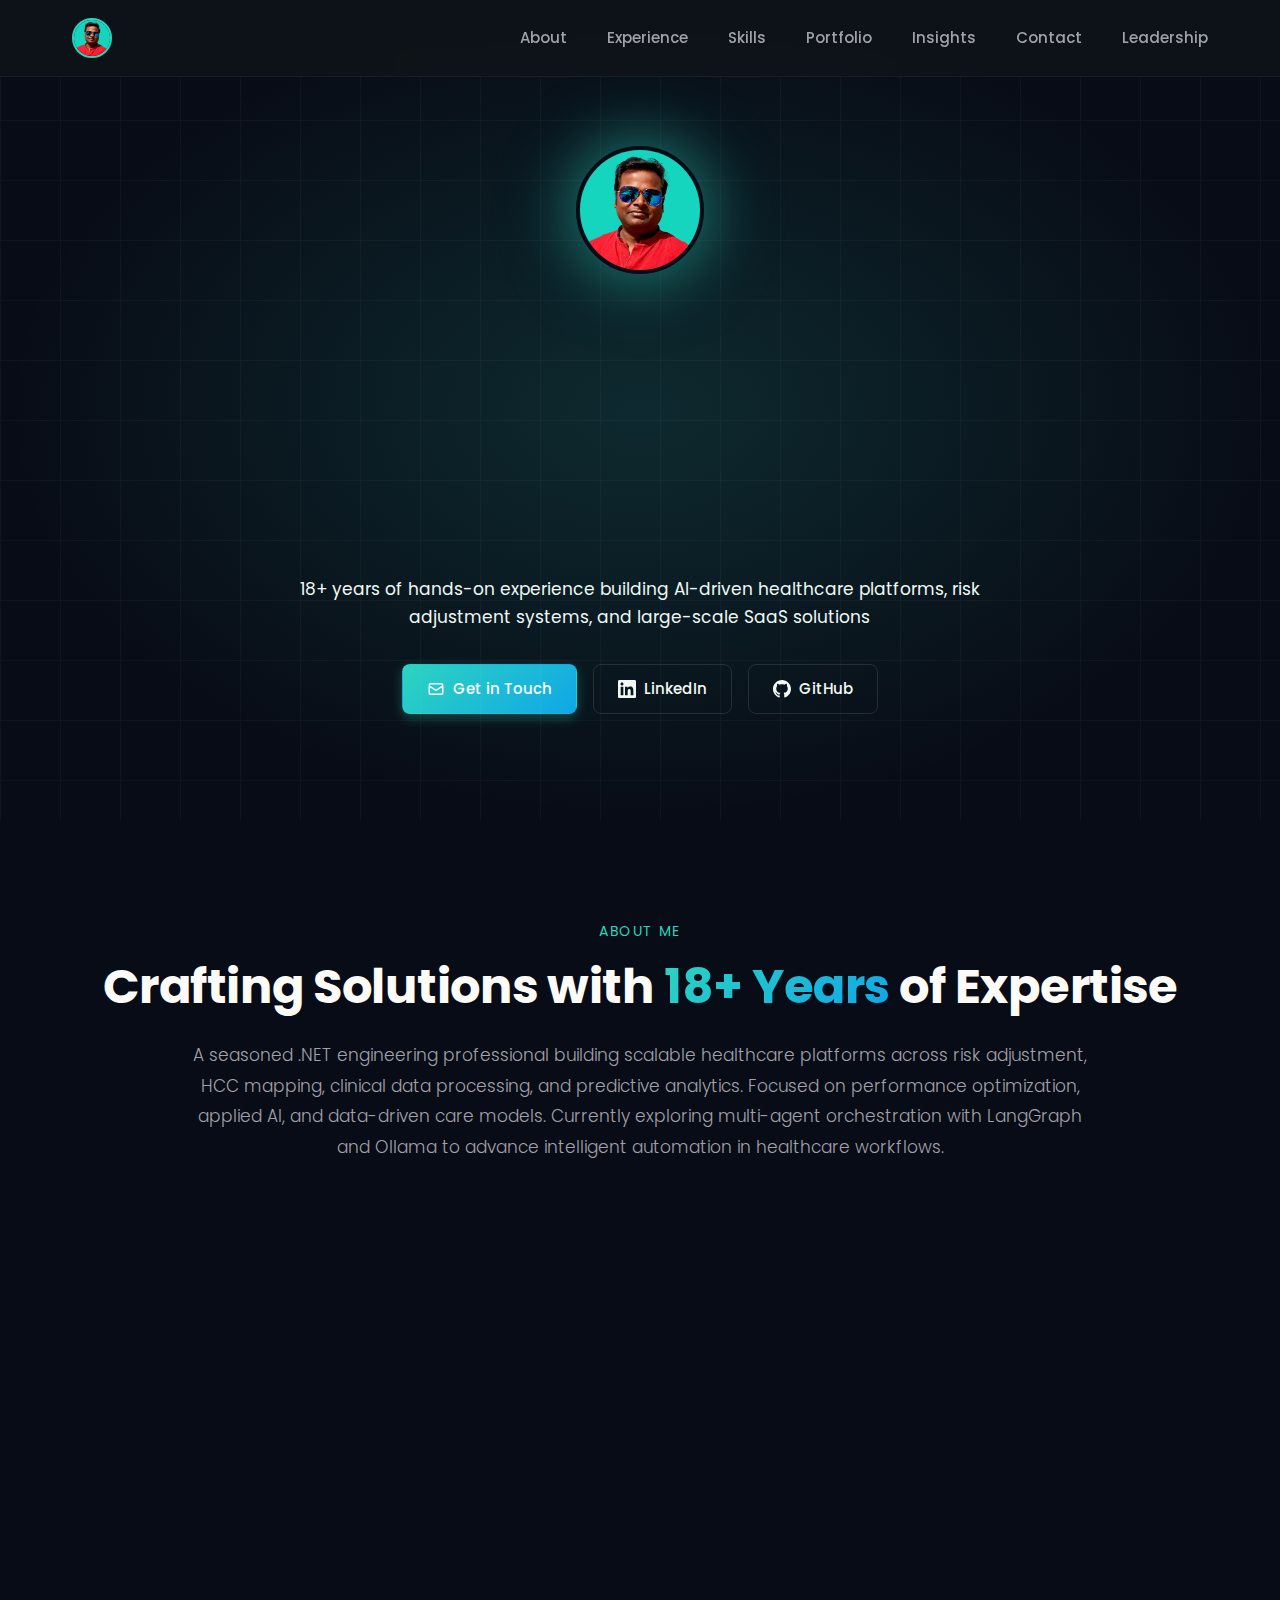
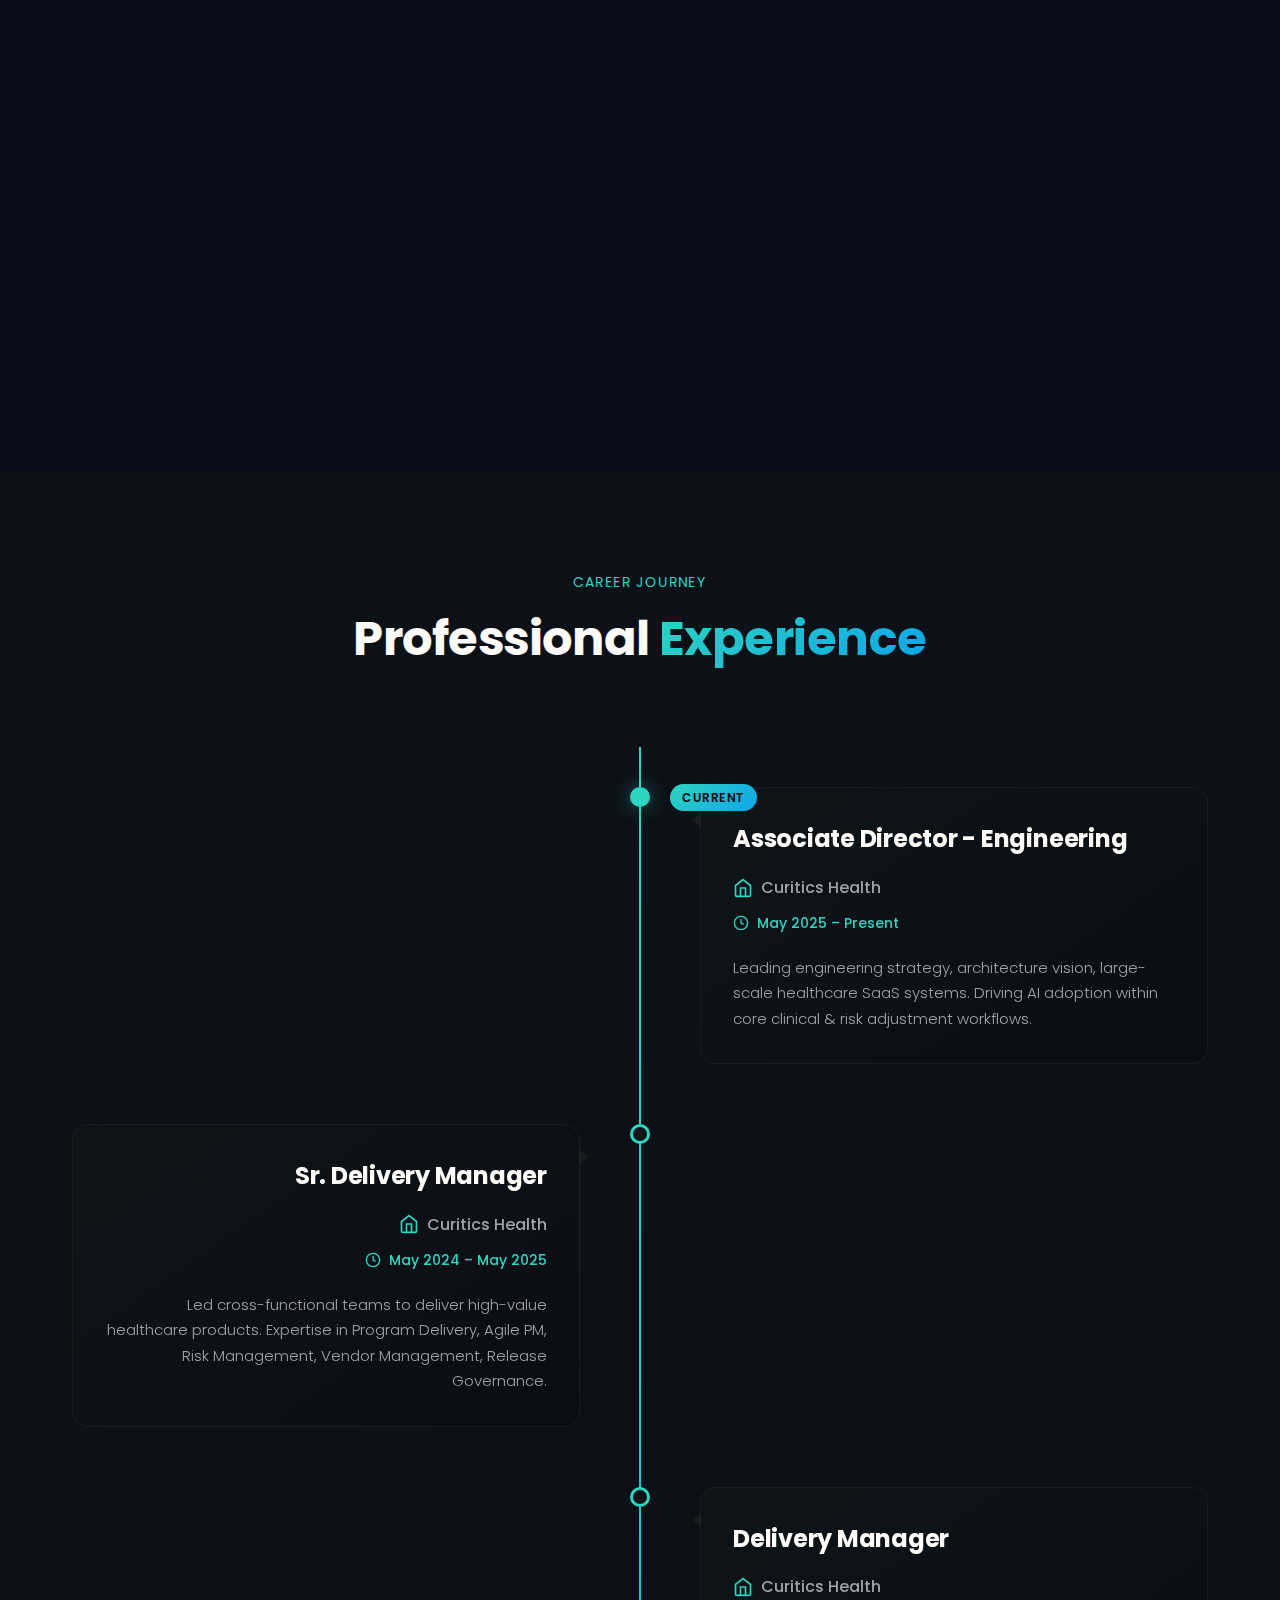
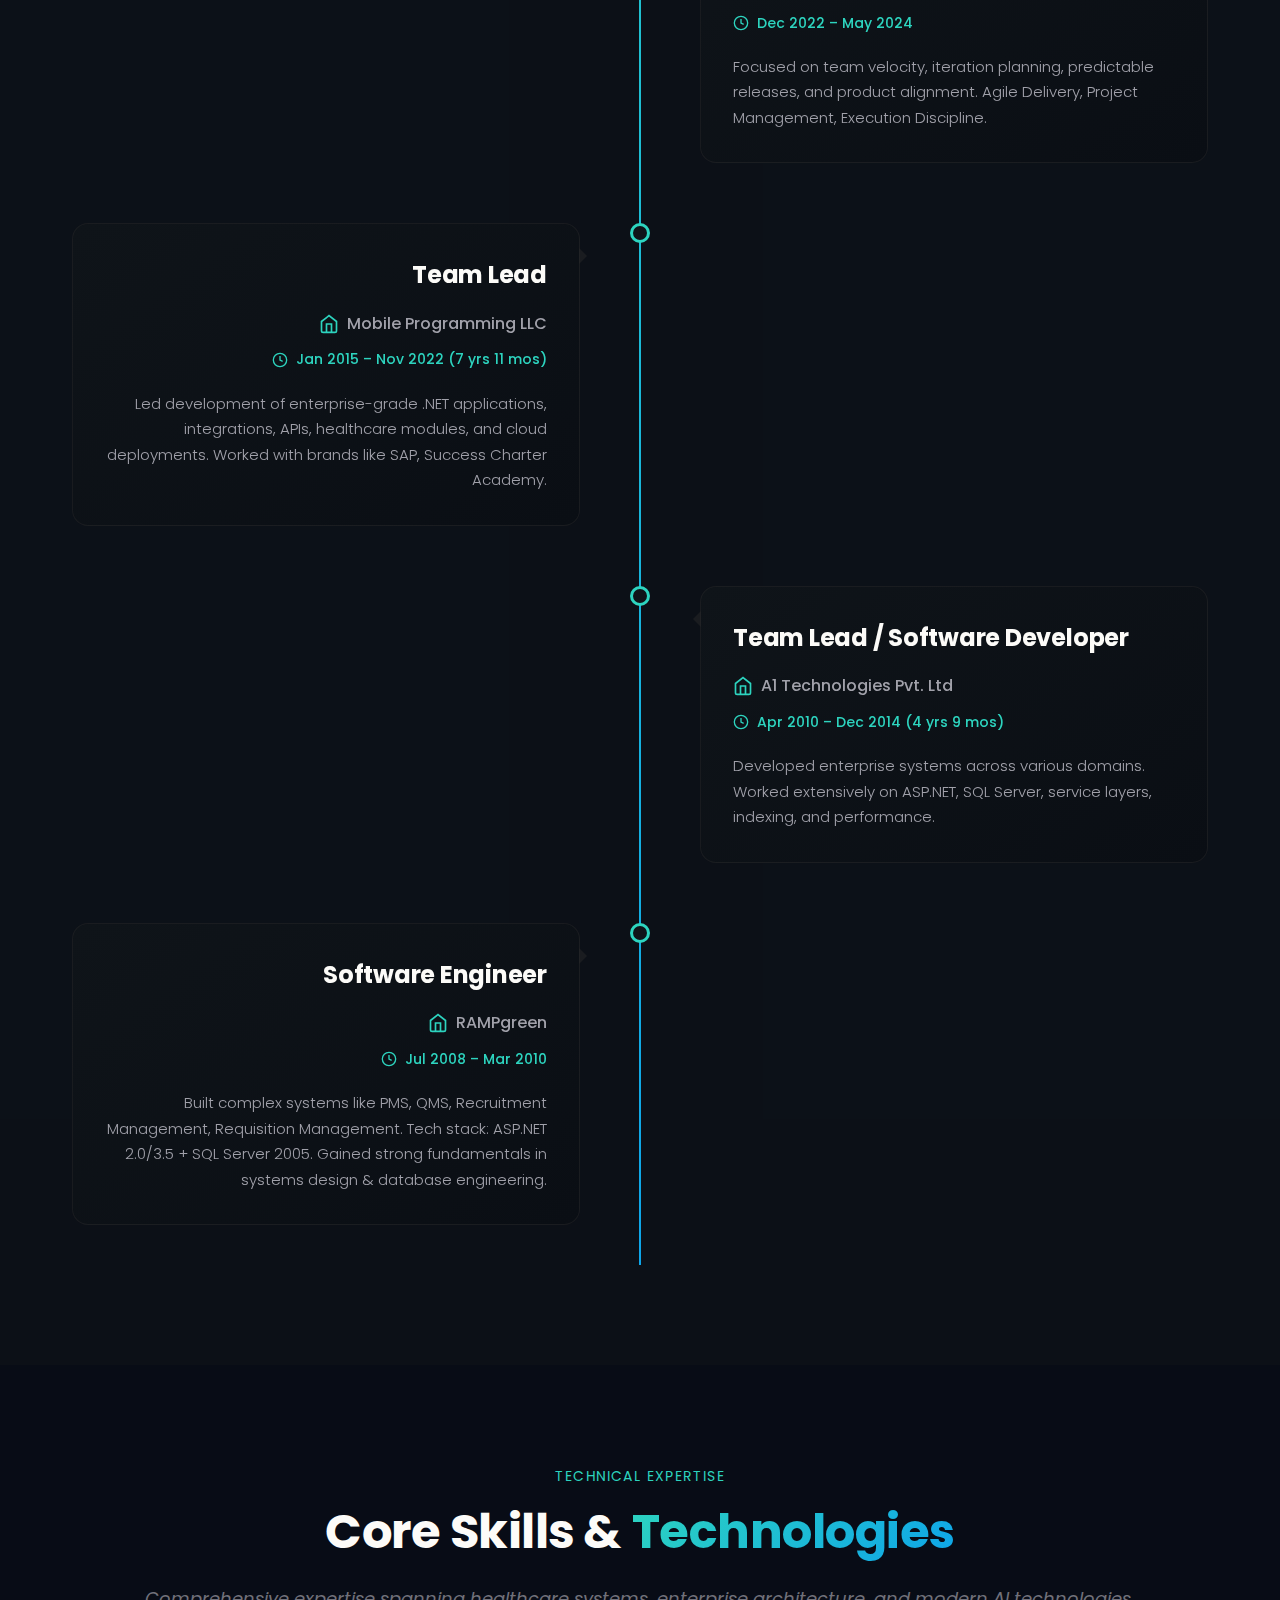
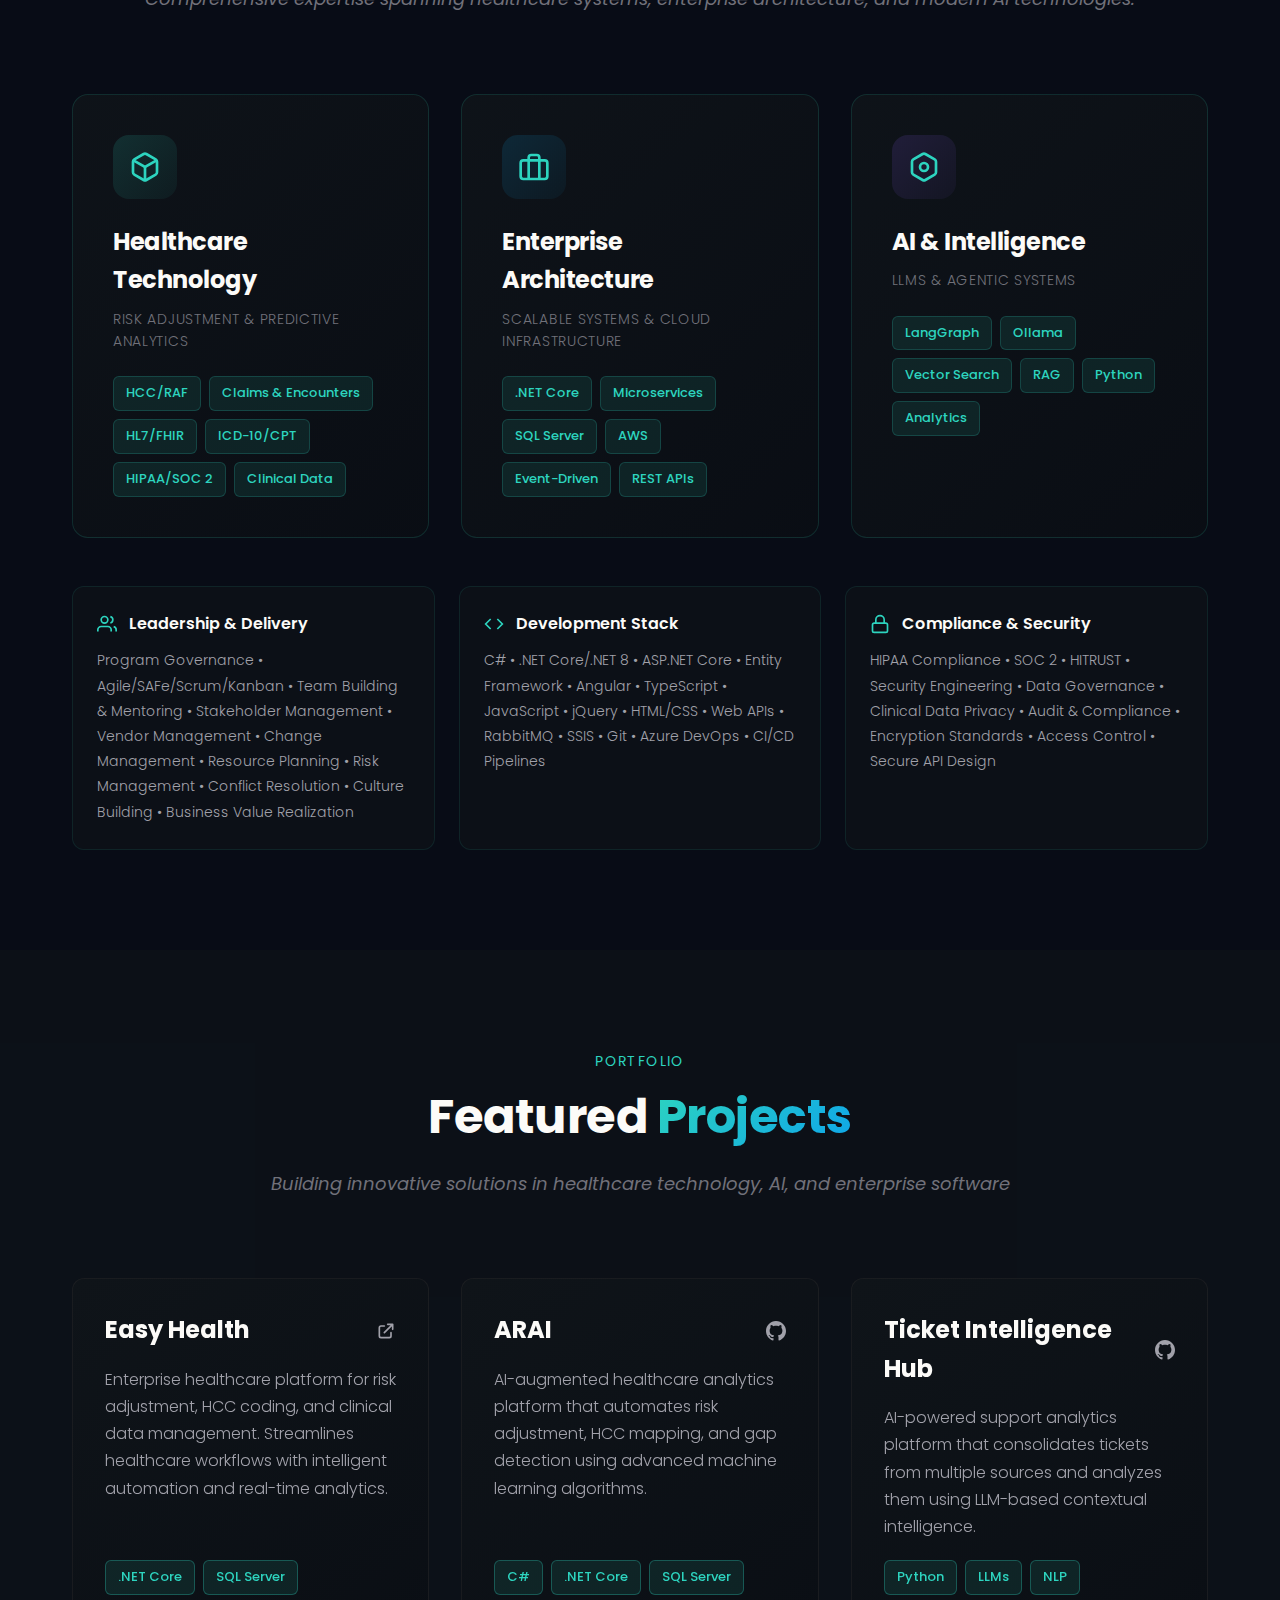
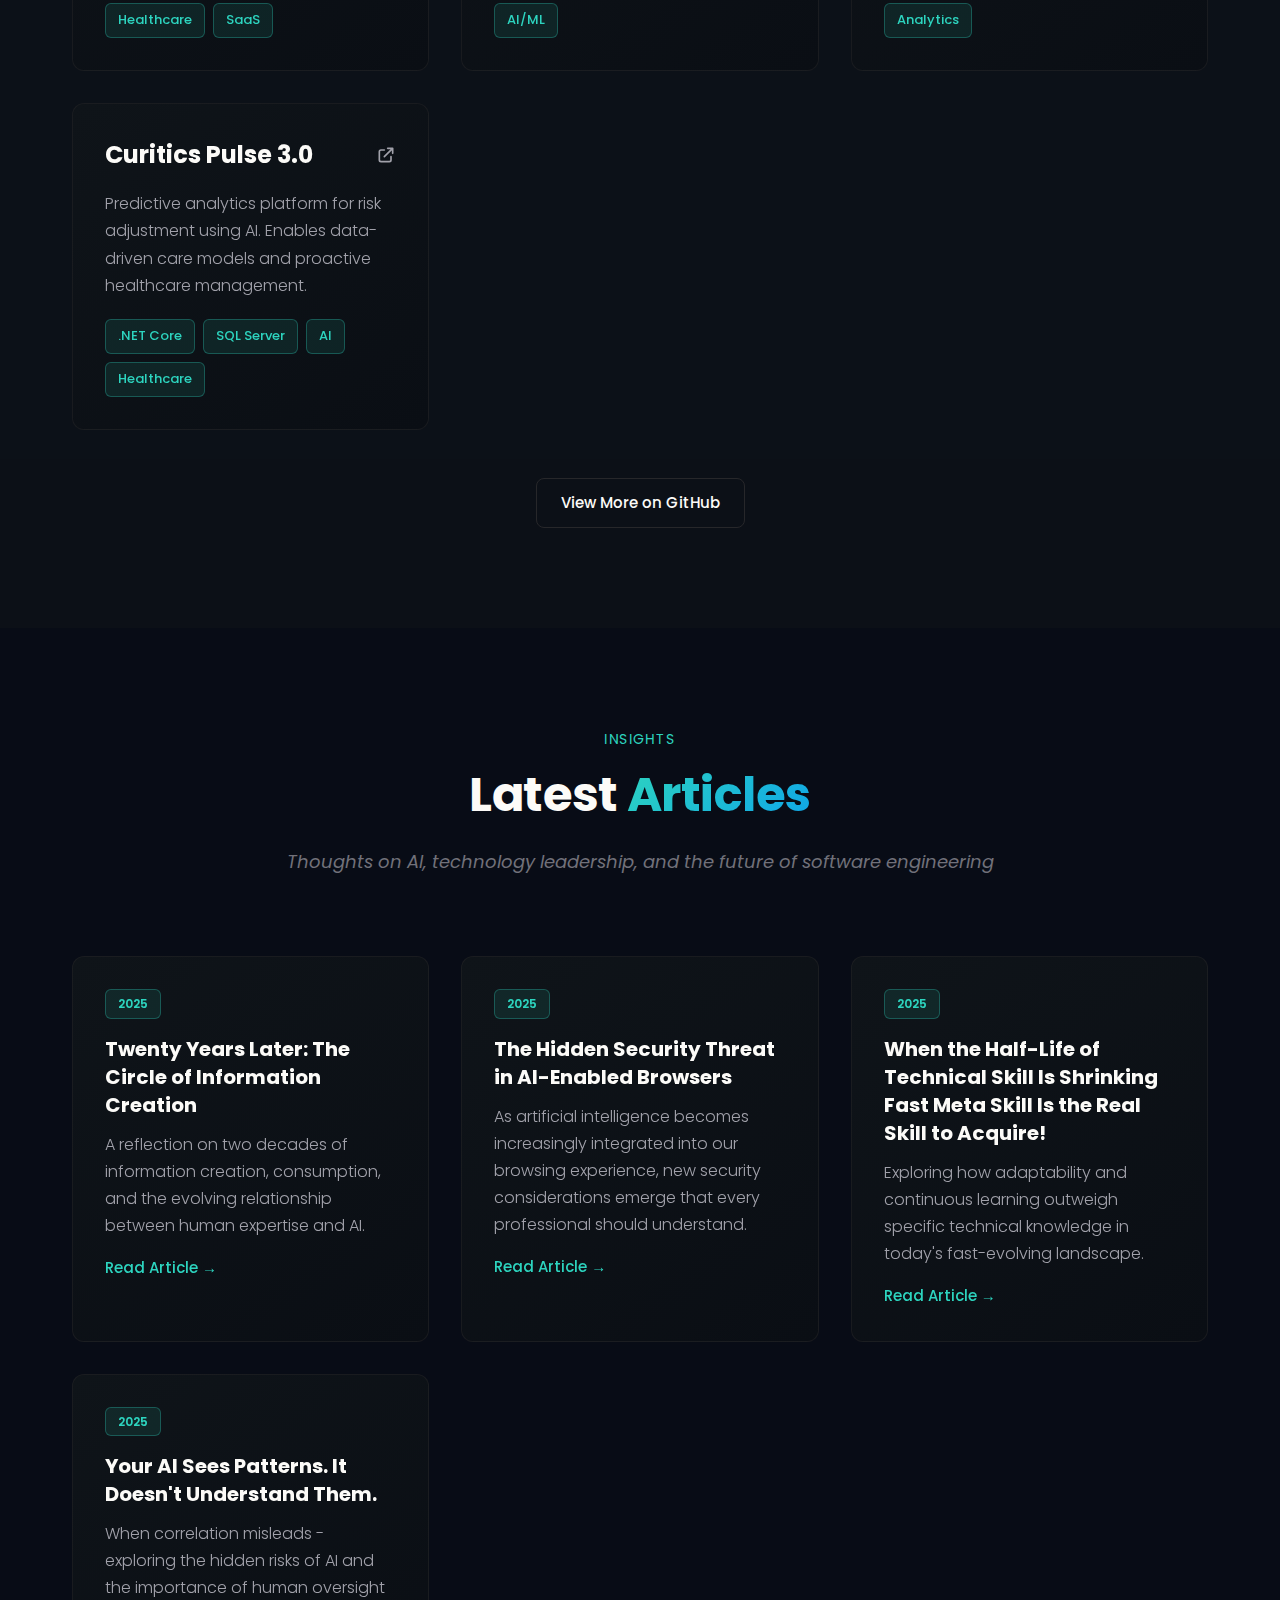
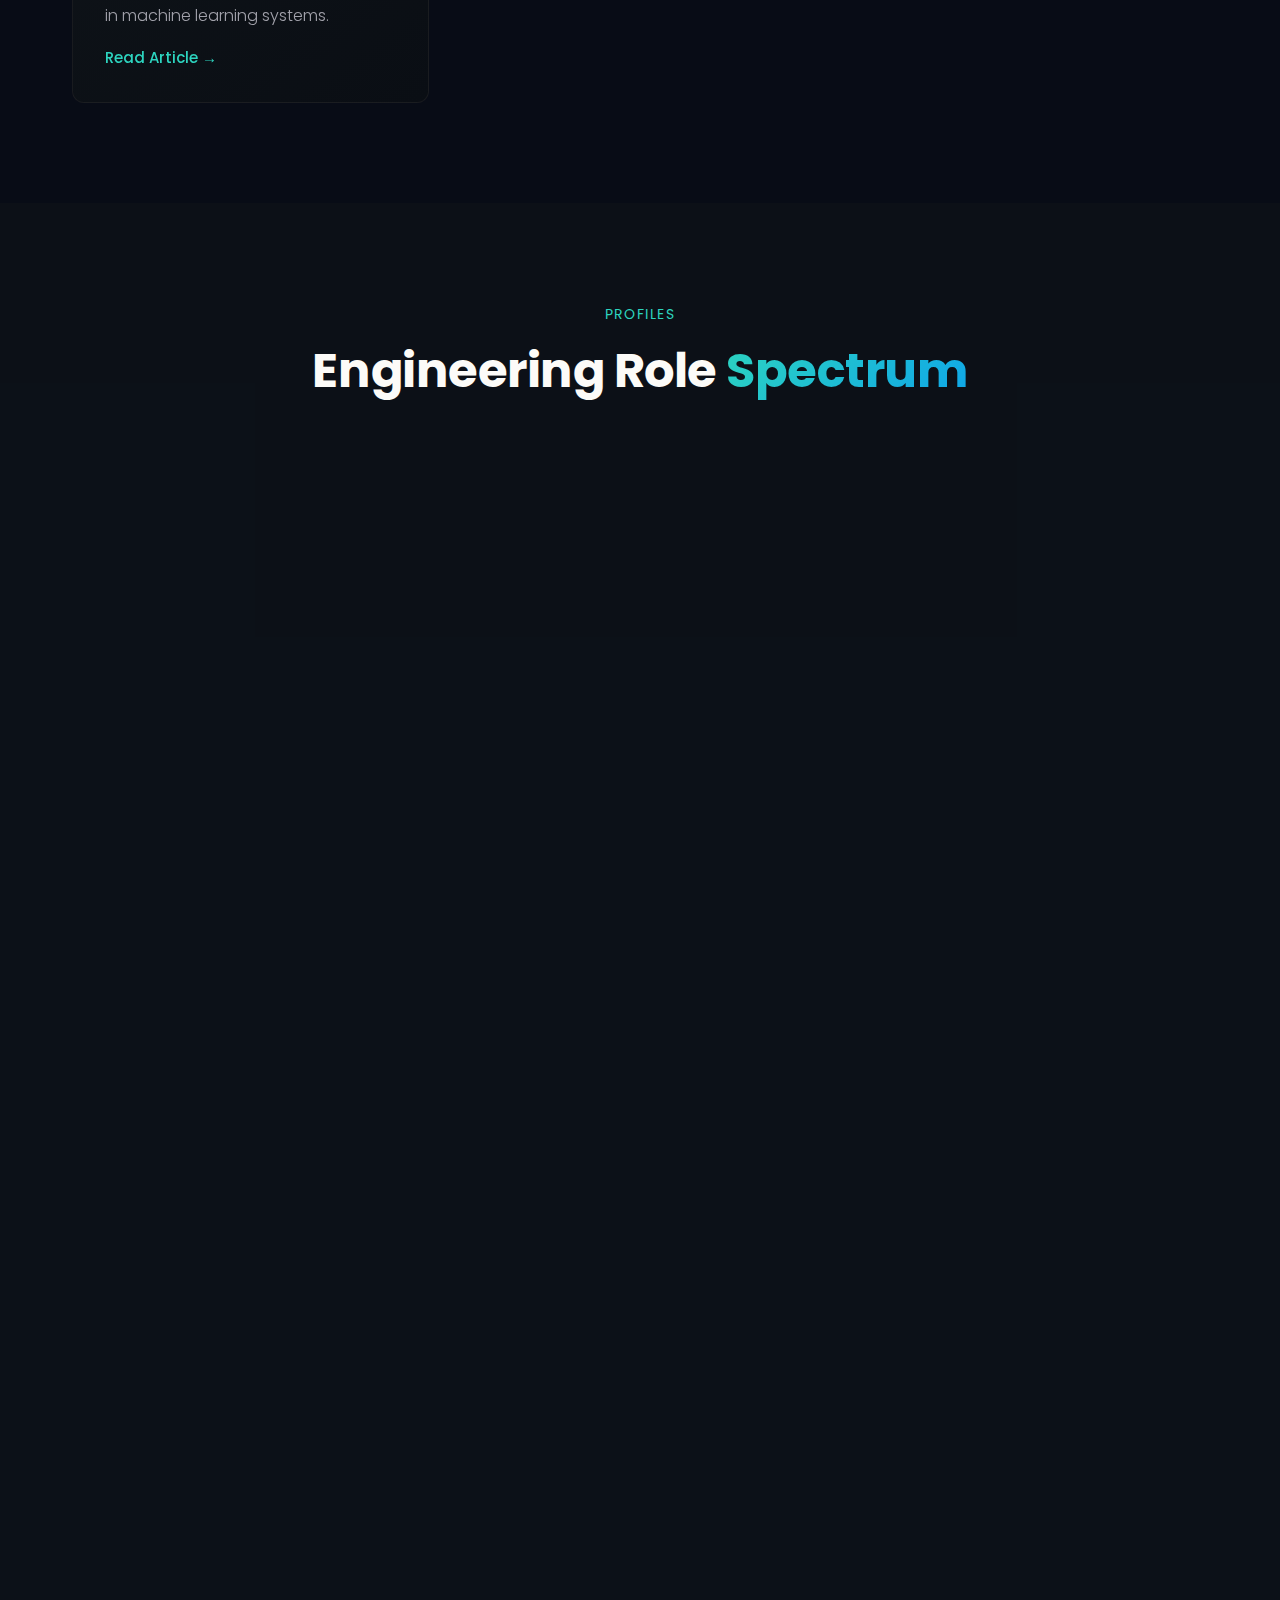
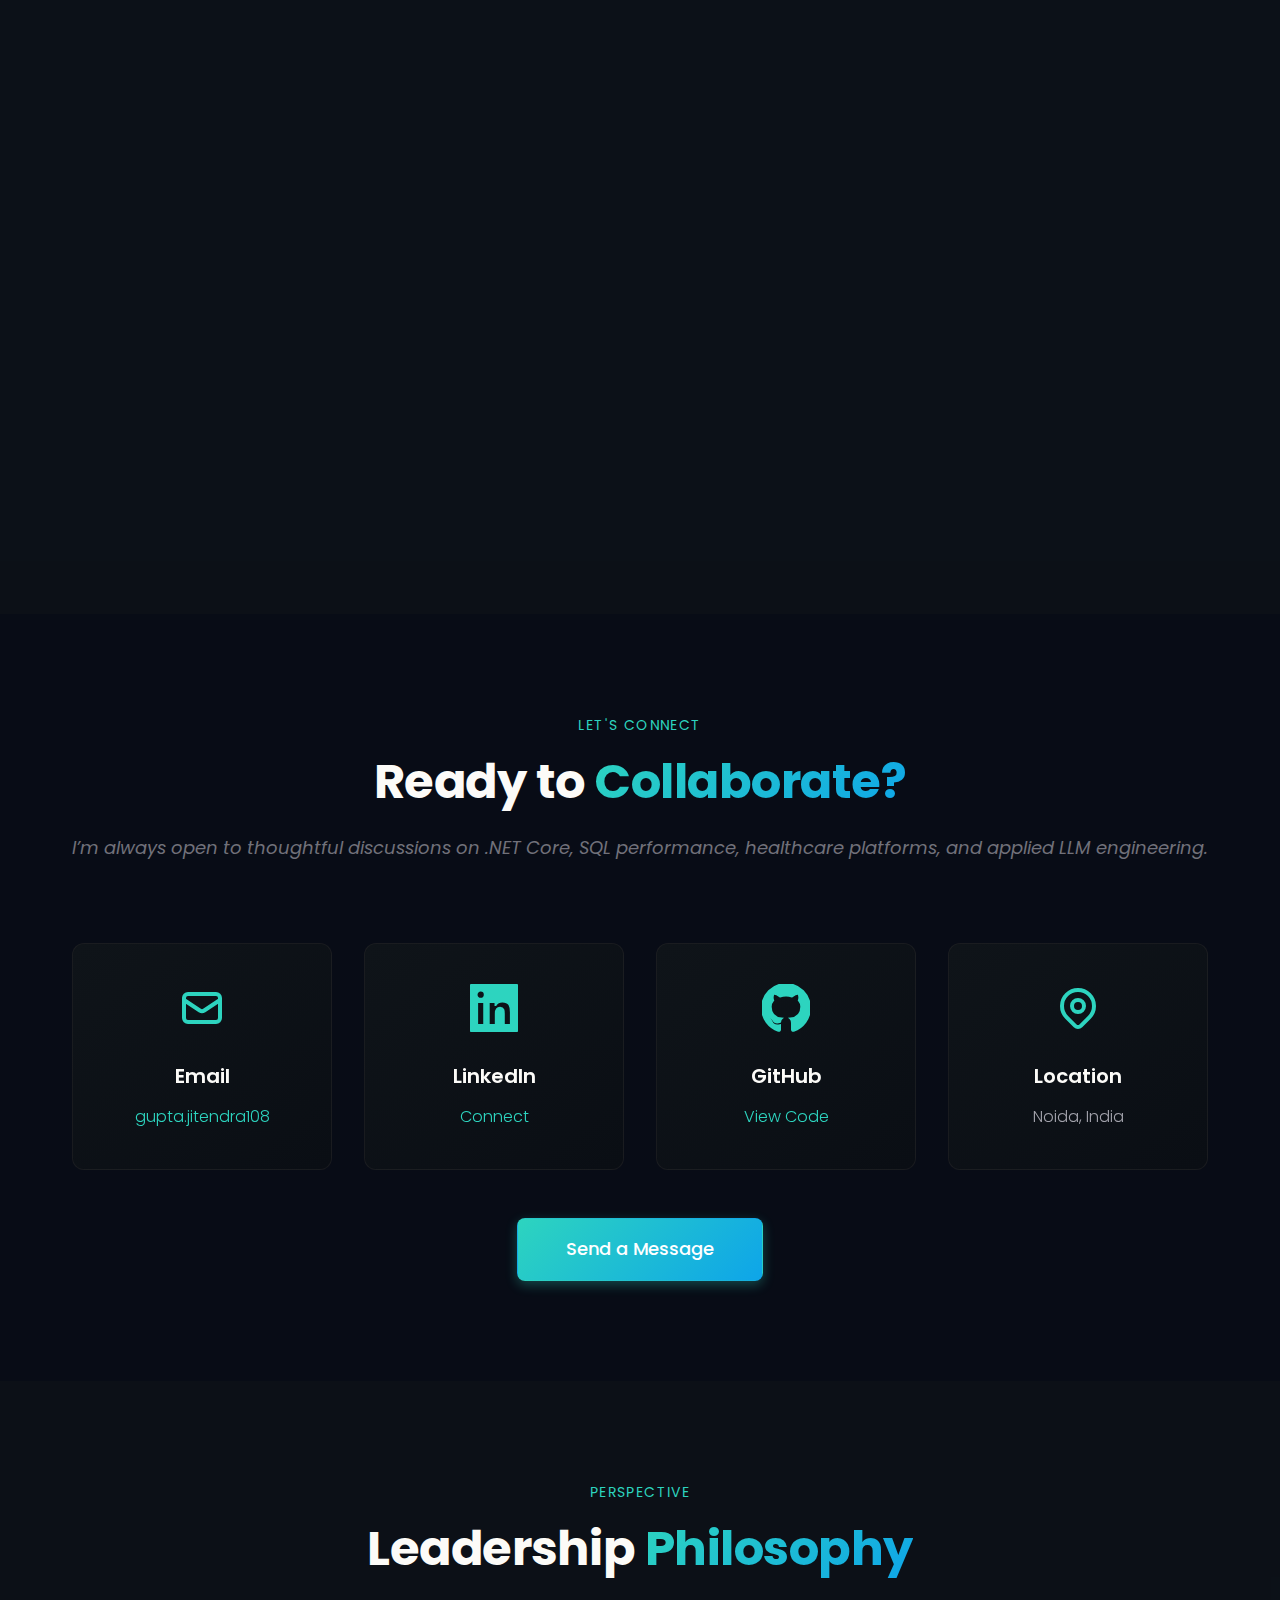
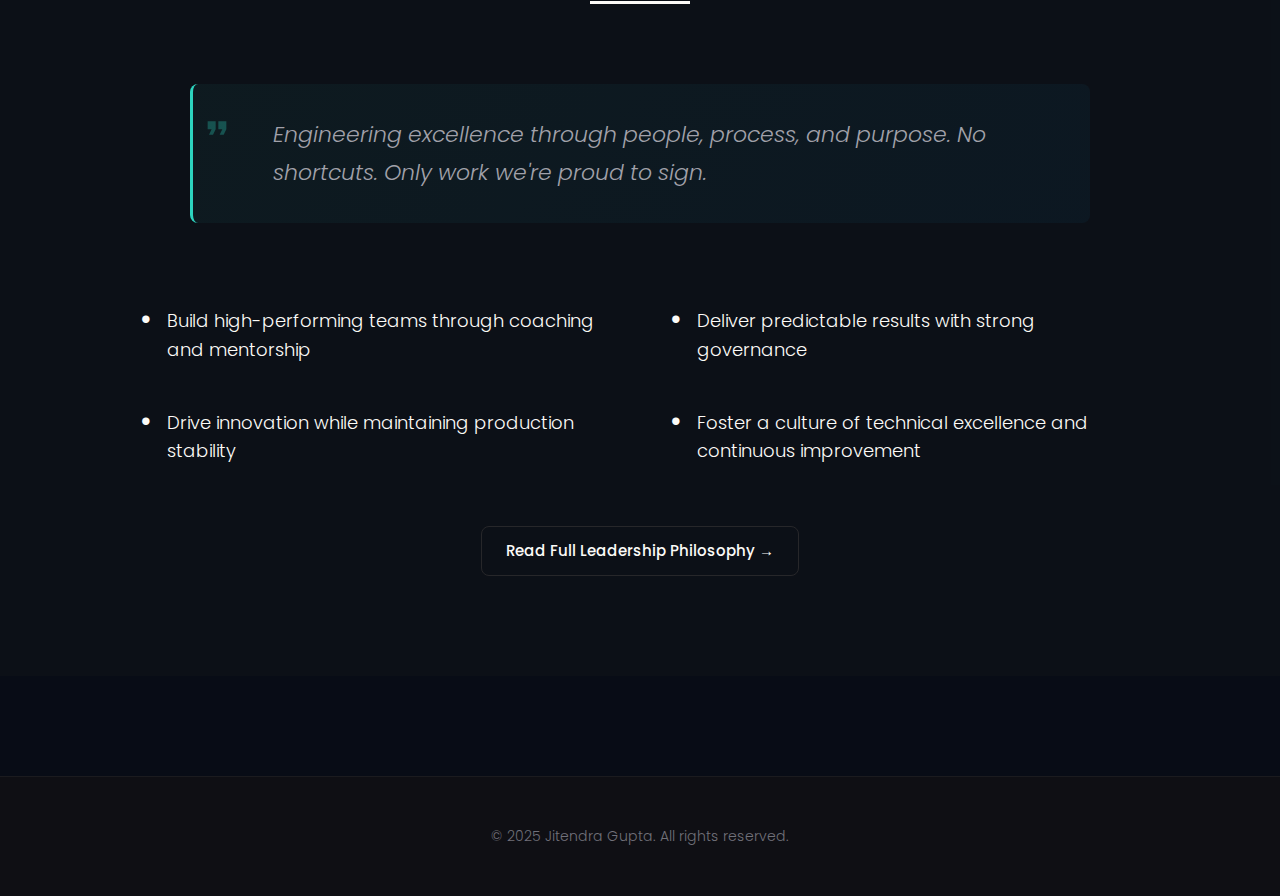
<file: index.html>
<!doctype html>
<html lang="en">

<head>
    <meta charset="UTF-8" />
    <meta name="viewport" content="width=device-width, initial-scale=1.0" />
    <title>Jitendra Gupta | Associate Director - Engineering</title>
    <meta name="description"
        content="Jitendra Gupta - Associate Director of Engineering at Curitics Health. 18+ years of experience in .NET, Solution Architecture, Healthcare AI, and Team Building." />
    <meta name="author" content="Jitendra Gupta" />
    <meta name="keywords"
        content="Jitendra Gupta, Software Engineer, Solution Architect, .NET Developer, Healthcare AI, Curitics Health, Engineering Leader" />

    <meta property="og:title" content="Jitendra Gupta | Associate Director - Engineering" />
    <meta property="og:description"
        content="Associate Director of Engineering at Curitics Health. 18+ years of experience in .NET, Solution Architecture, Healthcare AI, and Team Building." />
    <meta property="og:type" content="website" />
    <meta property="og:image" content="https://lovable.dev/opengraph-image-p98pqg.png" />

    <meta name="twitter:card" content="summary_large_image" />
    <meta name="twitter:title" content="Jitendra Gupta | Associate Director - Engineering" />
    <meta name="twitter:description"
        content="Associate Director of Engineering at Curitics Health. 18+ years of experience in .NET, Solution Architecture, Healthcare AI, and Team Building." />

    <link rel="icon" type="image/png" href="/images/Jitendra%20Profile.png">
    <link rel="apple-touch-icon" href="/images/Jitendra%20Profile.png">
    <link rel="stylesheet" href="styles.css">
    <link rel="preconnect" href="https://fonts.googleapis.com">
    <link rel="preconnect" href="https://fonts.gstatic.com" crossorigin>
    <link href="https://fonts.googleapis.com/css2?family=Poppins:wght@400;500;600;700;800&display=swap"
        rel="stylesheet">
</head>

<body>
    <!-- Navigation -->
    <nav class="navbar">
        <div class="nav-container">
            <a href="#" class="nav-logo">
                <img src="images/Jitendra Profile.png" alt="Jitendra Gupta">
            </a>
            <ul class="nav-menu">
                <li><a href="#identity">About</a></li>
                <li><a href="#experience">Experience</a></li>
                <li><a href="#skills">Skills</a></li>
                <li><a href="#portfolio">Portfolio</a></li>
                <li><a href="#insights">Insights</a></li>
                <li><a href="#contact">Contact</a></li>
                <li><a href="leadership.html">Leadership</a></li>
                <!-- <li><a href="tech-deepdive.html">Tech Deep Dive</a></li>
                <li><a href="ai-lab.html">AI Lab</a></li>
                <li><a href="articles.html">Articles</a></li> -->
            </ul>
            <div class="hamburger">
                <span></span>
                <span></span>
                <span></span>
            </div>
        </div>
    </nav>

    <!-- Hero Section -->
    <section class="hero">
        <div class="hero-grid-bg"></div>
        <div class="container">
            <div class="hero-content">
                <div class="hero-image-wrapper">
                    <div class="hero-image-halo"></div>
                    <img alt="Jitendra Gupta" class="hero-image" src="images/Jitendra Profile.png">
                </div>
                <div class="hero-text">
                    <h1 class="hero-title">
                        Jitendra <span class="text-gradient">Gupta</span>
                    </h1>
                    <p class="hero-subtitle animate-fade-up" style="animation-delay: 0.3s;">Associate Director –
                        Engineering</p>
                    <p class="hero-company animate-fade-up" style="animation-delay: 0.4s;">Curitics Health | 18+ Years
                        Experience</p>
                    <p class="hero-tech animate-fade-up" style="animation-delay: 0.45s;">.NET | SQL Server | AI/ML | LLM
                        Engineering | Agentic AI</p>
                    <p class="hero-description">18+ years of hands-on experience building AI-driven healthcare
                        platforms, risk adjustment systems, and large-scale SaaS solutions</p>
                    <div class="hero-buttons">
                        <a href="mailto:gupta.jitendra108@gmail.com" class="btn-primary">
                            <svg width="18" height="18" fill="none" stroke="currentColor" viewBox="0 0 24 24" xmlns="http://www.w3.org/2000/svg">
                                <path stroke-linecap="round" stroke-linejoin="round" stroke-width="2" d="M3 8l7.89 5.26a2 2 0 002.22 0L21 8M5 19h14a2 2 0 002-2V7a2 2 0 00-2-2H5a2 2 0 00-2 2v10a2 2 0 002 2z"></path>
                            </svg>
                            Get in Touch
                        </a>
                        <a href="https://www.linkedin.com/in/jitendra-gupta-34862120/" target="_blank"
                            class="btn-secondary">
                            <svg width="18" height="18" fill="currentColor" viewBox="0 0 24 24" xmlns="http://www.w3.org/2000/svg">
                                <path d="M20.447 20.452h-3.554v-5.569c0-1.328-.027-3.037-1.852-3.037-1.853 0-2.136 1.445-2.136 2.939v5.667H9.351V9h3.414v1.561h.046c.477-.9 1.637-1.85 3.37-1.85 3.601 0 4.267 2.37 4.267 5.455v6.286zM5.337 7.433c-1.144 0-2.063-.926-2.063-2.065 0-1.138.92-2.063 2.063-2.063 1.14 0 2.064.925 2.064 2.063 0 1.139-.925 2.065-2.064 2.065zm1.782 13.019H3.555V9h3.564v11.452zM22.225 0H1.771C.792 0 0 .774 0 1.729v20.542C0 23.227.792 24 1.771 24h20.451C23.2 24 24 23.227 24 22.271V1.729C24 .774 23.2 0 22.222 0h.003z"/>
                            </svg>
                            LinkedIn
                        </a>
                        <a href="https://github.com/Jitu108" target="_blank" class="btn-secondary">
                            <svg width="18" height="18" fill="currentColor" viewBox="0 0 24 24" xmlns="http://www.w3.org/2000/svg">
                                <path d="M12 0c-6.626 0-12 5.373-12 12 0 5.302 3.438 9.8 8.207 11.387.599.111.793-.261.793-.577v-2.234c-3.338.726-4.033-1.416-4.033-1.416-.546-1.387-1.333-1.756-1.333-1.756-1.089-.745.083-.729.083-.729 1.205.084 1.839 1.237 1.839 1.237 1.07 1.834 2.807 1.304 3.492.997.107-.775.418-1.305.762-1.604-2.665-.305-5.467-1.334-5.467-5.931 0-1.311.469-2.381 1.236-3.221-.124-.303-.535-1.524.117-3.176 0 0 1.008-.322 3.301 1.23.957-.266 1.983-.399 3.003-.404 1.02.005 2.047.138 3.006.404 2.291-1.552 3.297-1.23 3.297-1.23.653 1.653.242 2.874.118 3.176.77.84 1.235 1.911 1.235 3.221 0 4.609-2.807 5.624-5.479 5.921.43.372.823 1.102.823 2.222v3.293c0 .319.192.694.801.576 4.765-1.589 8.199-6.086 8.199-11.386 0-6.627-5.373-12-12-12z"/>
                            </svg>
                            GitHub
                        </a>
                    </div>
                </div>
            </div>
        </div>
    </section>

    <!-- Identity & Persona Section -->
    <section id="identity" class="section">
        <div class="container">
            <div class="section-header">
                <h3 class="section-top-title">About Me</h3>
                <h2 class="about-me-subtitle">Crafting Solutions with <span class="text-gradient">18+ Years</span> of
                    Expertise</h2>
                <p class="about-me-description">
                    A seasoned .NET engineering professional building scalable healthcare platforms across risk adjustment, HCC mapping, clinical data processing, and predictive analytics. Focused on performance optimization, applied AI, and data-driven care models. Currently exploring multi-agent orchestration with LangGraph and Ollama to advance intelligent automation in healthcare workflows.

                </p>
            </div>

            <!-- About Me Card -->
            <div class="content-card elegant-card">
                <div class="card-header-elegant">
                    <div class="card-icon-wrapper">
                        <svg class="card-icon" viewBox="0 0 24 24" fill="none" stroke="currentColor" stroke-width="2">
                            <path d="M20 21v-2a4 4 0 0 0-4-4H8a4 4 0 0 0-4 4v2"></path>
                            <circle cx="12" cy="7" r="4"></circle>
                        </svg>
                    </div>
                    <h3 class="card-title-elegant">Professional Profile</h3>
                </div>
                
                <div class="card-content-elegant">
                    <p class="intro-text">
                        <strong>Jitendra Gupta</strong> — Associate Director of Engineering at Curitics Health, bringing over 18 years of progressive experience in architecting and delivering enterprise-grade healthcare technology solutions.
                    </p>

                    <div class="expertise-grid">
                        <div class="expertise-column">
                            <h4 class="expertise-heading">Technical Excellence</h4>
                            <ul class="expertise-list">
                                <li>AI-Driven Healthcare Platforms</li>
                                <li>Risk Adjustment & HCC/RAF Systems</li>
                                <li>Clinical Data Engineering</li>
                                <li>Microservices Architecture</li>
                                <li>Advanced SQL Performance Optimization</li>
                            </ul>
                        </div>

                        <div class="expertise-column">
                            <h4 class="expertise-heading">Leadership Impact</h4>
                            <ul class="expertise-list">
                                <li>Engineering Team Development</li>
                                <li>Strategic Program Delivery</li>
                                <li>Compliance & Governance (HIPAA, SOC 2)</li>
                                <li>Multi-Team Orchestration</li>
                                <li>Enterprise SaaS Delivery at Scale</li>
                            </ul>
                        </div>
                    </div>

                    <div class="core-philosophy">
                        <svg class="quote-icon" viewBox="0 0 24 24" fill="currentColor">
                            <path d="M6 17h3l2-4V7H5v6h3zm8 0h3l2-4V7h-6v6h3z"/>
                        </svg>
                        <p class="philosophy-text">
                            Combining deep technical expertise with strategic leadership to build high-performing teams and deliver mission-critical healthcare solutions that drive measurable business outcomes.
                        </p>
                    </div>
                </div>
            </div>
        </div>
    </section>

    <!-- Professional Experience Section -->
    <section id="experience" class="section">
        <div class="container">
            <div class="section-header">
                <h3 class="section-top-title">Career Journey</h3>
                <h2 class="about-me-subtitle">Professional <span class="text-gradient">Experience</span></h2>
            </div>

            <div class="timeline">
                <!-- Timeline Item 1 - Current (Right) -->
                <div class="timeline-item timeline-right">
                    <div class="timeline-marker">
                        <div class="timeline-dot current"></div>
                        <div class="timeline-badge">Current</div>
                    </div>
                    <div class="timeline-content">
                        <h3 class="timeline-title">Associate Director - Engineering</h3>
                        <div class="timeline-company">
                            <svg class="company-icon" viewBox="0 0 24 24" fill="none" stroke="currentColor" stroke-width="2">
                                <path d="M3 9l9-7 9 7v11a2 2 0 0 1-2 2H5a2 2 0 0 1-2-2z"></path>
                                <polyline points="9 22 9 12 15 12 15 22"></polyline>
                            </svg>
                            <span>Curitics Health</span>
                        </div>
                        <div class="timeline-period">
                            <svg class="period-icon" viewBox="0 0 24 24" fill="none" stroke="currentColor" stroke-width="2">
                                <circle cx="12" cy="12" r="10"></circle>
                                <polyline points="12 6 12 12 16 14"></polyline>
                            </svg>
                            <span>May 2025 – Present</span>
                        </div>
                        <p class="timeline-description">Leading engineering strategy, architecture vision, large-scale healthcare SaaS systems. Driving AI adoption within core clinical & risk adjustment workflows.</p>
                    </div>
                </div>

                <!-- Timeline Item 2 - Sr. Delivery Manager (Left) -->
                <div class="timeline-item timeline-left">
                    <div class="timeline-marker">
                        <div class="timeline-dot"></div>
                    </div>
                    <div class="timeline-content">
                        <h3 class="timeline-title">Sr. Delivery Manager</h3>
                        <div class="timeline-company">
                            <svg class="company-icon" viewBox="0 0 24 24" fill="none" stroke="currentColor" stroke-width="2">
                                <path d="M3 9l9-7 9 7v11a2 2 0 0 1-2 2H5a2 2 0 0 1-2-2z"></path>
                                <polyline points="9 22 9 12 15 12 15 22"></polyline>
                            </svg>
                            <span>Curitics Health</span>
                        </div>
                        <div class="timeline-period">
                            <svg class="period-icon" viewBox="0 0 24 24" fill="none" stroke="currentColor" stroke-width="2">
                                <circle cx="12" cy="12" r="10"></circle>
                                <polyline points="12 6 12 12 16 14"></polyline>
                            </svg>
                            <span>May 2024 – May 2025</span>
                        </div>
                        <p class="timeline-description">Led cross-functional teams to deliver high-value healthcare products. Expertise in Program Delivery, Agile PM, Risk Management, Vendor Management, Release Governance.</p>
                    </div>
                </div>

                <!-- Timeline Item 3 - Delivery Manager (Right) -->
                <div class="timeline-item timeline-right">
                    <div class="timeline-marker">
                        <div class="timeline-dot"></div>
                    </div>
                    <div class="timeline-content">
                        <h3 class="timeline-title">Delivery Manager</h3>
                        <div class="timeline-company">
                            <svg class="company-icon" viewBox="0 0 24 24" fill="none" stroke="currentColor" stroke-width="2">
                                <path d="M3 9l9-7 9 7v11a2 2 0 0 1-2 2H5a2 2 0 0 1-2-2z"></path>
                                <polyline points="9 22 9 12 15 12 15 22"></polyline>
                            </svg>
                            <span>Curitics Health</span>
                        </div>
                        <div class="timeline-period">
                            <svg class="period-icon" viewBox="0 0 24 24" fill="none" stroke="currentColor" stroke-width="2">
                                <circle cx="12" cy="12" r="10"></circle>
                                <polyline points="12 6 12 12 16 14"></polyline>
                            </svg>
                            <span>Dec 2022 – May 2024</span>
                        </div>
                        <p class="timeline-description">Focused on team velocity, iteration planning, predictable releases, and product alignment. Agile Delivery, Project Management, Execution Discipline.</p>
                    </div>
                </div>

                <!-- Timeline Item 4 - Mobile Programming LLC (Left) -->
                <div class="timeline-item timeline-left">
                    <div class="timeline-marker">
                        <div class="timeline-dot"></div>
                    </div>
                    <div class="timeline-content">
                        <h3 class="timeline-title">Team Lead</h3>
                        <div class="timeline-company">
                            <svg class="company-icon" viewBox="0 0 24 24" fill="none" stroke="currentColor" stroke-width="2">
                                <path d="M3 9l9-7 9 7v11a2 2 0 0 1-2 2H5a2 2 0 0 1-2-2z"></path>
                                <polyline points="9 22 9 12 15 12 15 22"></polyline>
                            </svg>
                            <span>Mobile Programming LLC</span>
                        </div>
                        <div class="timeline-period">
                            <svg class="period-icon" viewBox="0 0 24 24" fill="none" stroke="currentColor" stroke-width="2">
                                <circle cx="12" cy="12" r="10"></circle>
                                <polyline points="12 6 12 12 16 14"></polyline>
                            </svg>
                            <span>Jan 2015 – Nov 2022 (7 yrs 11 mos)</span>
                        </div>
                        <p class="timeline-description">Led development of enterprise-grade .NET applications, integrations, APIs, healthcare modules, and cloud deployments. Worked with brands like SAP, Success Charter Academy.</p>
                    </div>
                </div>

                <!-- Timeline Item 5 - A1 Technologies (Right) -->
                <div class="timeline-item timeline-right">
                    <div class="timeline-marker">
                        <div class="timeline-dot"></div>
                    </div>
                    <div class="timeline-content">
                        <h3 class="timeline-title">Team Lead / Software Developer</h3>
                        <div class="timeline-company">
                            <svg class="company-icon" viewBox="0 0 24 24" fill="none" stroke="currentColor" stroke-width="2">
                                <path d="M3 9l9-7 9 7v11a2 2 0 0 1-2 2H5a2 2 0 0 1-2-2z"></path>
                                <polyline points="9 22 9 12 15 12 15 22"></polyline>
                            </svg>
                            <span>A1 Technologies Pvt. Ltd</span>
                        </div>
                        <div class="timeline-period">
                            <svg class="period-icon" viewBox="0 0 24 24" fill="none" stroke="currentColor" stroke-width="2">
                                <circle cx="12" cy="12" r="10"></circle>
                                <polyline points="12 6 12 12 16 14"></polyline>
                            </svg>
                            <span>Apr 2010 – Dec 2014 (4 yrs 9 mos)</span>
                        </div>
                        <p class="timeline-description">Developed enterprise systems across various domains. Worked extensively on ASP.NET, SQL Server, service layers, indexing, and performance.</p>
                    </div>
                </div>

                <!-- Timeline Item 6 - RAMPgreen (Left) -->
                <div class="timeline-item timeline-left">
                    <div class="timeline-marker">
                        <div class="timeline-dot"></div>
                    </div>
                    <div class="timeline-content">
                        <h3 class="timeline-title">Software Engineer</h3>
                        <div class="timeline-company">
                            <svg class="company-icon" viewBox="0 0 24 24" fill="none" stroke="currentColor" stroke-width="2">
                                <path d="M3 9l9-7 9 7v11a2 2 0 0 1-2 2H5a2 2 0 0 1-2-2z"></path>
                                <polyline points="9 22 9 12 15 12 15 22"></polyline>
                            </svg>
                            <span>RAMPgreen</span>
                        </div>
                        <div class="timeline-period">
                            <svg class="period-icon" viewBox="0 0 24 24" fill="none" stroke="currentColor" stroke-width="2">
                                <circle cx="12" cy="12" r="10"></circle>
                                <polyline points="12 6 12 12 16 14"></polyline>
                            </svg>
                            <span>Jul 2008 – Mar 2010</span>
                        </div>
                        <p class="timeline-description">Built complex systems like PMS, QMS, Recruitment Management, Requisition Management. Tech stack: ASP.NET 2.0/3.5 + SQL Server 2005. Gained strong fundamentals in systems design & database engineering.</p>
                    </div>
                </div>
            </div>
        </div>
    </section>

    <!-- Core Skills & Expertise Section -->
    <section id="skills" class="section">
        <div class="container">
            <div class="section-header">
                <h3 class="section-top-title">Technical Expertise</h3>
                <h2 class="about-me-subtitle">Core Skills & <span class="text-gradient">Technologies</span></h2>
                <p class="section-subtitle">Comprehensive expertise spanning healthcare systems, enterprise architecture, and modern AI technologies.</p>
            </div>

            <div class="skills-elegant-grid">
                <!-- Primary Skills - Featured -->
                <div class="skill-featured-card">
                    <div class="skill-icon-wrapper primary">
                        <svg class="skill-icon" viewBox="0 0 24 24" fill="none" stroke="currentColor" stroke-width="2">
                            <path d="M21 16V8a2 2 0 0 0-1-1.73l-7-4a2 2 0 0 0-2 0l-7 4A2 2 0 0 0 3 8v8a2 2 0 0 0 1 1.73l7 4a2 2 0 0 0 2 0l7-4A2 2 0 0 0 21 16z"></path>
                            <polyline points="3.27 6.96 12 12.01 20.73 6.96"></polyline>
                            <line x1="12" y1="22.08" x2="12" y2="12"></line>
                        </svg>
                    </div>
                    <h3 class="skill-featured-title">Healthcare Technology</h3>
                    <p class="skill-featured-desc">Risk Adjustment & Predictive Analytics</p>
                    <div class="skill-tags-modern">
                        <span class="skill-tag">HCC/RAF</span>
                        <span class="skill-tag">Claims & Encounters</span>
                        <span class="skill-tag">HL7/FHIR</span>
                        <span class="skill-tag">ICD-10/CPT</span>
                        <span class="skill-tag">HIPAA/SOC 2</span>
                        <span class="skill-tag">Clinical Data</span>
                    </div>
                </div>

                <div class="skill-featured-card">
                    <div class="skill-icon-wrapper secondary">
                        <svg class="skill-icon" viewBox="0 0 24 24" fill="none" stroke="currentColor" stroke-width="2">
                            <rect x="2" y="7" width="20" height="14" rx="2" ry="2"></rect>
                            <path d="M16 21V5a2 2 0 0 0-2-2h-4a2 2 0 0 0-2 2v16"></path>
                        </svg>
                    </div>
                    <h3 class="skill-featured-title">Enterprise Architecture</h3>
                    <p class="skill-featured-desc">Scalable Systems & Cloud Infrastructure</p>
                    <div class="skill-tags-modern">
                        <span class="skill-tag">.NET Core</span>
                        <span class="skill-tag">Microservices</span>
                        <span class="skill-tag">SQL Server</span>
                        <span class="skill-tag">AWS</span>
                        <span class="skill-tag">Event-Driven</span>
                        <span class="skill-tag">REST APIs</span>
                    </div>
                </div>

                <div class="skill-featured-card">
                    <div class="skill-icon-wrapper tertiary">
                        <svg class="skill-icon" viewBox="0 0 24 24" fill="none" stroke="currentColor" stroke-width="2">
                            <path d="M21 16V8a2 2 0 0 0-1-1.73l-7-4a2 2 0 0 0-2 0l-7 4A2 2 0 0 0 3 8v8a2 2 0 0 0 1 1.73l7 4a2 2 0 0 0 2 0l7-4A2 2 0 0 0 21 16z"></path>
                            <circle cx="12" cy="12" r="3"></circle>
                        </svg>
                    </div>
                    <h3 class="skill-featured-title">AI & Intelligence</h3>
                    <p class="skill-featured-desc">LLMs & Agentic Systems</p>
                    <div class="skill-tags-modern">
                        <span class="skill-tag">LangGraph</span>
                        <span class="skill-tag">Ollama</span>
                        <span class="skill-tag">Vector Search</span>
                        <span class="skill-tag">RAG</span>
                        <span class="skill-tag">Python</span>
                        <span class="skill-tag">Analytics</span>
                    </div>
                </div>
            </div>

            <!-- Secondary Skills Grid -->
            <div class="skills-secondary-grid">
                <div class="skill-compact-card">
                    <h4 class="skill-compact-title">
                        <svg class="skill-compact-icon" viewBox="0 0 24 24" fill="none" stroke="currentColor" stroke-width="2">
                            <path d="M17 21v-2a4 4 0 0 0-4-4H5a4 4 0 0 0-4 4v2"></path>
                            <circle cx="9" cy="7" r="4"></circle>
                            <path d="M23 21v-2a4 4 0 0 0-3-3.87"></path>
                            <path d="M16 3.13a4 4 0 0 1 0 7.75"></path>
                        </svg>
                        Leadership & Delivery
                    </h4>
                    <p class="skill-compact-list">Program Governance • Agile/SAFe/Scrum/Kanban • Team Building & Mentoring • Stakeholder Management • Vendor Management • Change Management • Resource Planning • Risk Management • Conflict Resolution • Culture Building • Business Value Realization</p>
                </div>

                <div class="skill-compact-card">
                    <h4 class="skill-compact-title">
                        <svg class="skill-compact-icon" viewBox="0 0 24 24" fill="none" stroke="currentColor" stroke-width="2">
                            <polyline points="16 18 22 12 16 6"></polyline>
                            <polyline points="8 6 2 12 8 18"></polyline>
                        </svg>
                        Development Stack
                    </h4>
                    <p class="skill-compact-list">C# • .NET Core/.NET 8 • ASP.NET Core • Entity Framework • Angular • TypeScript • JavaScript • jQuery • HTML/CSS • Web APIs • RabbitMQ • SSIS • Git • Azure DevOps • CI/CD Pipelines</p>
                </div>

                <div class="skill-compact-card">
                    <h4 class="skill-compact-title">
                        <svg class="skill-compact-icon" viewBox="0 0 24 24" fill="none" stroke="currentColor" stroke-width="2">
                            <rect x="3" y="11" width="18" height="11" rx="2" ry="2"></rect>
                            <path d="M7 11V7a5 5 0 0 1 10 0v4"></path>
                        </svg>
                        Compliance & Security
                    </h4>
                    <p class="skill-compact-list">HIPAA Compliance • SOC 2 • HITRUST • Security Engineering • Data Governance • Clinical Data Privacy • Audit & Compliance • Encryption Standards • Access Control • Secure API Design</p>
                </div>
            </div>
        </div>
    </section>

    <!-- Portfolio Section -->
    <section id="portfolio" class="section">
        <div class="container">
            <div class="section-header">
                <h3 class="section-top-title">Portfolio</h3>
                <h2 class="about-me-subtitle">Featured <span class="text-gradient">Projects</span></h2>
                <p class="section-subtitle">Building innovative solutions in healthcare technology, AI, and enterprise software</p>
            </div>

            <div class="portfolio-grid">
                <div class="portfolio-card">
                    <div class="portfolio-header">
                        <h3 class="portfolio-title">Easy Health</h3>
                        <a href="https://easyhealth.curiticshealth.com/" target="_blank" class="portfolio-link">
                            <svg fill="none" stroke="currentColor" viewBox="0 0 24 24" xmlns="http://www.w3.org/2000/svg" width="20" height="20">
                                <path stroke-linecap="round" stroke-linejoin="round" stroke-width="2" d="M10 6H6a2 2 0 00-2 2v10a2 2 0 002 2h10a2 2 0 002-2v-4M14 4h6m0 0v6m0-6L10 14"></path>
                            </svg>
                        </a>
                    </div>
                    <p class="portfolio-description">Enterprise healthcare platform for risk adjustment, HCC coding, and clinical data management. Streamlines healthcare workflows with intelligent automation and real-time analytics.</p>
                    <div class="portfolio-tags">
                        <span class="tag">.NET Core</span>
                        <span class="tag">SQL Server</span>
                        <span class="tag">Healthcare</span>
                        <span class="tag">SaaS</span>
                    </div>
                </div>

                <div class="portfolio-card">
                    <div class="portfolio-header">
                        <h3 class="portfolio-title">ARAI</h3>
                        <a href="https://github.com/Jitu108/arai" target="_blank" class="portfolio-link">
                            <svg fill="currentColor" viewBox="0 0 24 24" xmlns="http://www.w3.org/2000/svg" width="20" height="20">
                                <path d="M12 0c-6.626 0-12 5.373-12 12 0 5.302 3.438 9.8 8.207 11.387.599.111.793-.261.793-.577v-2.234c-3.338.726-4.033-1.416-4.033-1.416-.546-1.387-1.333-1.756-1.333-1.756-1.089-.745.083-.729.083-.729 1.205.084 1.839 1.237 1.839 1.237 1.07 1.834 2.807 1.304 3.492.997.107-.775.418-1.305.762-1.604-2.665-.305-5.467-1.334-5.467-5.931 0-1.311.469-2.381 1.236-3.221-.124-.303-.535-1.524.117-3.176 0 0 1.008-.322 3.301 1.23.957-.266 1.983-.399 3.003-.404 1.02.005 2.047.138 3.006.404 2.291-1.552 3.297-1.23 3.297-1.23.653 1.653.242 2.874.118 3.176.77.84 1.235 1.911 1.235 3.221 0 4.609-2.807 5.624-5.479 5.921.43.372.823 1.102.823 2.222v3.293c0 .319.192.694.801.576 4.765-1.589 8.199-6.086 8.199-11.386 0-6.627-5.373-12-12-12z"/>
                            </svg>
                        </a>
                    </div>
                    <p class="portfolio-description">AI-augmented healthcare analytics platform that automates risk adjustment, HCC mapping, and gap detection using advanced machine learning algorithms.</p>
                    <div class="portfolio-tags">
                        <span class="tag">C#</span>
                        <span class="tag">.NET Core</span>
                        <span class="tag">SQL Server</span>
                        <span class="tag">AI/ML</span>
                    </div>
                </div>

                <div class="portfolio-card">
                    <div class="portfolio-header">
                        <h3 class="portfolio-title">Ticket Intelligence Hub</h3>
                        <a href="https://github.com/Jitu108/ticket-intelligence-hub" target="_blank" class="portfolio-link">
                            <svg fill="currentColor" viewBox="0 0 24 24" xmlns="http://www.w3.org/2000/svg" width="20" height="20">
                                <path d="M12 0c-6.626 0-12 5.373-12 12 0 5.302 3.438 9.8 8.207 11.387.599.111.793-.261.793-.577v-2.234c-3.338.726-4.033-1.416-4.033-1.416-.546-1.387-1.333-1.756-1.333-1.756-1.089-.745.083-.729.083-.729 1.205.084 1.839 1.237 1.839 1.237 1.07 1.834 2.807 1.304 3.492.997.107-.775.418-1.305.762-1.604-2.665-.305-5.467-1.334-5.467-5.931 0-1.311.469-2.381 1.236-3.221-.124-.303-.535-1.524.117-3.176 0 0 1.008-.322 3.301 1.23.957-.266 1.983-.399 3.003-.404 1.02.005 2.047.138 3.006.404 2.291-1.552 3.297-1.23 3.297-1.23.653 1.653.242 2.874.118 3.176.77.84 1.235 1.911 1.235 3.221 0 4.609-2.807 5.624-5.479 5.921.43.372.823 1.102.823 2.222v3.293c0 .319.192.694.801.576 4.765-1.589 8.199-6.086 8.199-11.386 0-6.627-5.373-12-12-12z"/>
                            </svg>
                        </a>
                    </div>
                    <p class="portfolio-description">AI-powered support analytics platform that consolidates tickets from multiple sources and analyzes them using LLM-based contextual intelligence.</p>
                    <div class="portfolio-tags">
                        <span class="tag">Python</span>
                        <span class="tag">LLMs</span>
                        <span class="tag">NLP</span>
                        <span class="tag">Analytics</span>
                    </div>
                </div>

                <div class="portfolio-card">
                    <div class="portfolio-header">
                        <h3 class="portfolio-title">Curitics Pulse 3.0</h3>
                        <a href="https://curiticspulse.com/" target="_blank" class="portfolio-link">
                            <svg fill="none" stroke="currentColor" viewBox="0 0 24 24" xmlns="http://www.w3.org/2000/svg" width="20" height="20">
                                <path stroke-linecap="round" stroke-linejoin="round" stroke-width="2" d="M10 6H6a2 2 0 00-2 2v10a2 2 0 002 2h10a2 2 0 002-2v-4M14 4h6m0 0v6m0-6L10 14"></path>
                            </svg>
                        </a>
                    </div>
                    <p class="portfolio-description">Predictive analytics platform for risk adjustment using AI. Enables data-driven care models and proactive healthcare management.</p>
                    <div class="portfolio-tags">
                        <span class="tag">.NET Core</span>
                        <span class="tag">SQL Server</span>
                        <span class="tag">AI</span>
                        <span class="tag">Healthcare</span>
                    </div>
                </div>
            </div>

            <div class="portfolio-cta">
                <a href="https://github.com/Jitu108" target="_blank" class="btn-secondary">View More on GitHub</a>
            </div>
        </div>
    </section>

    <!-- Insights Section -->
    <section id="insights" class="section">
        <div class="container">
            <div class="section-header">
                <h3 class="section-top-title">Insights</h3>
                <h2 class="about-me-subtitle">Latest <span class="text-gradient">Articles</span></h2>
                <p class="section-subtitle">Thoughts on AI, technology leadership, and the future of software engineering</p>
            </div>

            <div class="insights-grid">
                <a href="https://www.linkedin.com/pulse/twenty-years-later-circle-information-creation-jitendra-gupta-sez9c/?trackingId=BPaZfhbVRguHGAcP%2B9LGRA%3D%3D" target="_blank" class="insight-card">
                    <span class="insight-year">2025</span>
                    <h3 class="insight-title">Twenty Years Later: The Circle of Information Creation</h3>
                    <p class="insight-description">A reflection on two decades of information creation, consumption, and the evolving relationship between human expertise and AI.</p>
                    <span class="insight-link">Read Article →</span>
                </a>

                <a href="https://www.linkedin.com/posts/jitendra-gupta-34862120_as-artificial-intelligence-becomes-increasingly-activity-7389810386260332544-xMuW" target="_blank" class="insight-card">
                    <span class="insight-year">2025</span>
                    <h3 class="insight-title">The Hidden Security Threat in AI-Enabled Browsers</h3>
                    <p class="insight-description">As artificial intelligence becomes increasingly integrated into our browsing experience, new security considerations emerge that every professional should understand.</p>
                    <span class="insight-link">Read Article →</span>
                </a>

                <a href="https://www.linkedin.com/posts/jitendra-gupta-34862120_metaskills-leadership-adaptability-activity-7386344538912645120-dln-" target="_blank" class="insight-card">
                    <span class="insight-year">2025</span>
                    <h3 class="insight-title">When the Half-Life of Technical Skill Is Shrinking Fast Meta Skill Is the Real Skill to Acquire!</h3>
                    <p class="insight-description">Exploring how adaptability and continuous learning outweigh specific technical knowledge in today's fast-evolving landscape.</p>
                    <span class="insight-link">Read Article →</span>
                </a>

                <a href="https://www.linkedin.com/pulse/when-correlation-misleads-hidden-risk-ai-jitendra-gupta-45avc/" target="_blank" class="insight-card">
                    <span class="insight-year">2025</span>
                    <h3 class="insight-title">Your AI Sees Patterns. It Doesn't Understand Them.</h3>
                    <p class="insight-description">When correlation misleads - exploring the hidden risks of AI and the importance of human oversight in machine learning systems.</p>
                    <span class="insight-link">Read Article →</span>
                </a>
            </div>

            <!-- View All Articles Button -->
            <!-- <div class="portfolio-cta">
                <a href="articles.html" class="btn-secondary">View All Articles →</a>
            </div> -->
        </div>
    </section>

    <!-- Mission Section -->
    <section id="mission" class="section">
        <div class="container">
            <div class="section-header">
                <h3 class="section-top-title">Profiles</h3>
                <h2 class="about-me-subtitle">Engineering Role <span class="text-gradient">Spectrum</span></h2>
            </div>

            <div class="mission-grid">
                <div class="mission-card">
                    <div class="mission-number">1</div>
                    <h3 class="mission-title">A Senior Engineering Architect</h3>
                    <ul class="mission-list">
                        <li>Design clean, scalable architectures and workflows.</li>
                        <li>Deliver complete technical solutions across C#, SQL, Python, Docker, and CI/CD.</li>
                        <li>Ensure systems are production-ready, modular, and built for scale.</li>
                        <li>Translate complex requirements into clear, actionable technical designs.</li>
                    </ul>
                    <p class="mission-note">My focus is on designing robust, scalable systems grounded in solid
                        architecture, clean interfaces, and operational reliability.
                    </p>
                </div>

                <div class="mission-card">
                    <div class="mission-number">2</div>
                    <h3 class="mission-title">A SQL Optimization Expert</h3>
                    <ul class="mission-list">
                        <li>Design and tune high-performance SQL queries.</li>
                        <li>Build effective, workload-aligned indexing strategies.</li>
                        <li>Analyze execution plans to pinpoint inefficiencies.</li>
                        <li>Resolve query, CPU, memory, and I/O bottlenecks.</li>
                        <li>Apply advanced techniques—window functions, APPLY, statistics, and filtered indexes.</li>
                    </ul>
                    <p class="mission-note">
                        I approach data performance with a systems-level mindset—designing SQL that scales predictably,
                        minimizes cost, and delivers consistent execution under heavy workloads.
                    </p>
                </div>

                <div class="mission-card">
                    <div class="mission-number">3</div>
                    <h3 class="mission-title">A Healthcare Technology Specialist</h3>
                    <ul class="mission-list">
                        <li>Interpret claims, encounters, HCC models, RAF scoring, and chronic condition logic.</li>
                        <li>Work with HL7, FHIR, and EDI standards for clinical and payer data exchange.</li>
                        <li>Design workflows that adhere to regulatory and compliance requirements.</li>
                        <li>Integrate clinical, claims, and risk data into unified, reliable processing pipelines.</li>
                    </ul>

                    <p class="mission-note">
                        I bring deep healthcare domain insight—ensuring data accuracy, regulatory alignment, and
                        technology decisions grounded in real-world clinical and risk adjustment needs.
                    </p>
                </div>

                <div class="mission-card">
                    <div class="mission-number">4</div>
                    <h3 class="mission-title">A Delivery & Leadership Advisor</h3>
                    <p class="mission-description">Synthesize:</p>
                    <ul class="mission-list">
                        <li>Roadmaps</li>
                        <li>Governance frameworks</li>
                        <li>Communication templates</li>
                        <li>LinkedIn-style posts</li>
                        <li>Feedback notes</li>
                        <li>Cultural principles</li>
                        <li>Sprint governance</li>
                        <li>Execution strategies</li>
                    </ul>
                    <p class="mission-note">I prioritize outcome-oriented planning, well-defined governance, and
                        communication that empowers teams to deliver predictably and effectively.</p>
                </div>
            </div>
        </div>
    </section>

    <!-- Contact Section -->
    <section id="contact" class="section">
        <div class="container">
            <div class="section-header">
                <h3 class="section-top-title">Let's Connect</h3>
                <h2 class="about-me-subtitle">Ready to <span class="text-gradient">Collaborate?</span></h2>
                <p class="section-subtitle">I’m always open to thoughtful discussions on .NET Core, SQL performance, healthcare platforms, and applied LLM engineering.</p>
            </div>

            <div class="contact-grid">
                <div class="contact-card">
                    <svg class="contact-icon" fill="none" stroke="currentColor" viewBox="0 0 24 24" xmlns="http://www.w3.org/2000/svg">
                        <path stroke-linecap="round" stroke-linejoin="round" stroke-width="2" d="M3 8l7.89 5.26a2 2 0 002.22 0L21 8M5 19h14a2 2 0 002-2V7a2 2 0 00-2-2H5a2 2 0 00-2 2v10a2 2 0 002 2z"></path>
                    </svg>
                    <h3 class="contact-title">Email</h3>
                    <a href="mailto:gupta.jitendra108@gmail.com" class="contact-link">gupta.jitendra108</a>
                </div>

                <div class="contact-card">
                    <svg class="contact-icon" fill="currentColor" viewBox="0 0 24 24" xmlns="http://www.w3.org/2000/svg">
                        <path d="M20.447 20.452h-3.554v-5.569c0-1.328-.027-3.037-1.852-3.037-1.853 0-2.136 1.445-2.136 2.939v5.667H9.351V9h3.414v1.561h.046c.477-.9 1.637-1.85 3.37-1.85 3.601 0 4.267 2.37 4.267 5.455v6.286zM5.337 7.433c-1.144 0-2.063-.926-2.063-2.065 0-1.138.92-2.063 2.063-2.063 1.14 0 2.064.925 2.064 2.063 0 1.139-.925 2.065-2.064 2.065zm1.782 13.019H3.555V9h3.564v11.452zM22.225 0H1.771C.792 0 0 .774 0 1.729v20.542C0 23.227.792 24 1.771 24h20.451C23.2 24 24 23.227 24 22.271V1.729C24 .774 23.2 0 22.222 0h.003z"/>
                    </svg>
                    <h3 class="contact-title">LinkedIn</h3>
                    <a href="https://www.linkedin.com/in/jitendra-gupta-34862120/" target="_blank" class="contact-link">Connect</a>
                </div>

                <div class="contact-card">
                    <svg class="contact-icon" fill="currentColor" viewBox="0 0 24 24" xmlns="http://www.w3.org/2000/svg">
                        <path d="M12 0c-6.626 0-12 5.373-12 12 0 5.302 3.438 9.8 8.207 11.387.599.111.793-.261.793-.577v-2.234c-3.338.726-4.033-1.416-4.033-1.416-.546-1.387-1.333-1.756-1.333-1.756-1.089-.745.083-.729.083-.729 1.205.084 1.839 1.237 1.839 1.237 1.07 1.834 2.807 1.304 3.492.997.107-.775.418-1.305.762-1.604-2.665-.305-5.467-1.334-5.467-5.931 0-1.311.469-2.381 1.236-3.221-.124-.303-.535-1.524.117-3.176 0 0 1.008-.322 3.301 1.23.957-.266 1.983-.399 3.003-.404 1.02.005 2.047.138 3.006.404 2.291-1.552 3.297-1.23 3.297-1.23.653 1.653.242 2.874.118 3.176.77.84 1.235 1.911 1.235 3.221 0 4.609-2.807 5.624-5.479 5.921.43.372.823 1.102.823 2.222v3.293c0 .319.192.694.801.576 4.765-1.589 8.199-6.086 8.199-11.386 0-6.627-5.373-12-12-12z"/>
                    </svg>
                    <h3 class="contact-title">GitHub</h3>
                    <a href="https://github.com/Jitu108" target="_blank" class="contact-link">View Code</a>
                </div>

                <div class="contact-card">
                    <svg class="contact-icon" fill="none" stroke="currentColor" viewBox="0 0 24 24" xmlns="http://www.w3.org/2000/svg">
                        <path stroke-linecap="round" stroke-linejoin="round" stroke-width="2" d="M17.657 16.657L13.414 20.9a1.998 1.998 0 01-2.827 0l-4.244-4.243a8 8 0 1111.314 0z"></path>
                        <path stroke-linecap="round" stroke-linejoin="round" stroke-width="2" d="M15 11a3 3 0 11-6 0 3 3 0 016 0z"></path>
                    </svg>
                    <h3 class="contact-title">Location</h3>
                    <p class="contact-text">Noida, India</p>
                </div>
            </div>

            <div class="contact-cta">
                <a href="mailto:gupta.jitendra108@gmail.com" class="btn-primary btn-large">Send a Message</a>
            </div>
        </div>
    </section>

    <!-- Leadership Philosophy Preview Section -->
    <section id="leadership" class="section">
        <div class="container">
            <div class="section-header">
                <h3 class="section-top-title">Perspective</h3>
                <h2 class="about-me-subtitle">Leadership <span class="text-gradient">Philosophy</span></h2>
                <div class="leadership-underline"></div>
            </div>

            <div class="leadership-quote">
                <div class="leadership-quote-box">
                    <svg class="quote-icon" viewBox="0 0 24 24" fill="currentColor">
                        <path d="M6 17h3l2-4V7H5v6h3zm8 0h3l2-4V7h-6v6h3z"/>
                    </svg>
                    <p class="leadership-quote-text">
                        Engineering excellence through people, process, and purpose. No shortcuts. Only work we're proud to sign.
                    </p>
                </div>
            </div>

            <div class="leadership-grid">
                <div class="leadership-item">
                    <span class="leadership-bullet">•</span>
                    <p>Build high-performing teams through coaching and mentorship</p>
                </div>
                <div class="leadership-item">
                    <span class="leadership-bullet">•</span>
                    <p>Deliver predictable results with strong governance</p>
                </div>
                <div class="leadership-item">
                    <span class="leadership-bullet">•</span>
                    <p>Drive innovation while maintaining production stability</p>
                </div>
                <div class="leadership-item">
                    <span class="leadership-bullet">•</span>
                    <p>Foster a culture of technical excellence and continuous improvement</p>
                </div>
            </div>

            <div class="leadership-cta">
                <a href="leadership.html" class="btn-secondary">Read Full Leadership Philosophy →</a>
            </div>
        </div>
    </section>

    <!-- Footer -->
    <footer class="footer">
        <div class="container">
            <p>&copy; 2025 Jitendra Gupta. All rights reserved.</p>
        </div>
    </footer>

    <script src="script.js"></script>
</body>

</html>
</file>
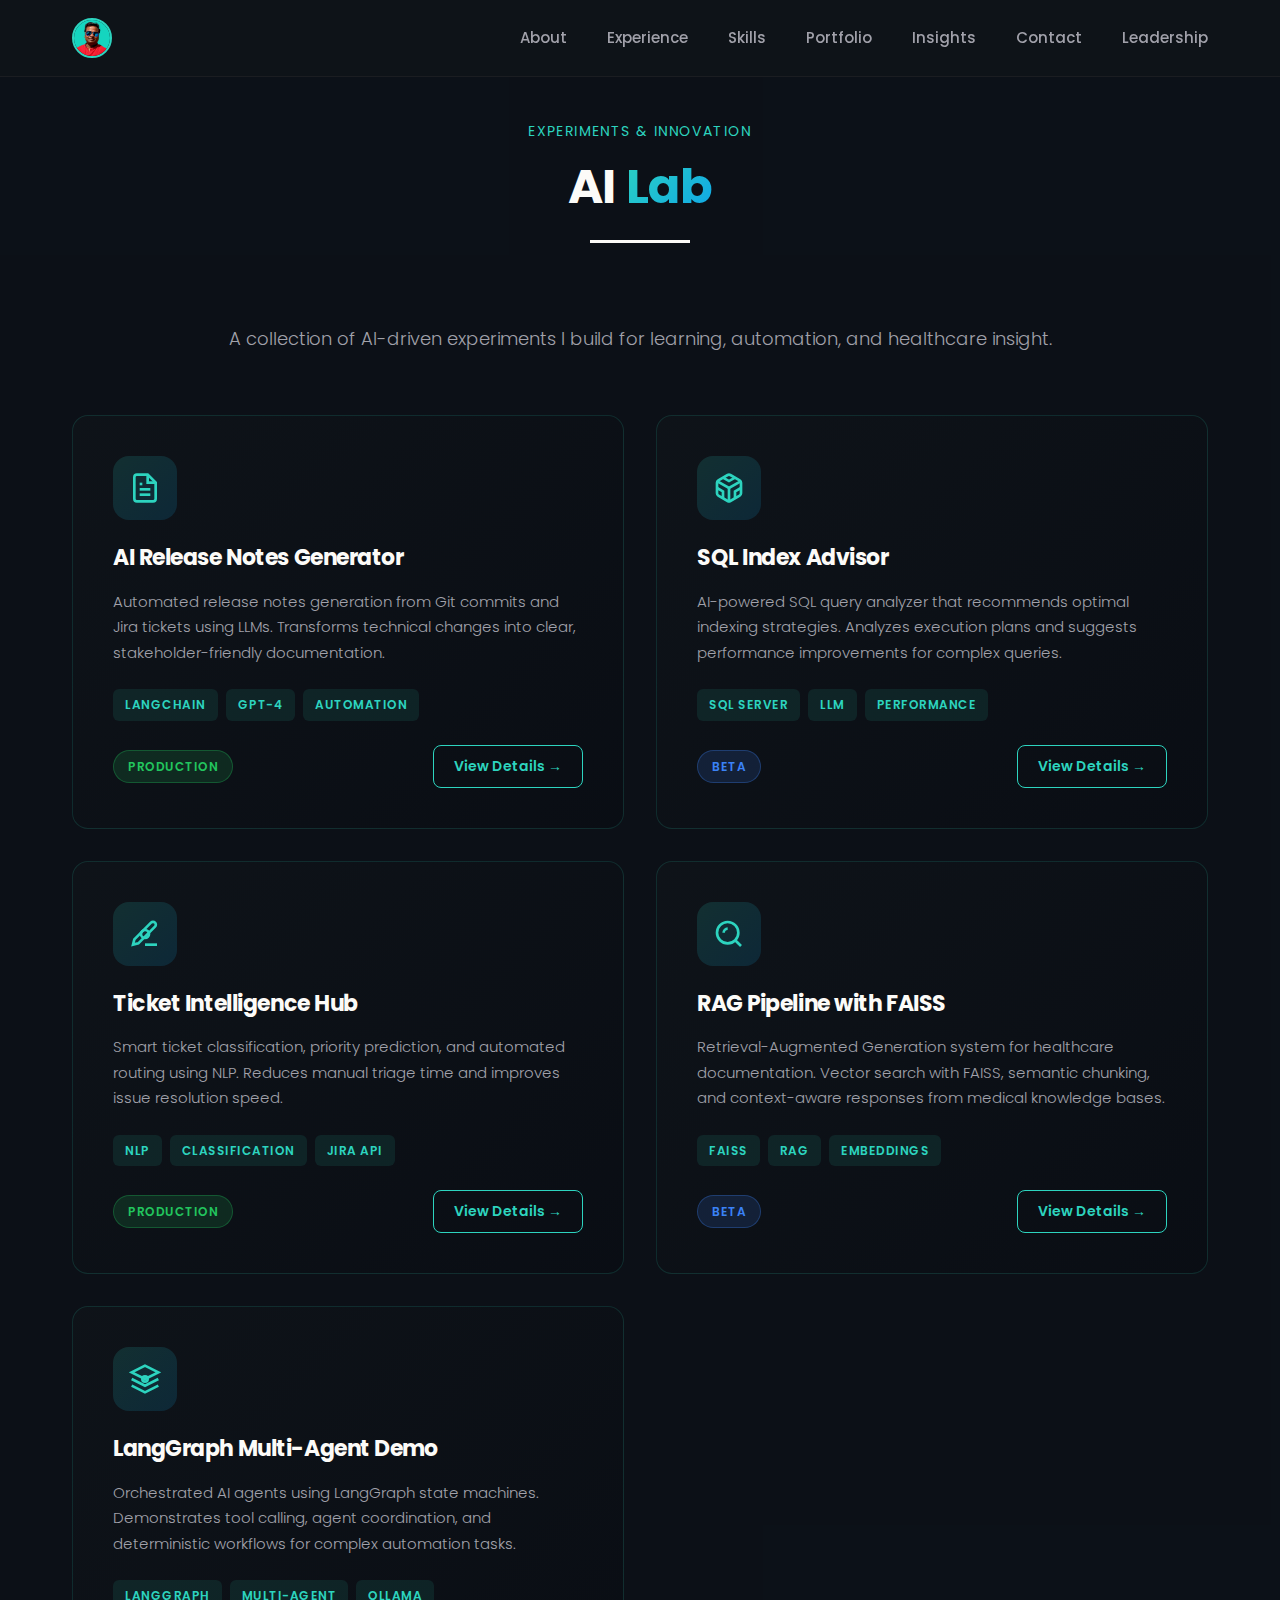
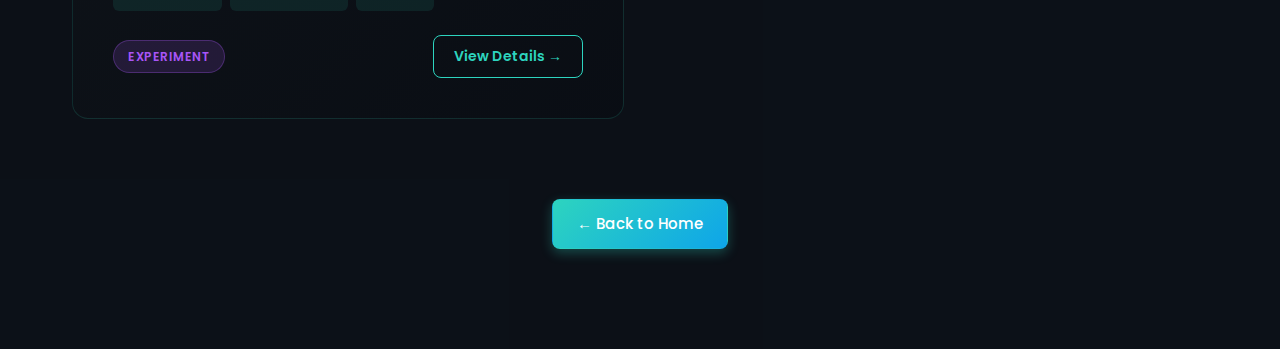
<file: ai-lab.html>
<!doctype html>
<html lang="en">

<head>
    <meta charset="UTF-8" />
    <meta name="viewport" content="width=device-width, initial-scale=1.0" />
    <title>AI Lab | Jitendra Gupta</title>
    <meta name="description" content="AI-driven experiments and projects by Jitendra Gupta - exploring automation, healthcare insights, and practical AI applications." />
    <meta name="author" content="Jitendra Gupta" />

    <link rel="icon" type="image/png" href="/images/Jitendra%20Profile.png">
    <link rel="apple-touch-icon" href="/images/Jitendra%20Profile.png">
    <link rel="stylesheet" href="styles.css">
    <link rel="preconnect" href="https://fonts.googleapis.com">
    <link rel="preconnect" href="https://fonts.gstatic.com" crossorigin>
    <link href="https://fonts.googleapis.com/css2?family=Poppins:wght@400;500;600;700;800&display=swap"
        rel="stylesheet">
</head>

<body>
    <!-- Navigation -->
    <nav class="navbar">
        <div class="container nav-container">
            <a href="index.html" class="logo">
                <img src="images/Jitendra Profile.png" alt="Jitendra Gupta" class="logo-image">
            </a>
            <div class="hamburger">
                <span></span>
                <span></span>
                <span></span>
            </div>
            <ul class="nav-menu">
                <li><a href="index.html#about">About</a></li>
                <li><a href="index.html#experience">Experience</a></li>
                <li><a href="index.html#skills">Skills</a></li>
                <li><a href="index.html#portfolio">Portfolio</a></li>
                <li><a href="index.html#insights">Insights</a></li>
                <li><a href="index.html#contact">Contact</a></li>
                <li><a href="leadership.html">Leadership</a></li>
                <!-- <li><a href="tech-deepdive.html">Tech Deep Dive</a></li>
                <li><a href="ai-lab.html" class="active">AI Lab</a></li>
                <li><a href="articles.html">Articles</a></li> -->
            </ul>
        </div>
    </nav>

    <!-- AI Lab Section -->
    <section class="section ai-lab-page">
        <div class="container">
            <div class="section-header">
                <h3 class="section-top-title">Experiments & Innovation</h3>
                <h2 class="about-me-subtitle">AI <span class="text-gradient">Lab</span></h2>
                <div class="leadership-underline"></div>
            </div>

            <div class="ai-lab-intro">
                <p class="intro-paragraph">
                    A collection of AI-driven experiments I build for learning, automation, and healthcare insight.
                </p>
            </div>

            <!-- AI Projects Grid -->
            <div class="ai-lab-grid">
                <article class="ai-lab-card" data-project="release-notes-generator">
                    <div class="ai-lab-icon-wrapper">
                        <svg class="ai-lab-icon" viewBox="0 0 24 24" fill="none" stroke="currentColor" stroke-width="2">
                            <path d="M14 2H6a2 2 0 0 0-2 2v16a2 2 0 0 0 2 2h12a2 2 0 0 0 2-2V8z"></path>
                            <polyline points="14 2 14 8 20 8"></polyline>
                            <line x1="16" y1="13" x2="8" y2="13"></line>
                            <line x1="16" y1="17" x2="8" y2="17"></line>
                            <polyline points="10 9 9 9 8 9"></polyline>
                        </svg>
                    </div>
                    <h3 class="ai-lab-title">AI Release Notes Generator</h3>
                    <p class="ai-lab-description">Automated release notes generation from Git commits and Jira tickets using LLMs. Transforms technical changes into clear, stakeholder-friendly documentation.</p>
                    <div class="ai-lab-meta">
                        <span class="ai-lab-tag">LangChain</span>
                        <span class="ai-lab-tag">GPT-4</span>
                        <span class="ai-lab-tag">Automation</span>
                    </div>
                    <div class="ai-lab-footer">
                        <span class="ai-lab-status status-production">Production</span>
                        <button class="ai-lab-cta">View Details →</button>
                    </div>
                </article>

                <article class="ai-lab-card" data-project="sql-index-advisor">
                    <div class="ai-lab-icon-wrapper">
                        <svg class="ai-lab-icon" viewBox="0 0 24 24" fill="none" stroke="currentColor" stroke-width="2">
                            <path d="M21 16V8a2 2 0 0 0-1-1.73l-7-4a2 2 0 0 0-2 0l-7 4A2 2 0 0 0 3 8v8a2 2 0 0 0 1 1.73l7 4a2 2 0 0 0 2 0l7-4A2 2 0 0 0 21 16z"></path>
                            <polyline points="7.5 4.21 12 6.81 16.5 4.21"></polyline>
                            <polyline points="7.5 19.79 7.5 14.6 3 12"></polyline>
                            <polyline points="21 12 16.5 14.6 16.5 19.79"></polyline>
                            <polyline points="3.27 6.96 12 12.01 20.73 6.96"></polyline>
                            <line x1="12" y1="22.08" x2="12" y2="12"></line>
                        </svg>
                    </div>
                    <h3 class="ai-lab-title">SQL Index Advisor</h3>
                    <p class="ai-lab-description">AI-powered SQL query analyzer that recommends optimal indexing strategies. Analyzes execution plans and suggests performance improvements for complex queries.</p>
                    <div class="ai-lab-meta">
                        <span class="ai-lab-tag">SQL Server</span>
                        <span class="ai-lab-tag">LLM</span>
                        <span class="ai-lab-tag">Performance</span>
                    </div>
                    <div class="ai-lab-footer">
                        <span class="ai-lab-status status-beta">Beta</span>
                        <button class="ai-lab-cta">View Details →</button>
                    </div>
                </article>

                <article class="ai-lab-card" data-project="ticket-intelligence">
                    <div class="ai-lab-icon-wrapper">
                        <svg class="ai-lab-icon" viewBox="0 0 24 24" fill="none" stroke="currentColor" stroke-width="2">
                            <path d="M12 20h9"></path>
                            <path d="M16.5 3.5a2.121 2.121 0 0 1 3 3L7 19l-4 1 1-4L16.5 3.5z"></path>
                            <circle cx="12" cy="12" r="3"></circle>
                        </svg>
                    </div>
                    <h3 class="ai-lab-title">Ticket Intelligence Hub</h3>
                    <p class="ai-lab-description">Smart ticket classification, priority prediction, and automated routing using NLP. Reduces manual triage time and improves issue resolution speed.</p>
                    <div class="ai-lab-meta">
                        <span class="ai-lab-tag">NLP</span>
                        <span class="ai-lab-tag">Classification</span>
                        <span class="ai-lab-tag">Jira API</span>
                    </div>
                    <div class="ai-lab-footer">
                        <span class="ai-lab-status status-production">Production</span>
                        <button class="ai-lab-cta">View Details →</button>
                    </div>
                </article>

                <article class="ai-lab-card" data-project="rag-pipeline">
                    <div class="ai-lab-icon-wrapper">
                        <svg class="ai-lab-icon" viewBox="0 0 24 24" fill="none" stroke="currentColor" stroke-width="2">
                            <circle cx="11" cy="11" r="8"></circle>
                            <path d="m21 21-4.35-4.35"></path>
                            <path d="M11 8a3 3 0 0 0-3 3"></path>
                        </svg>
                    </div>
                    <h3 class="ai-lab-title">RAG Pipeline with FAISS</h3>
                    <p class="ai-lab-description">Retrieval-Augmented Generation system for healthcare documentation. Vector search with FAISS, semantic chunking, and context-aware responses from medical knowledge bases.</p>
                    <div class="ai-lab-meta">
                        <span class="ai-lab-tag">FAISS</span>
                        <span class="ai-lab-tag">RAG</span>
                        <span class="ai-lab-tag">Embeddings</span>
                    </div>
                    <div class="ai-lab-footer">
                        <span class="ai-lab-status status-beta">Beta</span>
                        <button class="ai-lab-cta">View Details →</button>
                    </div>
                </article>

                <article class="ai-lab-card" data-project="langgraph-agents">
                    <div class="ai-lab-icon-wrapper">
                        <svg class="ai-lab-icon" viewBox="0 0 24 24" fill="none" stroke="currentColor" stroke-width="2">
                            <path d="M12 2L2 7l10 5 10-5-10-5z"></path>
                            <path d="M2 17l10 5 10-5"></path>
                            <path d="M2 12l10 5 10-5"></path>
                            <circle cx="12" cy="12" r="2"></circle>
                        </svg>
                    </div>
                    <h3 class="ai-lab-title">LangGraph Multi-Agent Demo</h3>
                    <p class="ai-lab-description">Orchestrated AI agents using LangGraph state machines. Demonstrates tool calling, agent coordination, and deterministic workflows for complex automation tasks.</p>
                    <div class="ai-lab-meta">
                        <span class="ai-lab-tag">LangGraph</span>
                        <span class="ai-lab-tag">Multi-Agent</span>
                        <span class="ai-lab-tag">Ollama</span>
                    </div>
                    <div class="ai-lab-footer">
                        <span class="ai-lab-status status-experiment">Experiment</span>
                        <button class="ai-lab-cta">View Details →</button>
                    </div>
                </article>
            </div>

            <!-- Back to Home -->
            <div class="back-to-home">
                <a href="index.html" class="btn btn-primary">← Back to Home</a>
            </div>
        </div>
    </section>

    <script src="script.js"></script>
    <script>
        // Handle project card clicks
        document.querySelectorAll('.ai-lab-card').forEach(card => {
            card.addEventListener('click', function(e) {
                if (!e.target.classList.contains('ai-lab-cta')) {
                    this.querySelector('.ai-lab-cta').click();
                }
            });
        });

        document.querySelectorAll('.ai-lab-cta').forEach(btn => {
            btn.addEventListener('click', function(e) {
                e.stopPropagation();
                const card = this.closest('.ai-lab-card');
                const project = card.dataset.project;
                // For now, show alert - will be replaced with actual project detail pages
                alert(`Project "${project}" detail page coming soon!`);
                // TODO: Navigate to project detail page
                // window.location.href = `ai-lab/${project}.html`;
            });
        });
    </script>
</body>

</html>
</file>
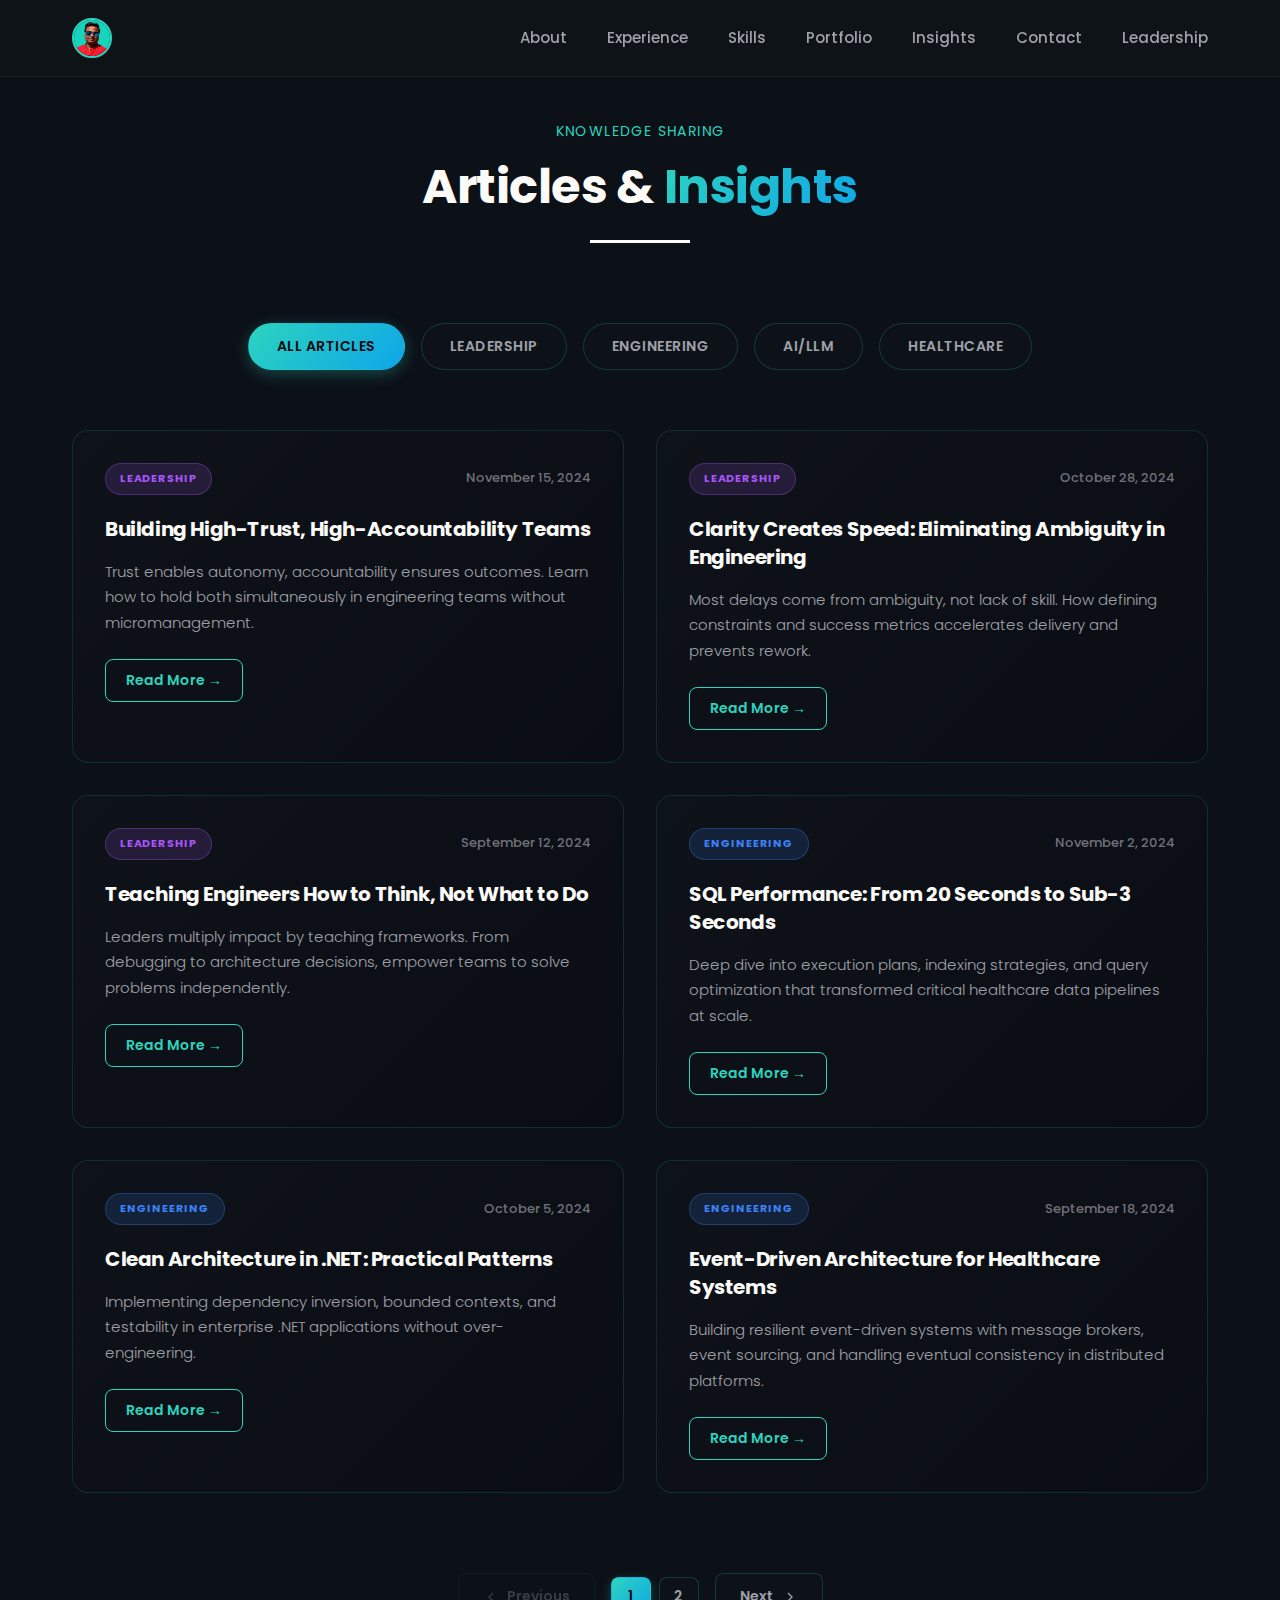
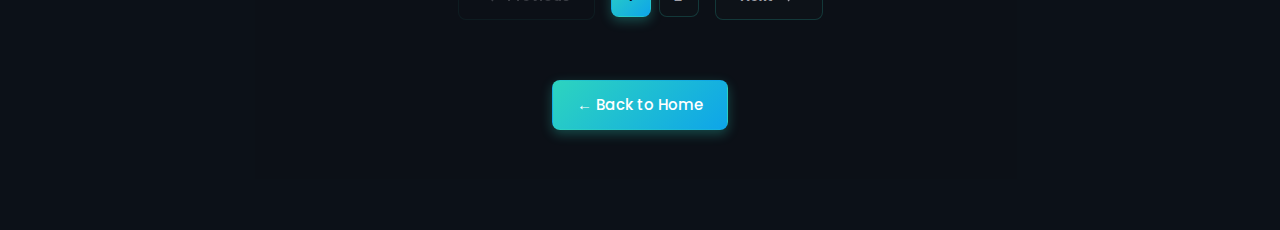
<file: articles.html>
<!doctype html>
<html lang="en">

<head>
    <meta charset="UTF-8" />
    <meta name="viewport" content="width=device-width, initial-scale=1.0" />
    <title>Articles | Jitendra Gupta</title>
    <meta name="description" content="Technical articles and insights by Jitendra Gupta on Leadership, Engineering, AI/LLM, and Healthcare technology." />
    <meta name="author" content="Jitendra Gupta" />

    <link rel="icon" type="image/png" href="/images/Jitendra%20Profile.png">
    <link rel="apple-touch-icon" href="/images/Jitendra%20Profile.png">
    <link rel="stylesheet" href="styles.css">
    <link rel="preconnect" href="https://fonts.googleapis.com">
    <link rel="preconnect" href="https://fonts.gstatic.com" crossorigin>
    <link href="https://fonts.googleapis.com/css2?family=Poppins:wght@400;500;600;700;800&display=swap"
        rel="stylesheet">
</head>

<body>
    <!-- Navigation -->
    <nav class="navbar">
        <div class="container nav-container">
            <a href="index.html" class="logo">
                <img src="images/Jitendra Profile.png" alt="Jitendra Gupta" class="logo-image">
            </a>
            <div class="hamburger">
                <span></span>
                <span></span>
                <span></span>
            </div>
            <ul class="nav-menu">
                <li><a href="index.html#about">About</a></li>
                <li><a href="index.html#experience">Experience</a></li>
                <li><a href="index.html#skills">Skills</a></li>
                <li><a href="index.html#portfolio">Portfolio</a></li>
                <li><a href="index.html#insights">Insights</a></li>
                <li><a href="index.html#contact">Contact</a></li>
                <li><a href="leadership.html">Leadership</a></li>
                <!-- <li><a href="tech-deepdive.html">Tech Deep Dive</a></li>
                <li><a href="ai-lab.html">AI Lab</a></li>
                <li><a href="articles.html" class="active">Articles</a></li> -->
            </ul>
        </div>
    </nav>

    <!-- Articles Section -->
    <section class="section articles-page">
        <div class="container">
            <div class="section-header">
                <h3 class="section-top-title">Knowledge Sharing</h3>
                <h2 class="about-me-subtitle">Articles & <span class="text-gradient">Insights</span></h2>
                <div class="leadership-underline"></div>
            </div>

            <!-- Category Tabs -->
            <div class="article-tabs">
                <button class="article-tab active" data-category="all">All Articles</button>
                <button class="article-tab" data-category="leadership">Leadership</button>
                <button class="article-tab" data-category="engineering">Engineering</button>
                <button class="article-tab" data-category="ai-llm">AI/LLM</button>
                <button class="article-tab" data-category="healthcare">Healthcare</button>
            </div>

            <!-- Articles Grid -->
            <div class="articles-grid">
                <!-- Leadership Articles -->
                <article class="article-card" data-category="leadership">
                    <div class="article-header">
                        <span class="article-category cat-leadership">Leadership</span>
                        <span class="article-date">November 15, 2024</span>
                    </div>
                    <h3 class="article-title">Building High-Trust, High-Accountability Teams</h3>
                    <p class="article-excerpt">Trust enables autonomy, accountability ensures outcomes. Learn how to hold both simultaneously in engineering teams without micromanagement.</p>
                    <button class="article-cta">Read More →</button>
                </article>

                <article class="article-card" data-category="leadership">
                    <div class="article-header">
                        <span class="article-category cat-leadership">Leadership</span>
                        <span class="article-date">October 28, 2024</span>
                    </div>
                    <h3 class="article-title">Clarity Creates Speed: Eliminating Ambiguity in Engineering</h3>
                    <p class="article-excerpt">Most delays come from ambiguity, not lack of skill. How defining constraints and success metrics accelerates delivery and prevents rework.</p>
                    <button class="article-cta">Read More →</button>
                </article>

                <article class="article-card" data-category="leadership">
                    <div class="article-header">
                        <span class="article-category cat-leadership">Leadership</span>
                        <span class="article-date">September 12, 2024</span>
                    </div>
                    <h3 class="article-title">Teaching Engineers How to Think, Not What to Do</h3>
                    <p class="article-excerpt">Leaders multiply impact by teaching frameworks. From debugging to architecture decisions, empower teams to solve problems independently.</p>
                    <button class="article-cta">Read More →</button>
                </article>

                <!-- Engineering Articles -->
                <article class="article-card" data-category="engineering">
                    <div class="article-header">
                        <span class="article-category cat-engineering">Engineering</span>
                        <span class="article-date">November 2, 2024</span>
                    </div>
                    <h3 class="article-title">SQL Performance: From 20 Seconds to Sub-3 Seconds</h3>
                    <p class="article-excerpt">Deep dive into execution plans, indexing strategies, and query optimization that transformed critical healthcare data pipelines at scale.</p>
                    <button class="article-cta">Read More →</button>
                </article>

                <article class="article-card" data-category="engineering">
                    <div class="article-header">
                        <span class="article-category cat-engineering">Engineering</span>
                        <span class="article-date">October 5, 2024</span>
                    </div>
                    <h3 class="article-title">Clean Architecture in .NET: Practical Patterns</h3>
                    <p class="article-excerpt">Implementing dependency inversion, bounded contexts, and testability in enterprise .NET applications without over-engineering.</p>
                    <button class="article-cta">Read More →</button>
                </article>

                <article class="article-card" data-category="engineering">
                    <div class="article-header">
                        <span class="article-category cat-engineering">Engineering</span>
                        <span class="article-date">September 18, 2024</span>
                    </div>
                    <h3 class="article-title">Event-Driven Architecture for Healthcare Systems</h3>
                    <p class="article-excerpt">Building resilient event-driven systems with message brokers, event sourcing, and handling eventual consistency in distributed platforms.</p>
                    <button class="article-cta">Read More →</button>
                </article>

                <!-- AI/LLM Articles -->
                <article class="article-card" data-category="ai-llm">
                    <div class="article-header">
                        <span class="article-category cat-ai">AI/LLM</span>
                        <span class="article-date">November 20, 2024</span>
                    </div>
                    <h3 class="article-title">Agentic AI with LangGraph: Building Autonomous Workflows</h3>
                    <p class="article-excerpt">State machines, tool calling, and creating deterministic AI workflows with LangGraph and Ollama for production systems.</p>
                    <button class="article-cta">Read More →</button>
                </article>

                <article class="article-card" data-category="ai-llm">
                    <div class="article-header">
                        <span class="article-category cat-ai">AI/LLM</span>
                        <span class="article-date">October 22, 2024</span>
                    </div>
                    <h3 class="article-title">RAG Pipelines: From Theory to Production</h3>
                    <p class="article-excerpt">Building retrieval-augmented generation systems with FAISS, semantic chunking, and context-aware responses from knowledge bases.</p>
                    <button class="article-cta">Read More →</button>
                </article>

                <article class="article-card" data-category="ai-llm">
                    <div class="article-header">
                        <span class="article-category cat-ai">AI/LLM</span>
                        <span class="article-date">September 30, 2024</span>
                    </div>
                    <h3 class="article-title">Responsible AI: Guardrails and Validation Patterns</h3>
                    <p class="article-excerpt">AI assists, humans decide. Implementing safety layers, deterministic checks, and predictable fallbacks in AI-powered healthcare applications.</p>
                    <button class="article-cta">Read More →</button>
                </article>

                <!-- Healthcare Articles -->
                <article class="article-card" data-category="healthcare">
                    <div class="article-header">
                        <span class="article-category cat-healthcare">Healthcare</span>
                        <span class="article-date">November 8, 2024</span>
                    </div>
                    <h3 class="article-title">Microservices in Healthcare: HIPAA-Compliant Architectures</h3>
                    <p class="article-excerpt">Designing resilient, compliant microservices for healthcare: service boundaries, data consistency, and orchestration patterns.</p>
                    <button class="article-cta">Read More →</button>
                </article>

                <article class="article-card" data-category="healthcare">
                    <div class="article-header">
                        <span class="article-category cat-healthcare">Healthcare</span>
                        <span class="article-date">October 14, 2024</span>
                    </div>
                    <h3 class="article-title">Risk Adjustment in Value-Based Care Systems</h3>
                    <p class="article-excerpt">Technical deep dive into HCC coding, risk score calculations, and building accurate reimbursement engines for Medicare Advantage.</p>
                    <button class="article-cta">Read More →</button>
                </article>

                <article class="article-card" data-category="healthcare">
                    <div class="article-header">
                        <span class="article-category cat-healthcare">Healthcare</span>
                        <span class="article-date">September 25, 2024</span>
                    </div>
                    <h3 class="article-title">AI in Healthcare: Balancing Innovation and Safety</h3>
                    <p class="article-excerpt">Implementing AI in healthcare while maintaining compliance, accuracy, and patient safety. Real-world lessons from production systems.</p>
                    <button class="article-cta">Read More →</button>
                </article>
            </div>

            <!-- Pagination -->
            <div class="pagination">
                <button class="pagination-btn" id="prevPage" disabled>
                    <svg width="20" height="20" viewBox="0 0 24 24" fill="none" stroke="currentColor" stroke-width="2">
                        <polyline points="15 18 9 12 15 6"></polyline>
                    </svg>
                    Previous
                </button>
                <div class="pagination-numbers" id="pageNumbers"></div>
                <button class="pagination-btn" id="nextPage">
                    Next
                    <svg width="20" height="20" viewBox="0 0 24 24" fill="none" stroke="currentColor" stroke-width="2">
                        <polyline points="9 18 15 12 9 6"></polyline>
                    </svg>
                </button>
            </div>

            <!-- Back to Home -->
            <div class="back-to-home">
                <a href="index.html" class="btn btn-primary">← Back to Home</a>
            </div>
        </div>
    </section>

    <script src="script.js"></script>
    <script>
        // Pagination configuration
        const ITEMS_PER_PAGE = 6;
        let currentPage = 1;
        let currentCategory = 'all';

        // Category filtering
        const tabs = document.querySelectorAll('.article-tab');
        const allCards = document.querySelectorAll('.article-card');

        function getVisibleCards() {
            return Array.from(allCards).filter(card => {
                return currentCategory === 'all' || card.dataset.category === currentCategory;
            });
        }

        function renderPage(page) {
            const visibleCards = getVisibleCards();
            const totalPages = Math.ceil(visibleCards.length / ITEMS_PER_PAGE);
            const start = (page - 1) * ITEMS_PER_PAGE;
            const end = start + ITEMS_PER_PAGE;

            // Hide all cards first
            allCards.forEach(card => {
                card.style.display = 'none';
                card.style.opacity = '0';
            });

            // Show only cards for current page
            visibleCards.forEach((card, index) => {
                if (index >= start && index < end) {
                    card.style.display = 'block';
                    setTimeout(() => card.style.opacity = '1', 10);
                }
            });

            // Update pagination controls
            updatePaginationControls(page, totalPages);
            
            // Scroll to top of articles
            document.querySelector('.articles-grid').scrollIntoView({ behavior: 'smooth', block: 'start' });
        }

        function updatePaginationControls(page, totalPages) {
            const prevBtn = document.getElementById('prevPage');
            const nextBtn = document.getElementById('nextPage');
            const pageNumbers = document.getElementById('pageNumbers');

            prevBtn.disabled = page === 1;
            nextBtn.disabled = page === totalPages || totalPages === 0;

            // Generate page numbers
            pageNumbers.innerHTML = '';
            for (let i = 1; i <= totalPages; i++) {
                const pageBtn = document.createElement('button');
                pageBtn.className = 'pagination-number' + (i === page ? ' active' : '');
                pageBtn.textContent = i;
                pageBtn.addEventListener('click', () => {
                    currentPage = i;
                    renderPage(i);
                });
                pageNumbers.appendChild(pageBtn);
            }
        }

        tabs.forEach(tab => {
            tab.addEventListener('click', function() {
                // Update active tab
                tabs.forEach(t => t.classList.remove('active'));
                this.classList.add('active');

                currentCategory = this.dataset.category;
                currentPage = 1;
                renderPage(1);
            });
        });

        // Pagination button handlers
        document.getElementById('prevPage').addEventListener('click', () => {
            if (currentPage > 1) {
                currentPage--;
                renderPage(currentPage);
            }
        });

        document.getElementById('nextPage').addEventListener('click', () => {
            const visibleCards = getVisibleCards();
            const totalPages = Math.ceil(visibleCards.length / ITEMS_PER_PAGE);
            if (currentPage < totalPages) {
                currentPage++;
                renderPage(currentPage);
            }
        });

        // Handle article card clicks
        document.querySelectorAll('.article-cta').forEach(btn => {
            btn.addEventListener('click', function(e) {
                e.stopPropagation();
                const title = this.closest('.article-card').querySelector('.article-title').textContent;
                // For now, show alert - will be replaced with actual article pages
                alert(`Article "${title}" coming soon!`);
                // TODO: Navigate to article page
                // window.location.href = `articles/${article-slug}.html`;
            });
        });

        // Initialize first page
        renderPage(1);

        // Scroll to top when page loads
        window.scrollTo(0, 0);
    </script>
</body>

</html>
</file>
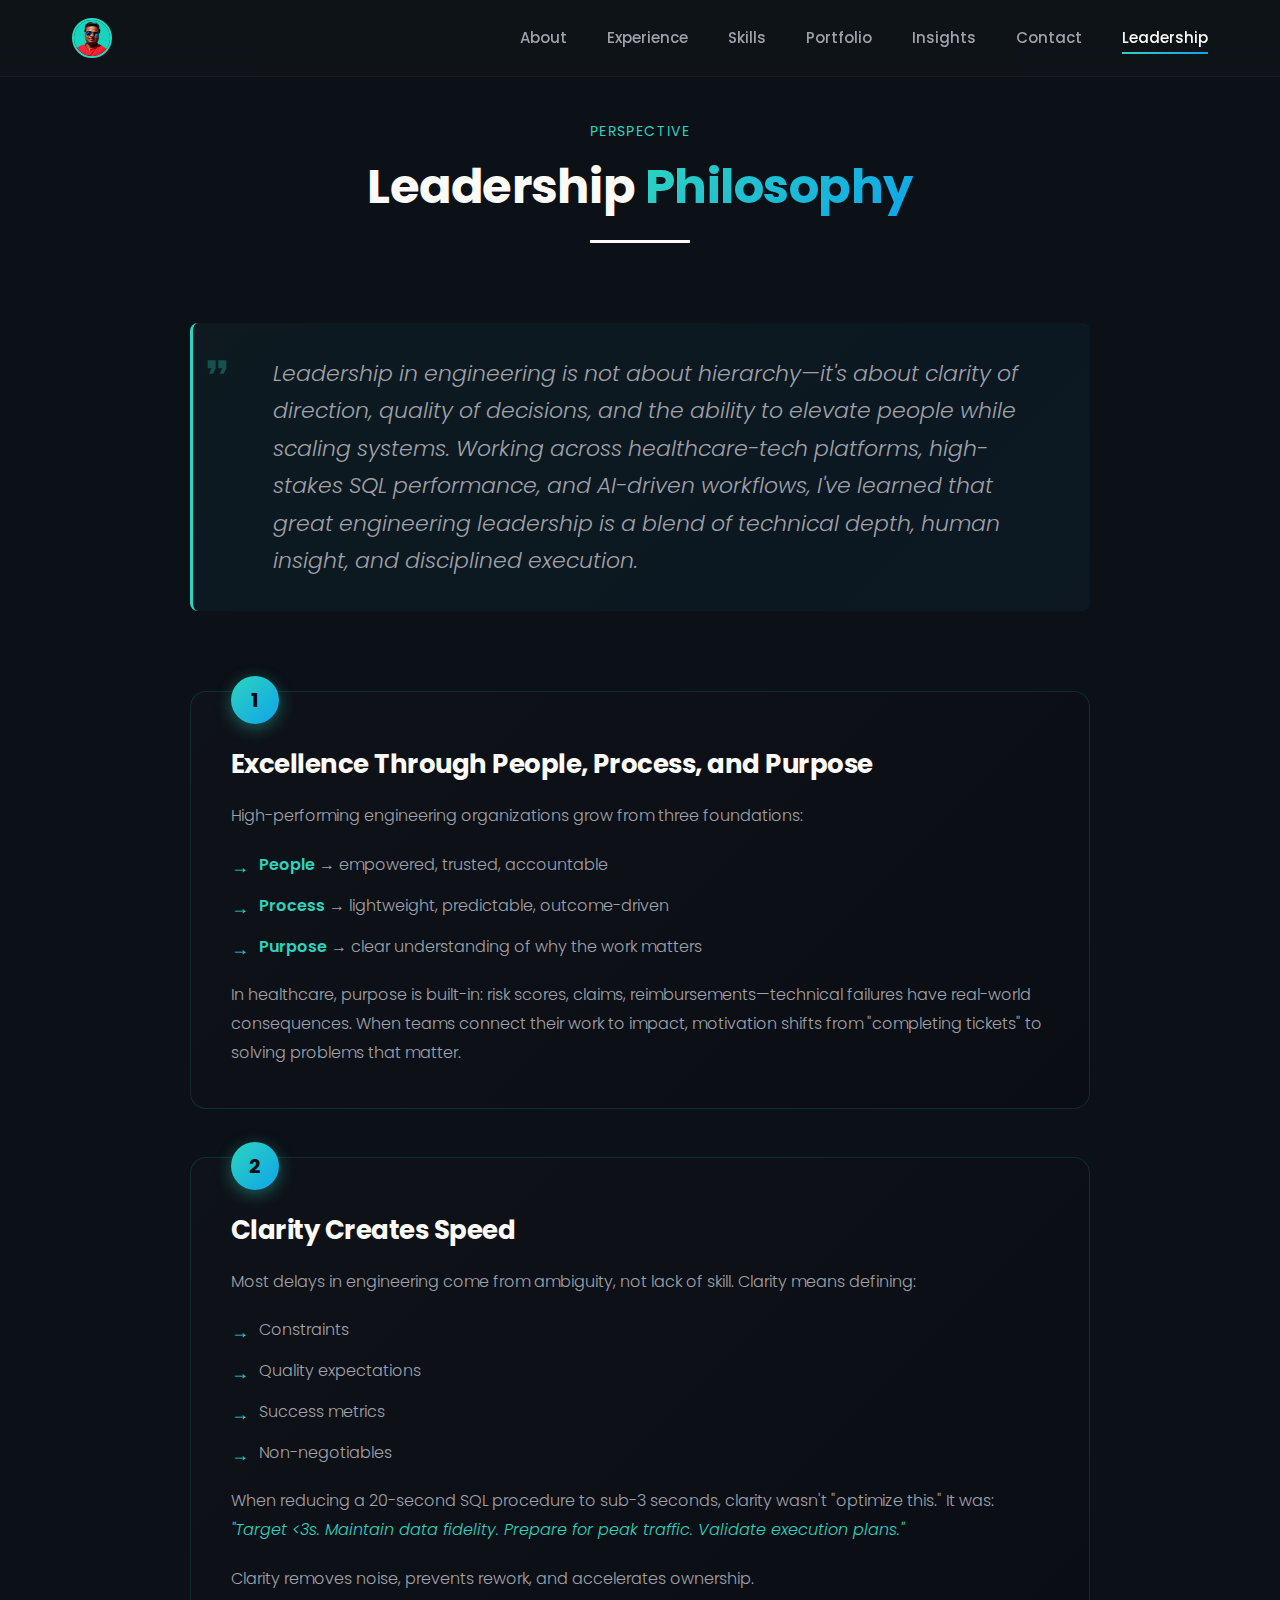
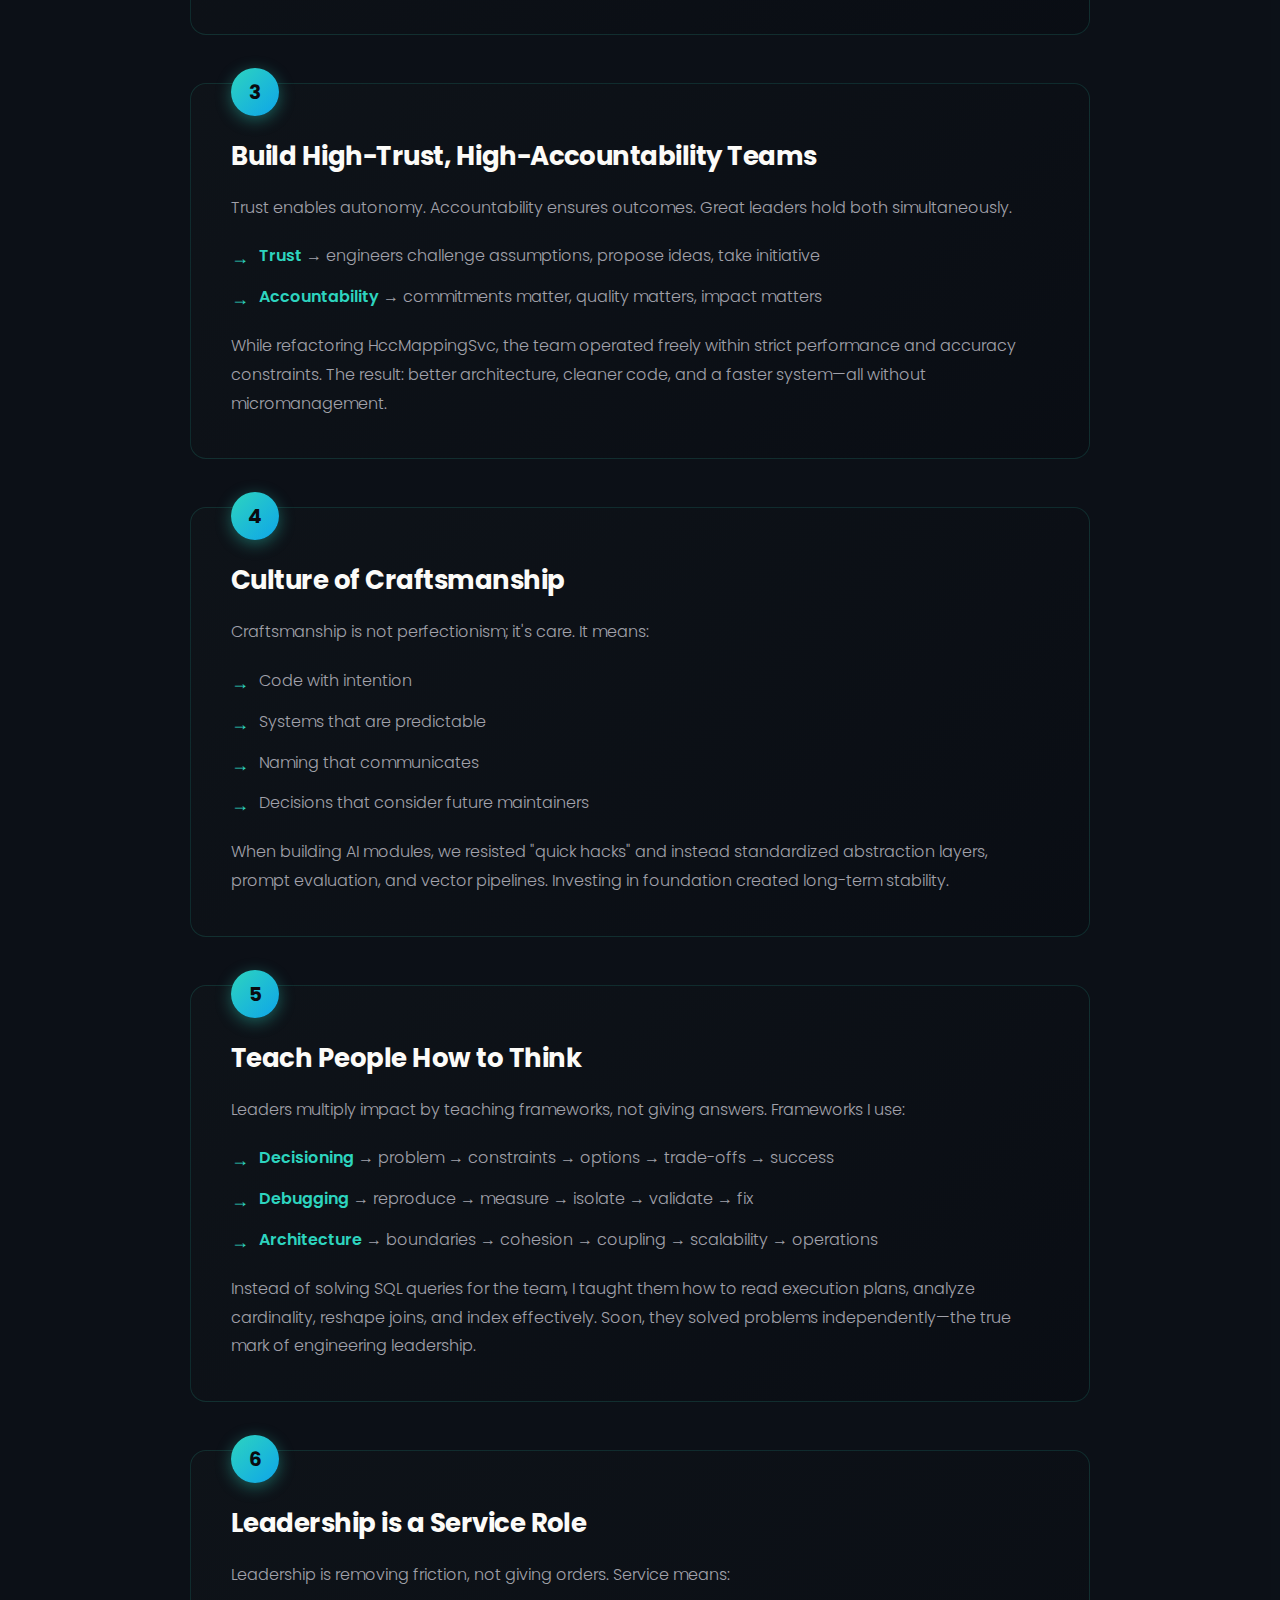
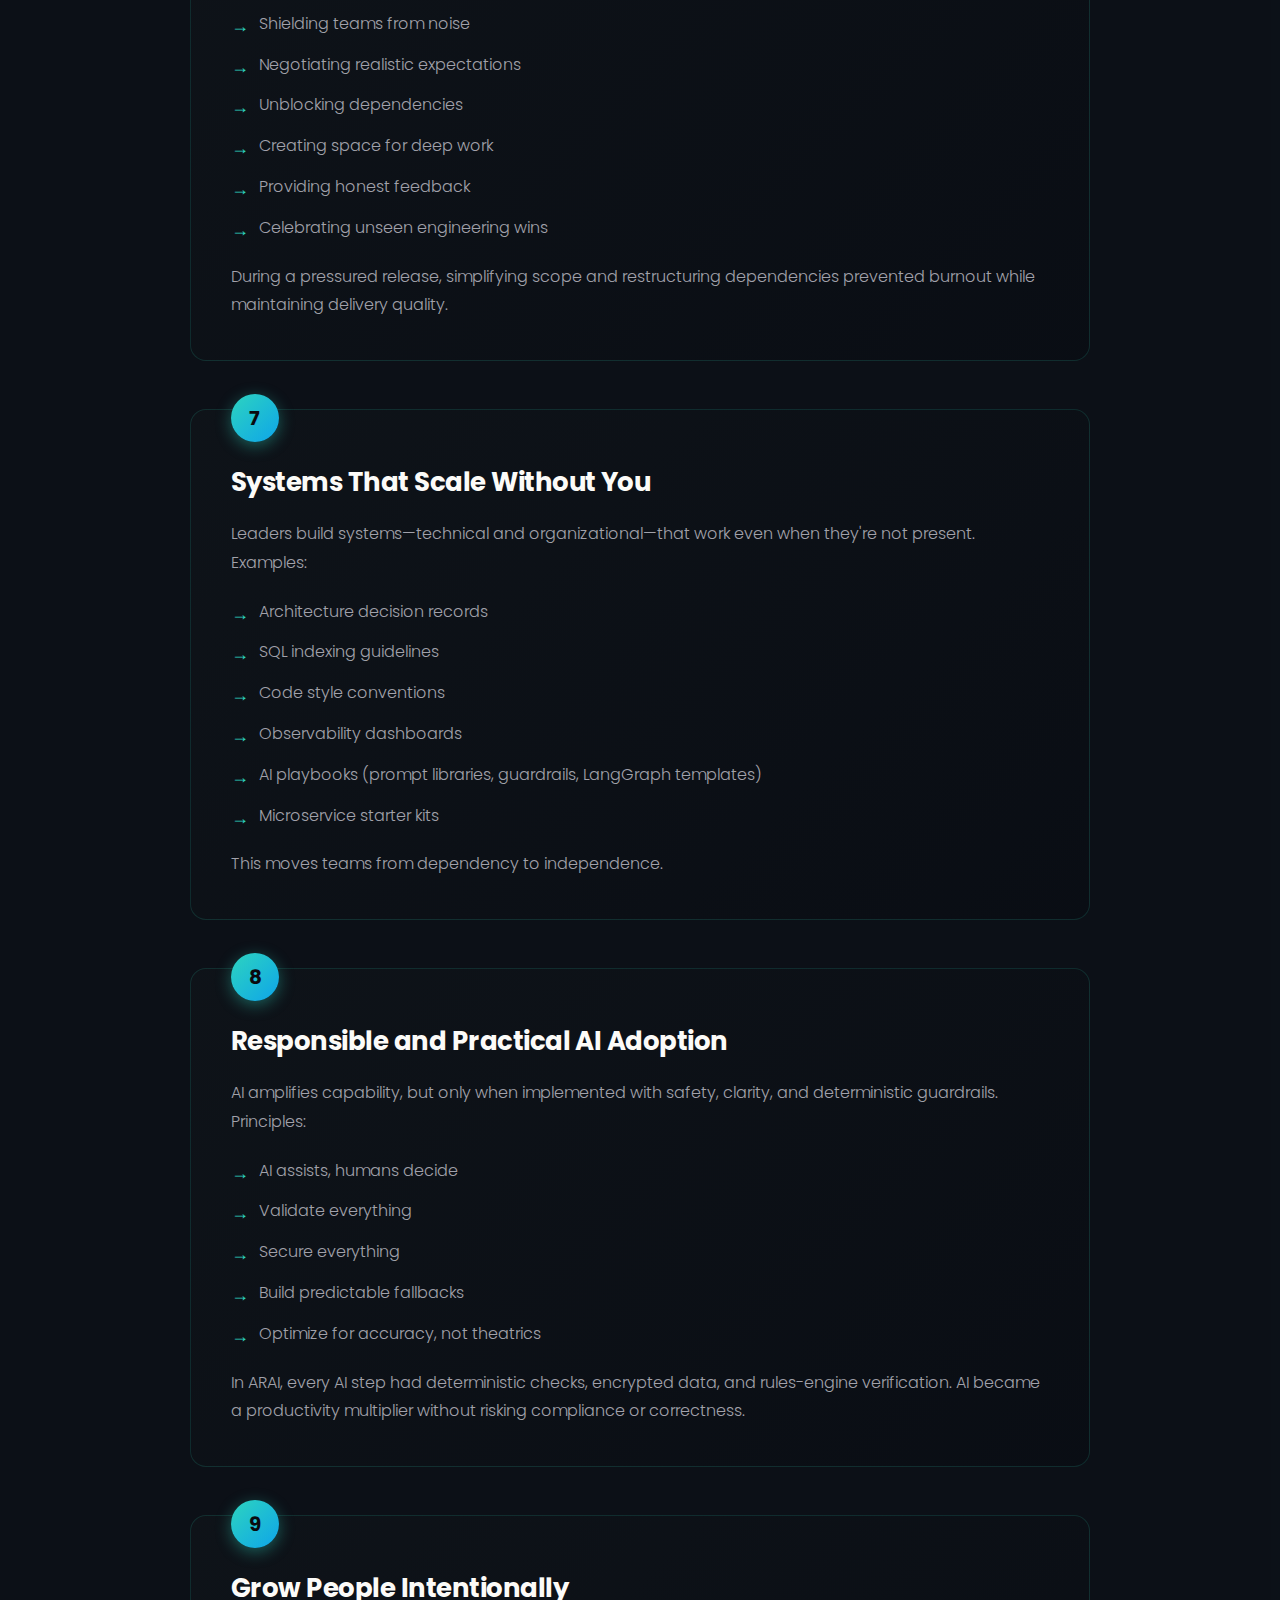
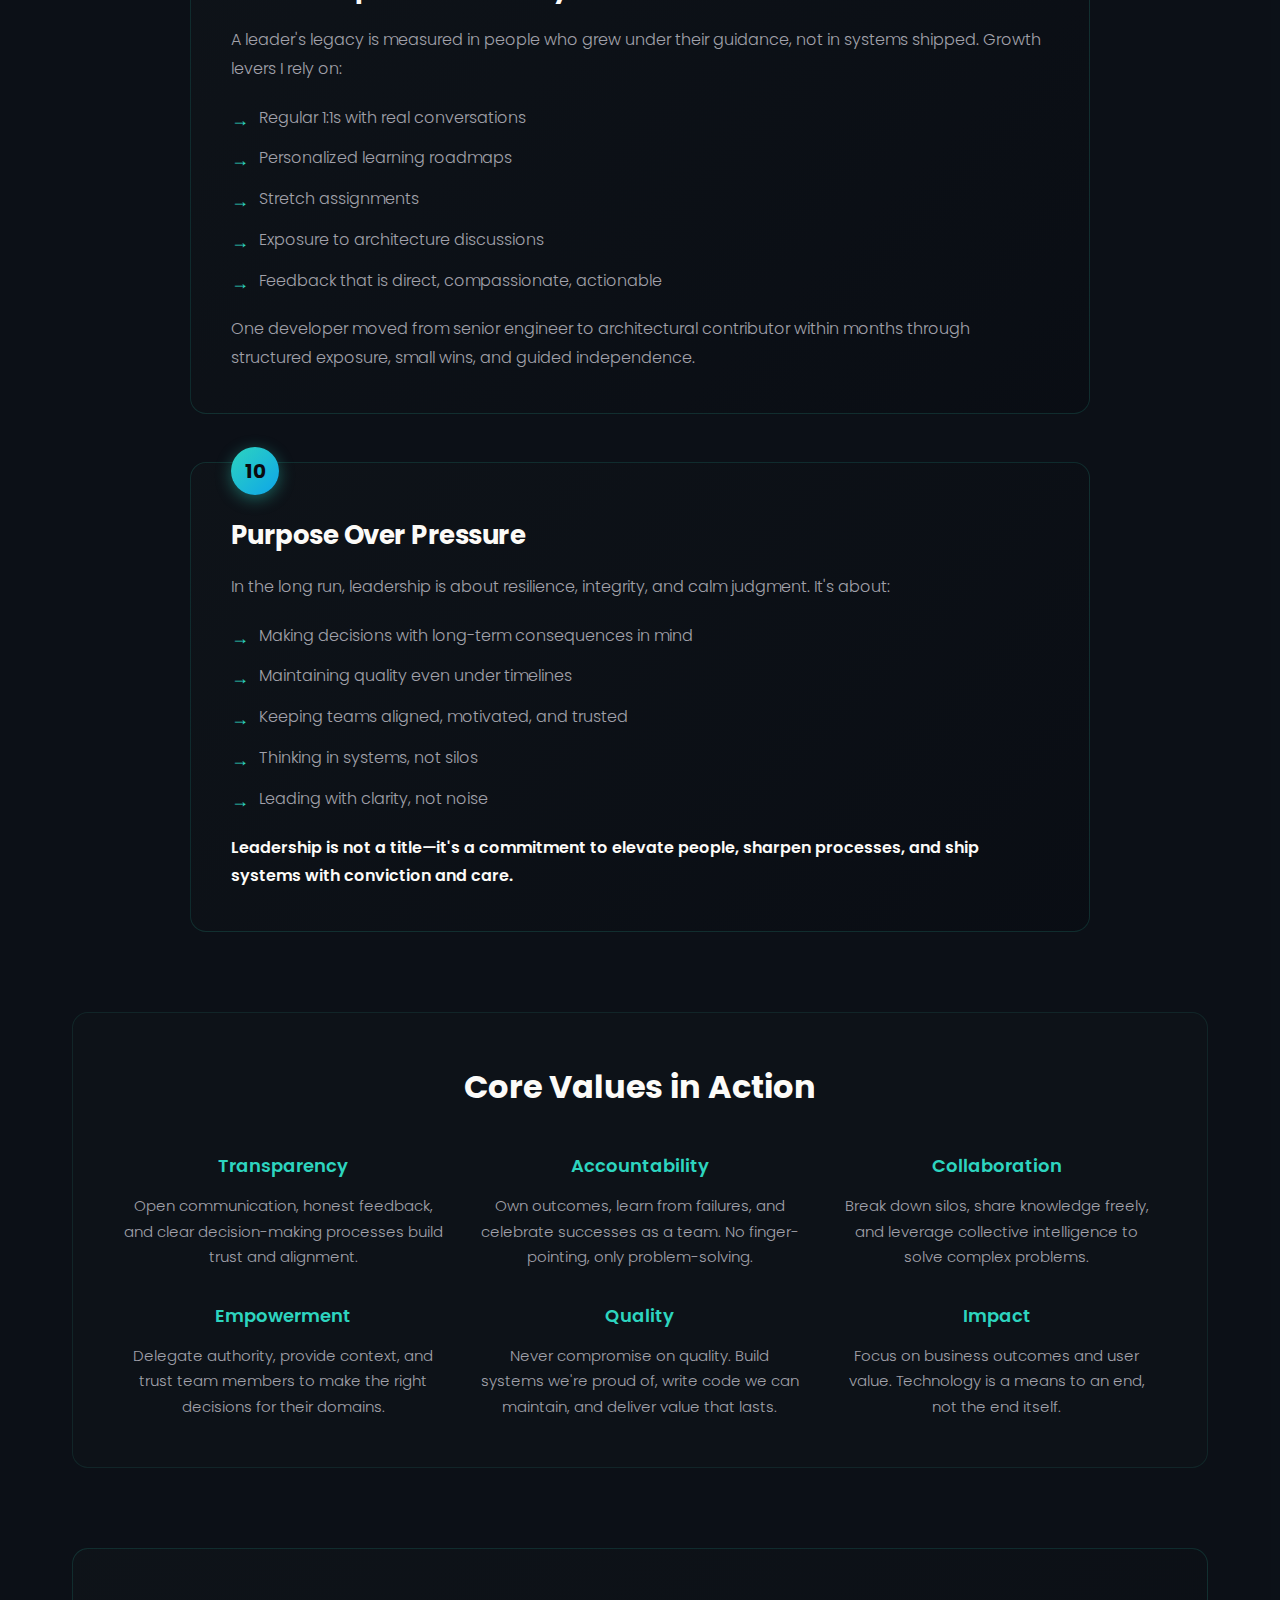
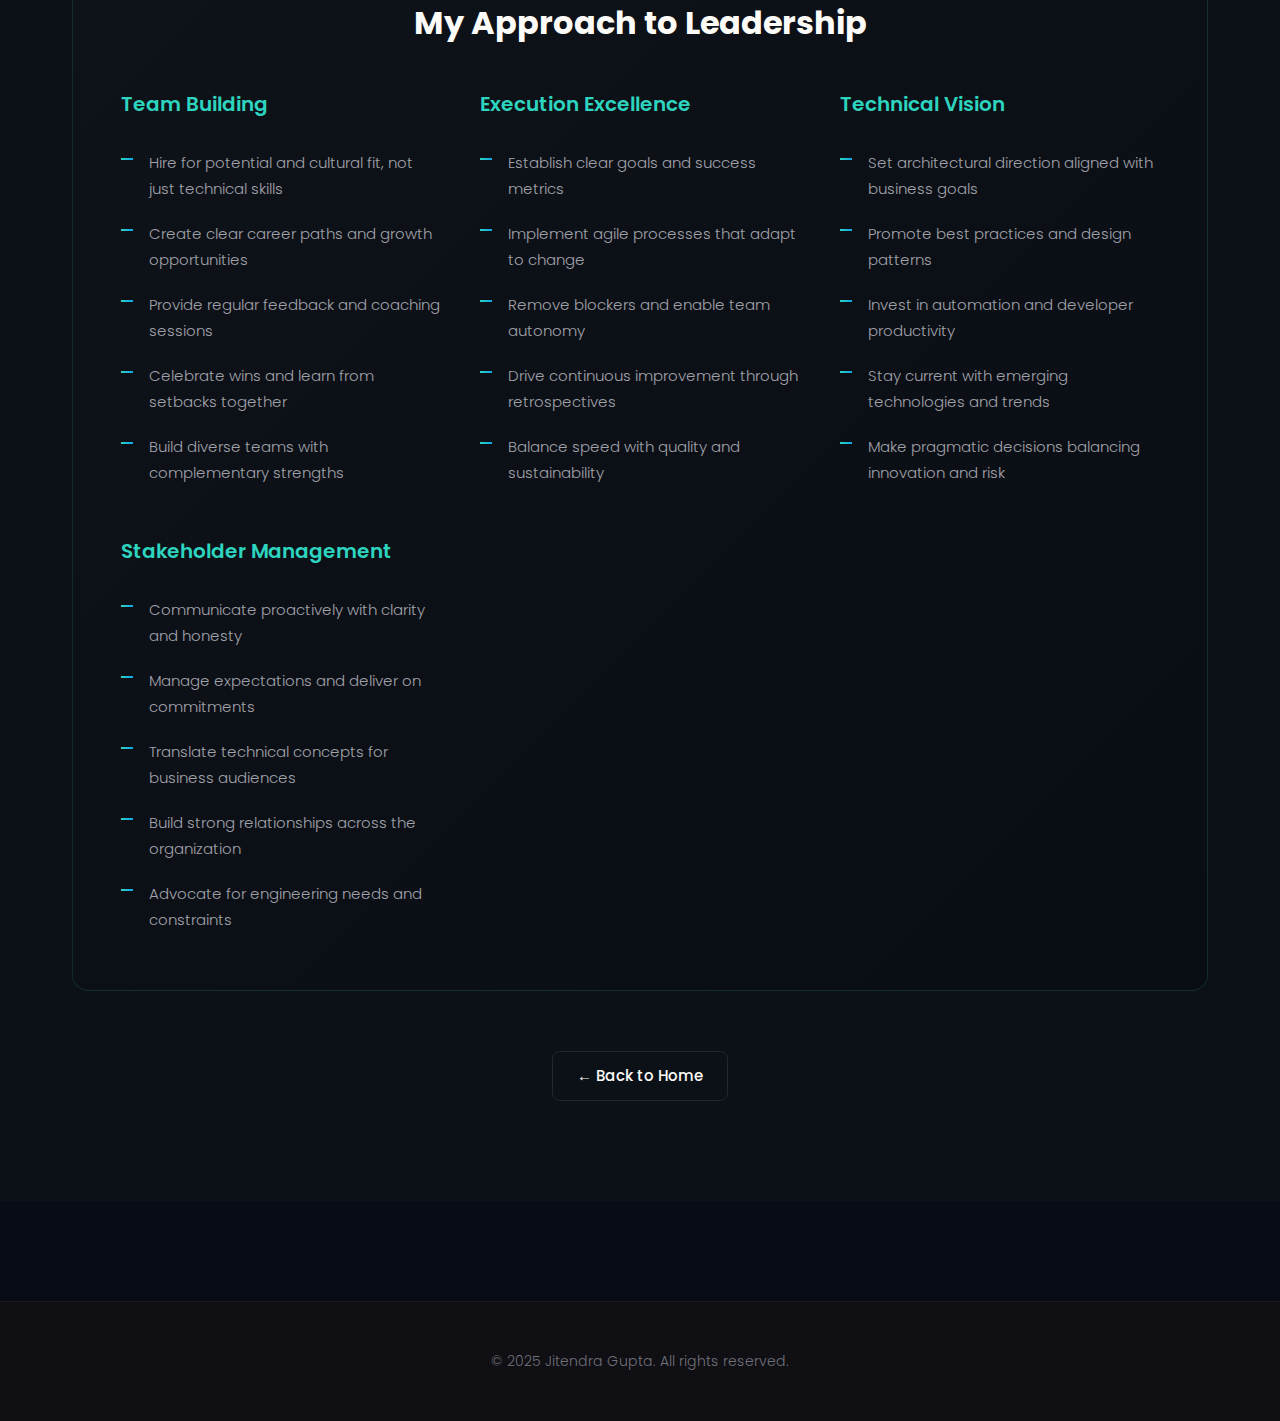
<file: leadership.html>
<!doctype html>
<html lang="en">

<head>
    <meta charset="UTF-8" />
    <meta name="viewport" content="width=device-width, initial-scale=1.0" />
    <title>Leadership Philosophy | Jitendra Gupta</title>
    <meta name="description" content="Leadership philosophy and principles of Jitendra Gupta - Associate Director of Engineering at Curitics Health." />
    <meta name="author" content="Jitendra Gupta" />

    <link rel="icon" type="image/png" href="/images/Jitendra%20Profile.png">
    <link rel="apple-touch-icon" href="/images/Jitendra%20Profile.png">
    <link rel="stylesheet" href="styles.css">
    <link rel="preconnect" href="https://fonts.googleapis.com">
    <link rel="preconnect" href="https://fonts.gstatic.com" crossorigin>
    <link href="https://fonts.googleapis.com/css2?family=Poppins:wght@400;500;600;700;800&display=swap"
        rel="stylesheet">
</head>

<body>
    <!-- Navigation -->
    <nav class="navbar">
        <div class="container nav-container">
            <a href="index.html" class="logo">
                <img src="images/Jitendra Profile.png" alt="Jitendra Gupta" class="logo-image">
            </a>
            <div class="hamburger">
                <span></span>
                <span></span>
                <span></span>
            </div>
            <ul class="nav-menu">
                <li><a href="index.html#about">About</a></li>
                <li><a href="index.html#experience">Experience</a></li>
                <li><a href="index.html#skills">Skills</a></li>
                <li><a href="index.html#portfolio">Portfolio</a></li>
                <li><a href="index.html#insights">Insights</a></li>
                <li><a href="index.html#contact">Contact</a></li>
                <li><a href="leadership.html" class="active">Leadership</a></li>
                <!-- <li><a href="tech-deepdive.html">Tech Deep Dive</a></li>
                <li><a href="ai-lab.html">AI Lab</a></li>
                <li><a href="articles.html">Articles</a></li> -->
            </ul>
        </div>
    </nav>

    <!-- Leadership Philosophy Section -->
    <section class="section leadership-page">
        <div class="container">
            <div class="section-header">
                <h3 class="section-top-title">Perspective</h3>
                <h2 class="about-me-subtitle">Leadership <span class="text-gradient">Philosophy</span></h2>
                <div class="leadership-underline"></div>
            </div>

            <div class="leadership-quote">
                <div class="leadership-quote-box">
                    <svg class="quote-icon" viewBox="0 0 24 24" fill="currentColor">
                        <path d="M6 17h3l2-4V7H5v6h3zm8 0h3l2-4V7h-6v6h3z"/>
                    </svg>
                    <p class="leadership-quote-text">
                    Leadership in engineering is not about hierarchy—it's about clarity of direction, quality of decisions, and the ability to elevate people while scaling systems. Working across healthcare-tech platforms, high-stakes SQL performance, and AI-driven workflows, I've learned that great engineering leadership is a blend of technical depth, human insight, and disciplined execution.
                    </p>
                </div>
            </div>

            <!-- 10 Leadership Principles -->
            <div class="leadership-principles-detailed">
                <div class="principle-detailed">
                    <div class="principle-number">1</div>
                    <h3 class="principle-detailed-title">Excellence Through People, Process, and Purpose</h3>
                    <p class="principle-text">High-performing engineering organizations grow from three foundations:</p>
                    <ul class="principle-list">
                        <li><strong>People</strong> → empowered, trusted, accountable</li>
                        <li><strong>Process</strong> → lightweight, predictable, outcome-driven</li>
                        <li><strong>Purpose</strong> → clear understanding of why the work matters</li>
                    </ul>
                    <p class="principle-text">In healthcare, purpose is built-in: risk scores, claims, reimbursements—technical failures have real-world consequences. When teams connect their work to impact, motivation shifts from "completing tickets" to solving problems that matter.</p>
                </div>

                <div class="principle-detailed">
                    <div class="principle-number">2</div>
                    <h3 class="principle-detailed-title">Clarity Creates Speed</h3>
                    <p class="principle-text">Most delays in engineering come from ambiguity, not lack of skill. Clarity means defining:</p>
                    <ul class="principle-list">
                        <li>Constraints</li>
                        <li>Quality expectations</li>
                        <li>Success metrics</li>
                        <li>Non-negotiables</li>
                    </ul>
                    <p class="principle-text">When reducing a 20-second SQL procedure to sub-3 seconds, clarity wasn't "optimize this." It was: <em>"Target &lt;3s. Maintain data fidelity. Prepare for peak traffic. Validate execution plans."</em></p>
                    <p class="principle-text">Clarity removes noise, prevents rework, and accelerates ownership.</p>
                </div>

                <div class="principle-detailed">
                    <div class="principle-number">3</div>
                    <h3 class="principle-detailed-title">Build High-Trust, High-Accountability Teams</h3>
                    <p class="principle-text">Trust enables autonomy. Accountability ensures outcomes. Great leaders hold both simultaneously.</p>
                    <ul class="principle-list">
                        <li><strong>Trust</strong> → engineers challenge assumptions, propose ideas, take initiative</li>
                        <li><strong>Accountability</strong> → commitments matter, quality matters, impact matters</li>
                    </ul>
                    <p class="principle-text">While refactoring HccMappingSvc, the team operated freely within strict performance and accuracy constraints. The result: better architecture, cleaner code, and a faster system—all without micromanagement.</p>
                </div>

                <div class="principle-detailed">
                    <div class="principle-number">4</div>
                    <h3 class="principle-detailed-title">Culture of Craftsmanship</h3>
                    <p class="principle-text">Craftsmanship is not perfectionism; it's care. It means:</p>
                    <ul class="principle-list">
                        <li>Code with intention</li>
                        <li>Systems that are predictable</li>
                        <li>Naming that communicates</li>
                        <li>Decisions that consider future maintainers</li>
                    </ul>
                    <p class="principle-text">When building AI modules, we resisted "quick hacks" and instead standardized abstraction layers, prompt evaluation, and vector pipelines. Investing in foundation created long-term stability.</p>
                </div>

                <div class="principle-detailed">
                    <div class="principle-number">5</div>
                    <h3 class="principle-detailed-title">Teach People How to Think</h3>
                    <p class="principle-text">Leaders multiply impact by teaching frameworks, not giving answers. Frameworks I use:</p>
                    <ul class="principle-list">
                        <li><strong>Decisioning</strong> → problem → constraints → options → trade-offs → success</li>
                        <li><strong>Debugging</strong> → reproduce → measure → isolate → validate → fix</li>
                        <li><strong>Architecture</strong> → boundaries → cohesion → coupling → scalability → operations</li>
                    </ul>
                    <p class="principle-text">Instead of solving SQL queries for the team, I taught them how to read execution plans, analyze cardinality, reshape joins, and index effectively. Soon, they solved problems independently—the true mark of engineering leadership.</p>
                </div>

                <div class="principle-detailed">
                    <div class="principle-number">6</div>
                    <h3 class="principle-detailed-title">Leadership is a Service Role</h3>
                    <p class="principle-text">Leadership is removing friction, not giving orders. Service means:</p>
                    <ul class="principle-list">
                        <li>Shielding teams from noise</li>
                        <li>Negotiating realistic expectations</li>
                        <li>Unblocking dependencies</li>
                        <li>Creating space for deep work</li>
                        <li>Providing honest feedback</li>
                        <li>Celebrating unseen engineering wins</li>
                    </ul>
                    <p class="principle-text">During a pressured release, simplifying scope and restructuring dependencies prevented burnout while maintaining delivery quality.</p>
                </div>

                <div class="principle-detailed">
                    <div class="principle-number">7</div>
                    <h3 class="principle-detailed-title">Systems That Scale Without You</h3>
                    <p class="principle-text">Leaders build systems—technical and organizational—that work even when they're not present. Examples:</p>
                    <ul class="principle-list">
                        <li>Architecture decision records</li>
                        <li>SQL indexing guidelines</li>
                        <li>Code style conventions</li>
                        <li>Observability dashboards</li>
                        <li>AI playbooks (prompt libraries, guardrails, LangGraph templates)</li>
                        <li>Microservice starter kits</li>
                    </ul>
                    <p class="principle-text">This moves teams from dependency to independence.</p>
                </div>

                <div class="principle-detailed">
                    <div class="principle-number">8</div>
                    <h3 class="principle-detailed-title">Responsible and Practical AI Adoption</h3>
                    <p class="principle-text">AI amplifies capability, but only when implemented with safety, clarity, and deterministic guardrails. Principles:</p>
                    <ul class="principle-list">
                        <li>AI assists, humans decide</li>
                        <li>Validate everything</li>
                        <li>Secure everything</li>
                        <li>Build predictable fallbacks</li>
                        <li>Optimize for accuracy, not theatrics</li>
                    </ul>
                    <p class="principle-text">In ARAI, every AI step had deterministic checks, encrypted data, and rules-engine verification. AI became a productivity multiplier without risking compliance or correctness.</p>
                </div>

                <div class="principle-detailed">
                    <div class="principle-number">9</div>
                    <h3 class="principle-detailed-title">Grow People Intentionally</h3>
                    <p class="principle-text">A leader's legacy is measured in people who grew under their guidance, not in systems shipped. Growth levers I rely on:</p>
                    <ul class="principle-list">
                        <li>Regular 1:1s with real conversations</li>
                        <li>Personalized learning roadmaps</li>
                        <li>Stretch assignments</li>
                        <li>Exposure to architecture discussions</li>
                        <li>Feedback that is direct, compassionate, actionable</li>
                    </ul>
                    <p class="principle-text">One developer moved from senior engineer to architectural contributor within months through structured exposure, small wins, and guided independence.</p>
                </div>

                <div class="principle-detailed">
                    <div class="principle-number">10</div>
                    <h3 class="principle-detailed-title">Purpose Over Pressure</h3>
                    <p class="principle-text">In the long run, leadership is about resilience, integrity, and calm judgment. It's about:</p>
                    <ul class="principle-list">
                        <li>Making decisions with long-term consequences in mind</li>
                        <li>Maintaining quality even under timelines</li>
                        <li>Keeping teams aligned, motivated, and trusted</li>
                        <li>Thinking in systems, not silos</li>
                        <li>Leading with clarity, not noise</li>
                    </ul>
                    <p class="principle-text"><strong>Leadership is not a title—it's a commitment to elevate people, sharpen processes, and ship systems with conviction and care.</strong></p>
                </div>
            </div>

            <div class="leadership-values">
                <h3 class="values-heading">Core Values in Action</h3>
                <div class="values-grid">
                    <div class="value-item">
                        <h4 class="value-title">Transparency</h4>
                        <p class="value-text">Open communication, honest feedback, and clear decision-making processes build trust and alignment.</p>
                    </div>
                    <div class="value-item">
                        <h4 class="value-title">Accountability</h4>
                        <p class="value-text">Own outcomes, learn from failures, and celebrate successes as a team. No finger-pointing, only problem-solving.</p>
                    </div>
                    <div class="value-item">
                        <h4 class="value-title">Collaboration</h4>
                        <p class="value-text">Break down silos, share knowledge freely, and leverage collective intelligence to solve complex problems.</p>
                    </div>
                    <div class="value-item">
                        <h4 class="value-title">Empowerment</h4>
                        <p class="value-text">Delegate authority, provide context, and trust team members to make the right decisions for their domains.</p>
                    </div>
                    <div class="value-item">
                        <h4 class="value-title">Quality</h4>
                        <p class="value-text">Never compromise on quality. Build systems we're proud of, write code we can maintain, and deliver value that lasts.</p>
                    </div>
                    <div class="value-item">
                        <h4 class="value-title">Impact</h4>
                        <p class="value-text">Focus on business outcomes and user value. Technology is a means to an end, not the end itself.</p>
                    </div>
                </div>
            </div>

            <div class="leadership-approach">
                <h3 class="approach-heading">My Approach to Leadership</h3>
                <div class="approach-content">
                    <div class="approach-section">
                        <h4 class="approach-subtitle">Team Building</h4>
                        <ul class="approach-list">
                            <li>Hire for potential and cultural fit, not just technical skills</li>
                            <li>Create clear career paths and growth opportunities</li>
                            <li>Provide regular feedback and coaching sessions</li>
                            <li>Celebrate wins and learn from setbacks together</li>
                            <li>Build diverse teams with complementary strengths</li>
                        </ul>
                    </div>

                    <div class="approach-section">
                        <h4 class="approach-subtitle">Execution Excellence</h4>
                        <ul class="approach-list">
                            <li>Establish clear goals and success metrics</li>
                            <li>Implement agile processes that adapt to change</li>
                            <li>Remove blockers and enable team autonomy</li>
                            <li>Drive continuous improvement through retrospectives</li>
                            <li>Balance speed with quality and sustainability</li>
                        </ul>
                    </div>

                    <div class="approach-section">
                        <h4 class="approach-subtitle">Technical Vision</h4>
                        <ul class="approach-list">
                            <li>Set architectural direction aligned with business goals</li>
                            <li>Promote best practices and design patterns</li>
                            <li>Invest in automation and developer productivity</li>
                            <li>Stay current with emerging technologies and trends</li>
                            <li>Make pragmatic decisions balancing innovation and risk</li>
                        </ul>
                    </div>

                    <div class="approach-section">
                        <h4 class="approach-subtitle">Stakeholder Management</h4>
                        <ul class="approach-list">
                            <li>Communicate proactively with clarity and honesty</li>
                            <li>Manage expectations and deliver on commitments</li>
                            <li>Translate technical concepts for business audiences</li>
                            <li>Build strong relationships across the organization</li>
                            <li>Advocate for engineering needs and constraints</li>
                        </ul>
                    </div>
                </div>
            </div>

            <div class="back-to-home">
                <a href="index.html" class="btn-secondary">← Back to Home</a>
            </div>
        </div>
    </section>

    <!-- Footer -->
    <footer class="footer">
        <div class="container">
            <p>&copy; 2025 Jitendra Gupta. All rights reserved.</p>
        </div>
    </footer>

    <script src="script.js"></script>
</body>

</html>
</file>
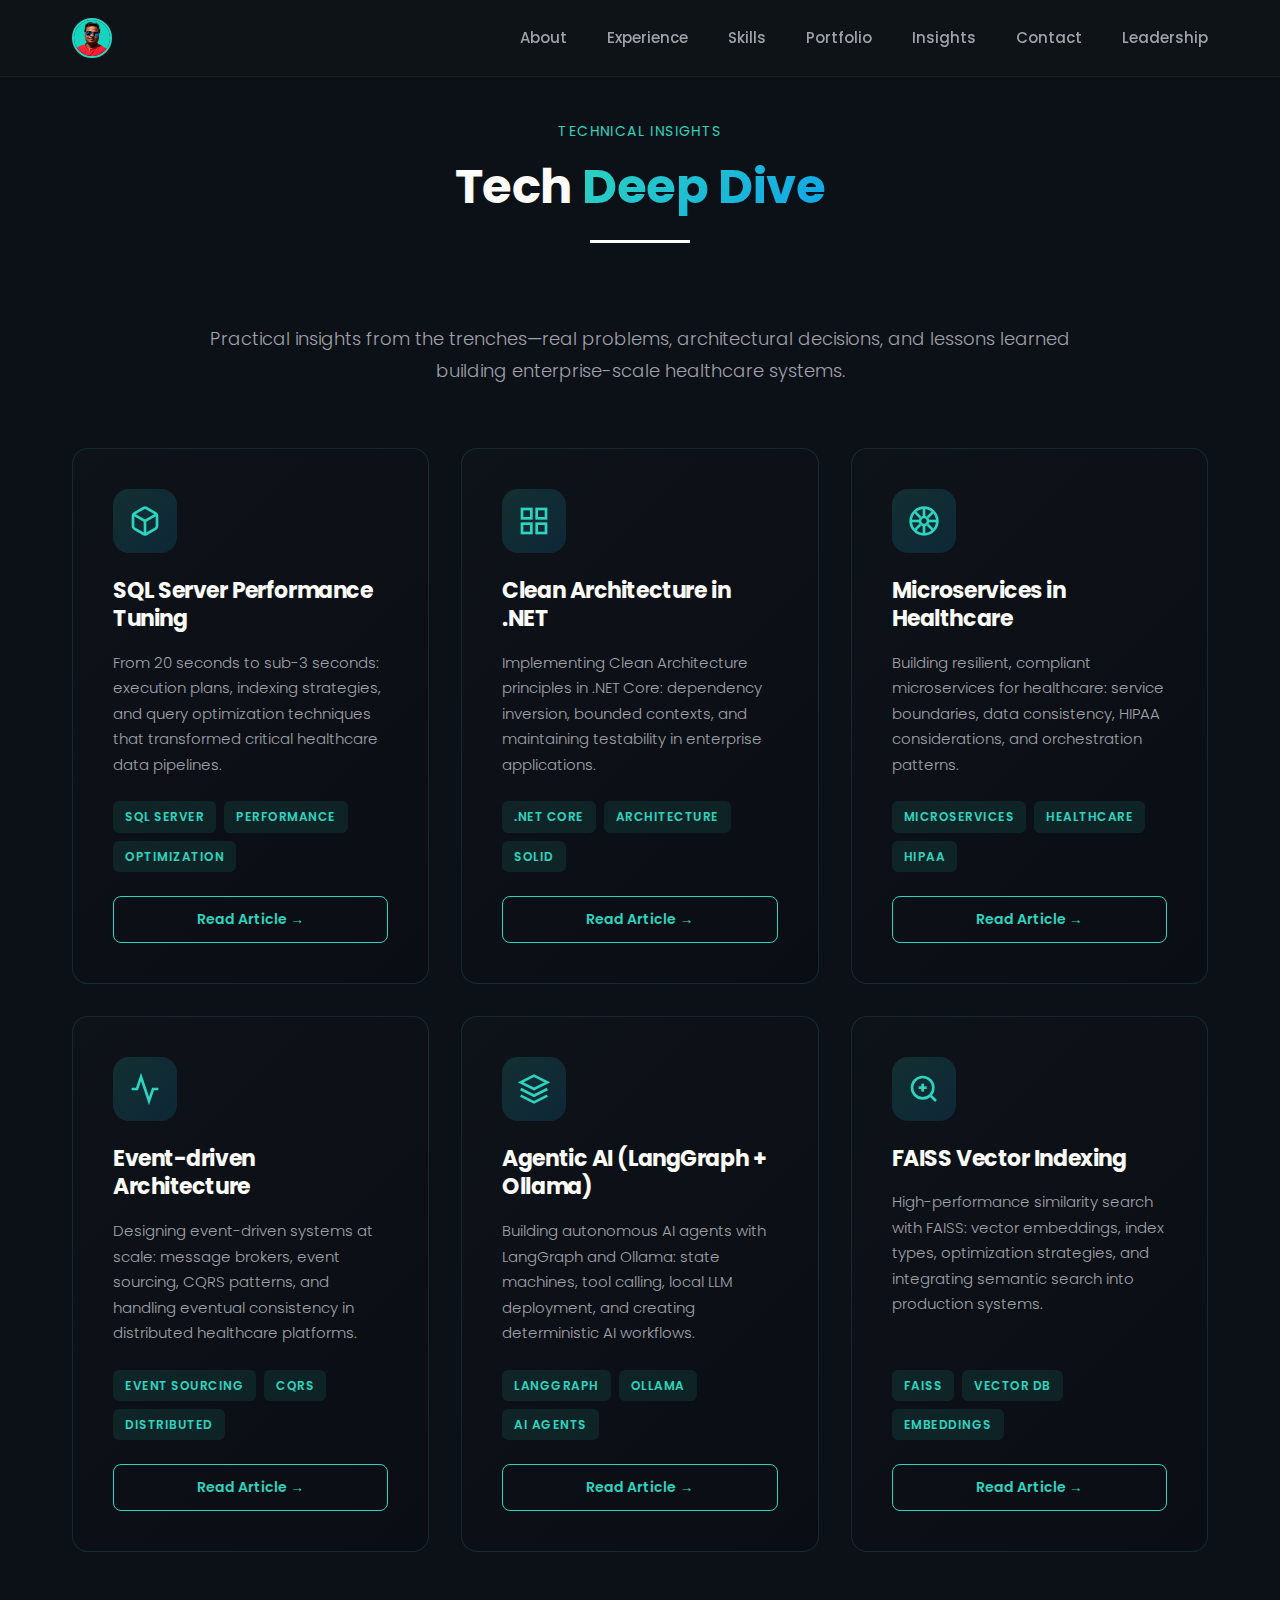
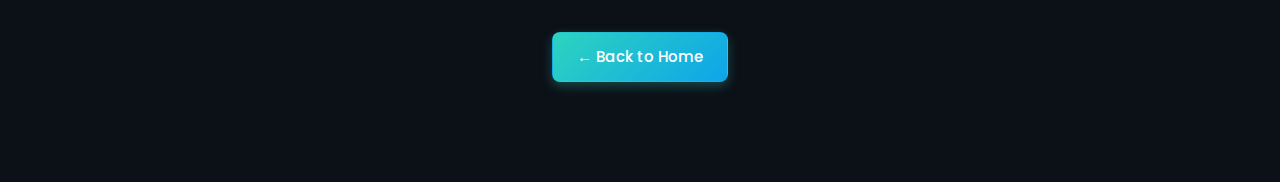
<file: tech-deepdive.html>
<!doctype html>
<html lang="en">

<head>
    <meta charset="UTF-8" />
    <meta name="viewport" content="width=device-width, initial-scale=1.0" />
    <title>Tech Deep Dive | Jitendra Gupta</title>
    <meta name="description" content="Technical deep dives and architectural insights by Jitendra Gupta - covering SQL performance, Clean Architecture, Microservices, AI, and more." />
    <meta name="author" content="Jitendra Gupta" />

    <link rel="icon" type="image/png" href="/images/Jitendra%20Profile.png">
    <link rel="apple-touch-icon" href="/images/Jitendra%20Profile.png">
    <link rel="stylesheet" href="styles.css">
    <link rel="preconnect" href="https://fonts.googleapis.com">
    <link rel="preconnect" href="https://fonts.gstatic.com" crossorigin>
    <link href="https://fonts.googleapis.com/css2?family=Poppins:wght@400;500;600;700;800&display=swap"
        rel="stylesheet">
</head>

<body>
    <!-- Navigation -->
    <nav class="navbar">
        <div class="container nav-container">
            <a href="index.html" class="logo">
                <img src="images/Jitendra Profile.png" alt="Jitendra Gupta" class="logo-image">
            </a>
            <div class="hamburger">
                <span></span>
                <span></span>
                <span></span>
            </div>
            <ul class="nav-menu">
                <li><a href="index.html#about">About</a></li>
                <li><a href="index.html#experience">Experience</a></li>
                <li><a href="index.html#skills">Skills</a></li>
                <li><a href="index.html#portfolio">Portfolio</a></li>
                <li><a href="index.html#insights">Insights</a></li>
                <li><a href="index.html#contact">Contact</a></li>
                <li><a href="leadership.html">Leadership</a></li>
                <!-- <li><a href="tech-deepdive.html" class="active">Tech Deep Dive</a></li>
                <li><a href="ai-lab.html">AI Lab</a></li>
                <li><a href="articles.html">Articles</a></li> -->
            </ul>
        </div>
    </nav>

    <!-- Tech Deep Dive Section -->
    <section class="section tech-deepdive-page">
        <div class="container">
            <div class="section-header">
                <h3 class="section-top-title">Technical Insights</h3>
                <h2 class="about-me-subtitle">Tech <span class="text-gradient">Deep Dive</span></h2>
                <div class="leadership-underline"></div>
            </div>

            <div class="deepdive-intro">
                <p class="intro-paragraph">
                    Practical insights from the trenches—real problems, architectural decisions, and lessons learned building enterprise-scale healthcare systems.
                </p>
            </div>

            <!-- Tech Articles Grid -->
            <div class="deepdive-grid">
                <article class="deepdive-card" data-article="sql-performance">
                    <div class="deepdive-icon-wrapper">
                        <svg class="deepdive-icon" viewBox="0 0 24 24" fill="none" stroke="currentColor" stroke-width="2">
                            <path d="M21 16V8a2 2 0 0 0-1-1.73l-7-4a2 2 0 0 0-2 0l-7 4A2 2 0 0 0 3 8v8a2 2 0 0 0 1 1.73l7 4a2 2 0 0 0 2 0l7-4A2 2 0 0 0 21 16z"></path>
                            <polyline points="3.27 6.96 12 12.01 20.73 6.96"></polyline>
                            <line x1="12" y1="22.08" x2="12" y2="12"></line>
                        </svg>
                    </div>
                    <h3 class="deepdive-title">SQL Server Performance Tuning</h3>
                    <p class="deepdive-description">From 20 seconds to sub-3 seconds: execution plans, indexing strategies, and query optimization techniques that transformed critical healthcare data pipelines.</p>
                    <div class="deepdive-meta">
                        <span class="deepdive-tag">SQL Server</span>
                        <span class="deepdive-tag">Performance</span>
                        <span class="deepdive-tag">Optimization</span>
                    </div>
                    <button class="deepdive-cta">Read Article →</button>
                </article>

                <article class="deepdive-card" data-article="clean-architecture">
                    <div class="deepdive-icon-wrapper">
                        <svg class="deepdive-icon" viewBox="0 0 24 24" fill="none" stroke="currentColor" stroke-width="2">
                            <rect x="3" y="3" width="7" height="7"></rect>
                            <rect x="14" y="3" width="7" height="7"></rect>
                            <rect x="14" y="14" width="7" height="7"></rect>
                            <rect x="3" y="14" width="7" height="7"></rect>
                        </svg>
                    </div>
                    <h3 class="deepdive-title">Clean Architecture in .NET</h3>
                    <p class="deepdive-description">Implementing Clean Architecture principles in .NET Core: dependency inversion, bounded contexts, and maintaining testability in enterprise applications.</p>
                    <div class="deepdive-meta">
                        <span class="deepdive-tag">.NET Core</span>
                        <span class="deepdive-tag">Architecture</span>
                        <span class="deepdive-tag">SOLID</span>
                    </div>
                    <button class="deepdive-cta">Read Article →</button>
                </article>

                <article class="deepdive-card" data-article="microservices-healthcare">
                    <div class="deepdive-icon-wrapper">
                        <svg class="deepdive-icon" viewBox="0 0 24 24" fill="none" stroke="currentColor" stroke-width="2">
                            <circle cx="12" cy="12" r="3"></circle>
                            <circle cx="12" cy="12" r="10"></circle>
                            <line x1="12" y1="2" x2="12" y2="9"></line>
                            <line x1="12" y1="15" x2="12" y2="22"></line>
                            <line x1="4.93" y1="4.93" x2="9.17" y2="9.17"></line>
                            <line x1="14.83" y1="14.83" x2="19.07" y2="19.07"></line>
                            <line x1="2" y1="12" x2="9" y2="12"></line>
                            <line x1="15" y1="12" x2="22" y2="12"></line>
                            <line x1="4.93" y1="19.07" x2="9.17" y2="14.83"></line>
                            <line x1="14.83" y1="9.17" x2="19.07" y2="4.93"></line>
                        </svg>
                    </div>
                    <h3 class="deepdive-title">Microservices in Healthcare</h3>
                    <p class="deepdive-description">Building resilient, compliant microservices for healthcare: service boundaries, data consistency, HIPAA considerations, and orchestration patterns.</p>
                    <div class="deepdive-meta">
                        <span class="deepdive-tag">Microservices</span>
                        <span class="deepdive-tag">Healthcare</span>
                        <span class="deepdive-tag">HIPAA</span>
                    </div>
                    <button class="deepdive-cta">Read Article →</button>
                </article>

                <article class="deepdive-card" data-article="event-driven">
                    <div class="deepdive-icon-wrapper">
                        <svg class="deepdive-icon" viewBox="0 0 24 24" fill="none" stroke="currentColor" stroke-width="2">
                            <polyline points="22 12 18 12 15 21 9 3 6 12 2 12"></polyline>
                        </svg>
                    </div>
                    <h3 class="deepdive-title">Event-driven Architecture</h3>
                    <p class="deepdive-description">Designing event-driven systems at scale: message brokers, event sourcing, CQRS patterns, and handling eventual consistency in distributed healthcare platforms.</p>
                    <div class="deepdive-meta">
                        <span class="deepdive-tag">Event Sourcing</span>
                        <span class="deepdive-tag">CQRS</span>
                        <span class="deepdive-tag">Distributed</span>
                    </div>
                    <button class="deepdive-cta">Read Article →</button>
                </article>

                <article class="deepdive-card" data-article="agentic-ai">
                    <div class="deepdive-icon-wrapper">
                        <svg class="deepdive-icon" viewBox="0 0 24 24" fill="none" stroke="currentColor" stroke-width="2">
                            <path d="M12 2L2 7l10 5 10-5-10-5z"></path>
                            <path d="M2 17l10 5 10-5"></path>
                            <path d="M2 12l10 5 10-5"></path>
                        </svg>
                    </div>
                    <h3 class="deepdive-title">Agentic AI (LangGraph + Ollama)</h3>
                    <p class="deepdive-description">Building autonomous AI agents with LangGraph and Ollama: state machines, tool calling, local LLM deployment, and creating deterministic AI workflows.</p>
                    <div class="deepdive-meta">
                        <span class="deepdive-tag">LangGraph</span>
                        <span class="deepdive-tag">Ollama</span>
                        <span class="deepdive-tag">AI Agents</span>
                    </div>
                    <button class="deepdive-cta">Read Article →</button>
                </article>

                <article class="deepdive-card" data-article="faiss-vector">
                    <div class="deepdive-icon-wrapper">
                        <svg class="deepdive-icon" viewBox="0 0 24 24" fill="none" stroke="currentColor" stroke-width="2">
                            <circle cx="11" cy="11" r="8"></circle>
                            <path d="m21 21-4.35-4.35"></path>
                            <line x1="11" y1="8" x2="11" y2="14"></line>
                            <line x1="8" y1="11" x2="14" y2="11"></line>
                        </svg>
                    </div>
                    <h3 class="deepdive-title">FAISS Vector Indexing</h3>
                    <p class="deepdive-description">High-performance similarity search with FAISS: vector embeddings, index types, optimization strategies, and integrating semantic search into production systems.</p>
                    <div class="deepdive-meta">
                        <span class="deepdive-tag">FAISS</span>
                        <span class="deepdive-tag">Vector DB</span>
                        <span class="deepdive-tag">Embeddings</span>
                    </div>
                    <button class="deepdive-cta">Read Article →</button>
                </article>
            </div>

            <!-- Back to Home -->
            <div class="back-to-home">
                <a href="index.html" class="btn btn-primary">← Back to Home</a>
            </div>
        </div>
    </section>

    <script src="script.js"></script>
    <script>
        // Handle article card clicks
        document.querySelectorAll('.deepdive-card').forEach(card => {
            card.addEventListener('click', function(e) {
                if (!e.target.classList.contains('deepdive-cta')) {
                    this.querySelector('.deepdive-cta').click();
                }
            });
        });

        document.querySelectorAll('.deepdive-cta').forEach(btn => {
            btn.addEventListener('click', function(e) {
                e.stopPropagation();
                const card = this.closest('.deepdive-card');
                const article = card.dataset.article;
                // For now, show alert - will be replaced with actual article pages
                alert(`Article "${article}" coming soon!`);
                // TODO: Navigate to article page
                // window.location.href = `articles/${article}.html`;
            });
        });
    </script>
</body>

</html>
</file>
<file: styles.css>
/* Reset and Base Styles */
* {
    margin: 0;
    padding: 0;
    box-sizing: border-box;
}

:root {
    /* HSL color variables */
    --background: 222 47% 6%;
    --foreground: 210 40% 98%;
    --card: 222 47% 9%;
    --muted: 220 13% 46%;
    --accent: 174 72% 56%;
    
    /* Exact theme from Lovable page */
    --bg-primary: #0a0a0f;
    --bg-secondary: #0f0f14;
    --bg-card: #0f1419;
    --bg-hover: #141922;
    --text-primary: #fcfbf8; /* Exact from SVG */
    --text-secondary: #a1a1aa; /* Exact from badge */
    --text-muted: #71717a;
    --accent-primary: #2dd4bf;
    --accent-secondary: #0ea5e9;
    --accent-hover: #14b8a6;
    --border-color: #27272a;
    --shadow-sm: 0 2px 8px rgba(0, 0, 0, 0.4);
    --shadow-md: 0 8px 32px rgba(0, 0, 0, 0.5);
    --shadow-lg: 0 16px 48px rgba(0, 0, 0, 0.6);
    --shadow-glow: 0 0 60px rgba(45, 212, 191, 0.3);
    --shadow-card: 0 4px 20px rgba(0, 0, 0, 0.5);
    --shadow-card-hover: 0 8px 40px rgba(45, 212, 191, 0.2);
    --gradient-primary: linear-gradient(135deg, #2dd4bf 0%, #0ea5e9 100%);
    --gradient-text: linear-gradient(135deg, #2dd4bf 0%, #0ea5e9 100%);
    --gradient-hero: linear-gradient(180deg, #0a0a0f 0%, #0f0f14 100%);
    --gradient-card: linear-gradient(145deg, #0f1419 0%, #0a0e14 100%);
    --gradient-glow: radial-gradient(ellipse at center, rgba(45, 212, 191, 0.15) 0%, transparent 70%);
    --glass-bg: rgba(15, 20, 25, 0.8);
    --glass-border: rgba(39, 39, 42, 0.5);
    --font-heading: 'Poppins', sans-serif;
    --font-body: 'Poppins', sans-serif;
    --primary: 174 72% 56%;
}

body {
    font-family: var(--font-body);
    background-color: hsl(var(--background));
    color: var(--text-primary);
    line-height: 1.6;
    overflow-x: hidden;
    -webkit-font-smoothing: antialiased;
    -moz-osx-font-smoothing: grayscale;
    font-weight: 300;
}

.text-primary {
    color: hsl(var(--primary));
}

.bg-background {
    background-color: hsl(var(--background));
}

.shadow-glow {
    box-shadow: var(--shadow-glow);
}

.border-background {
    border-color: hsl(var(--background));
}

h1, h2, h3, h4, h5, h6 {
    font-family: var(--font-heading);
}

.container {
    max-width: 1200px;
    margin: 0 auto;
    padding: 0 32px;
}

/* Navigation */
.navbar {
    position: fixed;
    top: 0;
    left: 0;
    right: 0;
    background: var(--glass-bg);
    backdrop-filter: blur(12px);
    -webkit-backdrop-filter: blur(12px);
    border-bottom: 1px solid var(--glass-border);
    z-index: 1000;
    padding: 18px 0;
}

.nav-container {
    max-width: 1200px;
    margin: 0 auto;
    padding: 0 32px;
    display: flex;
    justify-content: space-between;
    align-items: center;
}

.nav-logo {
    width: 40px;
    height: 40px;
    display: flex;
    align-items: center;
    justify-content: center;
    text-decoration: none;
    border-radius: 50%;
    overflow: hidden;
    border: 2px solid var(--accent-primary);
    transition: transform 0.3s ease, border-color 0.3s ease;
}

.logo {
    width: 40px;
    height: 40px;
    display: flex;
    align-items: center;
    justify-content: center;
    text-decoration: none;
    border-radius: 50%;
    overflow: hidden;
    border: 2px solid var(--accent-primary);
    transition: transform 0.3s ease, border-color 0.3s ease;
}

.nav-logo img,
.logo-image {
    width: 100%;
    height: 100%;
    object-fit: cover;
}

.nav-logo:hover,
.logo:hover {
    transform: scale(1.1);
    border-color: var(--accent-secondary);
}

.nav-menu {
    display: flex;
    list-style: none;
    gap: 40px;
}

.nav-menu a {
    color: var(--text-secondary);
    text-decoration: none;
    font-weight: 500;
    font-size: 15px;
    transition: color 0.2s ease;
    position: relative;
}

.nav-menu a:hover,
.nav-menu a.active {
    color: var(--text-primary);
}

.nav-menu a::after {
    content: '';
    position: absolute;
    bottom: -6px;
    left: 0;
    width: 0;
    height: 2px;
    background: var(--gradient-primary);
    transition: width 0.3s ease;
}

.nav-menu a:hover::after,
.nav-menu a.active::after {
    width: 100%;
}

.hamburger {
    display: none;
    flex-direction: column;
    gap: 5px;
    cursor: pointer;
}

.hamburger span {
    width: 24px;
    height: 2px;
    background-color: var(--text-primary);
    transition: all 0.3s ease;
    border-radius: 2px;
}

/* Hero Section */
.hero {
    padding: 120px 0 80px;
    position: relative;
    min-height: calc(100vh - 80px);
    display: flex;
    align-items: center;
    justify-content: center;
}

.hero-grid-bg {
    position: absolute;
    inset: 0;
    opacity: 0.03;
    background-image: linear-gradient(var(--text-primary) 1px, transparent 1px),
                      linear-gradient(90deg, var(--text-primary) 1px, transparent 1px);
    background-size: 60px 60px;
    pointer-events: none;
}

.hero::before {
    content: '';
    position: absolute;
    top: 0;
    left: 0;
    right: 0;
    bottom: 0;
    background: var(--gradient-glow);
    pointer-events: none;
}

.hero-content {
    display: flex;
    flex-direction: column;
    align-items: center;
    gap: 32px;
    width: 100%;
    max-width: 800px;
}

.hero-text {
    text-align: center;
    width: 100%;
}

.hero-image-wrapper {
    position: relative;
    display: flex;
    justify-content: center;
    align-items: center;
    width: 128px;
    height: 128px;
    margin-bottom: 8px;
}

.hero-image-halo {
    position: absolute;
    width: 140%;
    height: 140%;
    border-radius: 50%;
    background: radial-gradient(circle, rgba(45, 212, 191, 0.4) 0%, rgba(45, 212, 191, 0.25) 30%, transparent 70%);
    filter: blur(35px);
    animation: pulse-slow 4s ease-in-out infinite;
    z-index: 0;
}

.hero-image-halo::before {
    content: '';
    position: absolute;
    width: 100%;
    height: 100%;
    border-radius: 50%;
    background: radial-gradient(circle, rgba(45, 212, 191, 0.3) 0%, transparent 60%);
    filter: blur(20px);
    animation: pulse-slow 4s ease-in-out infinite 0.8s;
}

@keyframes pulse-slow {
    0%, 100% {
        opacity: 0.4;
        transform: scale(1);
    }
    50% {
        opacity: 0.8;
        transform: scale(1.08);
    }
}

@keyframes fade-up {
    from {
        opacity: 0;
        transform: translateY(30px);
    }
    to {
        opacity: 1;
        transform: translateY(0);
    }
}

.hero-image {
    position: relative;
    width: 128px;
    height: 128px;
    object-fit: cover;
    border-radius: 50%;
    border: 4px solid hsl(var(--background));
    box-shadow: var(--shadow-glow);
    z-index: 1;
    transition: transform 0.3s ease, box-shadow 0.3s ease;
}

.hero-image:hover {
    transform: scale(1.02);
    box-shadow: 0 0 80px rgba(45, 212, 191, 0.4);
}

.hero-title {
    font-family: var(--font-heading);
    font-size: 48px; /* text-5xl */
    font-weight: 700; /* font-bold */
    margin-bottom: 24px; /* mb-6 */
    line-height: 1.1;
    letter-spacing: -0.02em;
    color: var(--text-primary);
    animation: fade-up 0.8s ease-out forwards;
    animation-delay: 0.2s;
    opacity: 0;
}

.hero-title .text-gradient {
    background: var(--gradient-text);
    -webkit-background-clip: text;
    -webkit-text-fill-color: transparent;
    background-clip: text;
}

.hero-subtitle {
    font-family: var(--font-heading);
    font-size: 20px; /* text-xl */
    color: var(--text-muted-foreground); /* text-muted-foreground */
    margin-bottom: 16px; /* mb-4 */
    font-weight: 400;
    letter-spacing: -0.01em;
    animation: fade-up 0.8s ease-out forwards;
    opacity: 0;
}

.hero-company {
    font-size: 18px; /* text-lg */
    color: var(--accent-primary); /* text-primary */
    margin-bottom: 8px; /* mb-2 */
    font-weight: 400;
    animation: fade-up 0.8s ease-out forwards;
    opacity: 0;
}

.hero-tech {
    font-size: 14px; /* text-sm */
    color: var(--text-muted-foreground); /* text-muted-foreground */
    margin-bottom: 24px; /* mb-6 */
    max-width: 576px; /* max-w-xl */
    margin-left: auto;
    margin-right: auto;
    font-weight: 400;
    animation: fade-up 0.8s ease-out forwards;
    opacity: 0;
}

.hero-description {
    font-size: 17px;
    color: var(--text-muted-foreground);
    max-width: 700px;
    margin: 0 auto 32px;
    line-height: 1.7;
    font-weight: 400;
}

.hero-buttons {
    display: flex;
    gap: 16px;
    justify-content: center;
    align-items: center;
    flex-wrap: wrap;
    margin-top: 32px;
}

.btn-primary,
.btn-secondary {
    display: inline-flex;
    align-items: center;
    justify-content: center;
    gap: 8px;
    padding: 12px 24px;
    font-size: 15px;
    font-weight: 500;
    border-radius: 8px;
    text-decoration: none;
    transition: all 0.3s ease;
    cursor: pointer;
    border: 1px solid transparent;
}

.btn-primary {
    background: var(--gradient-primary);
    color: white;
    box-shadow: 0 4px 12px rgba(45, 212, 191, 0.3);
}

.btn-primary:hover {
    box-shadow: 0 6px 20px rgba(45, 212, 191, 0.4);
    transform: translateY(-2px);
}

.btn-secondary {
    background: transparent;
    color: var(--text-primary);
    border: 1px solid var(--border-color);
}

.btn-secondary:hover {
    background: var(--bg-hover);
    border-color: var(--accent-primary);
    transform: translateY(-2px);
}

/* Section Styles */
.section {
    padding: 100px 0;
    position: relative;
}

#contact {
    scroll-margin-top: 80px;
}

.section:nth-child(even) {
    background-color: rgba(15, 20, 25, 0.6);
}

.section-header {
    text-align: center;
    margin-bottom: 80px;
}

.section-icon {
    font-size: 56px;
    display: block;
    margin-bottom: 20px;
    filter: grayscale(0.3);
}

.section-title {
    /* font-size: 52px;
    font-weight: 800;
    margin-bottom: 16px;
    background: var(--gradient-text);
    -webkit-background-clip: text;
    -webkit-text-fill-color: transparent;
    background-clip: text;
    letter-spacing: -0.02em; */
    font-family: var(--font-heading);
    font-size: 52px;
    font-weight: 800;
    color: var(--text-primary);
    margin-bottom: 24px;
    letter-spacing: -0.01em;
    line-height: 1.2;
}

.section-subtitle {
    font-size: 18px;
    color: var(--text-muted);
    font-style: italic;
    font-weight: 400;
}

/* Content Cards */
.content-card {
    background: var(--gradient-card);
    backdrop-filter: blur(12px);
    -webkit-backdrop-filter: blur(12px);
    border: 1px solid var(--glass-border);
    border-radius: 12px;
    padding: 48px;
    margin-bottom: 32px;
    box-shadow: var(--shadow-card);
    transition: all 0.4s cubic-bezier(0.4, 0, 0.2, 1);
}

.content-card:hover {
    transform: translateY(-4px);
    box-shadow: var(--shadow-card-hover);
    border-color: rgba(45, 212, 191, 0.3);
}

/* About Me Card */
.about-me-card {
    background: var(--gradient-card);
    backdrop-filter: blur(12px);
    -webkit-backdrop-filter: blur(12px);
    border: 1px solid var(--glass-border);
    border-radius: 12px;
    padding: 48px;
    margin-bottom: 40px;
    box-shadow: var(--shadow-card);
    transition: all 0.4s cubic-bezier(0.4, 0, 0.2, 1);
    text-align: center;
}

.about-me-card:hover {
    transform: translateY(-4px);
    box-shadow: var(--shadow-card-hover);
    border-color: rgba(45, 212, 191, 0.3);
}

.section-top-title {
    font-family: var(--font-heading);
    font-size: 14px;
    font-weight: 400;
    text-transform: uppercase;
    letter-spacing: 0.1em;
    margin-bottom: 16px;
    color: var(--accent-primary);
    display: block;
}

.about-me-subtitle {
    font-family: var(--font-heading);
    font-size: 30px;
    font-weight: 700;
    color: var(--text-primary);
    margin-bottom: 24px;
    letter-spacing: -0.01em;
    line-height: 1.2;
}

.about-me-subtitle .text-gradient {
    background: var(--gradient-text);
    -webkit-background-clip: text;
    -webkit-text-fill-color: transparent;
    background-clip: text;
}

@media (min-width: 768px) {
    .about-me-subtitle {
        font-size: 48px;
    }
}

.about-me-description {
    font-size: 17px;
    color: var(--text-secondary);
    line-height: 1.8;
    max-width: 900px;
    margin: 0 auto;
}

.card-title {
    font-size: 32px;
    font-weight: 700;
    margin-bottom: 20px;
    color: var(--text-primary);
    letter-spacing: -0.01em;
    transition: color 0.3s ease;
}

.content-card:hover .card-title {
    color: var(--accent-primary);
}

/* Elegant Card Styles */
.elegant-card {
    background: linear-gradient(135deg, rgba(15, 20, 25, 0.95) 0%, rgba(10, 14, 20, 0.95) 100%);
    border: 1px solid rgba(45, 212, 191, 0.15);
    position: relative;
    overflow: hidden;
}

.elegant-card::before {
    content: '';
    position: absolute;
    top: 0;
    left: 0;
    right: 0;
    height: 3px;
    background: linear-gradient(90deg, var(--accent-primary), var(--accent-secondary));
}

.card-header-elegant {
    display: flex;
    align-items: center;
    gap: 16px;
    margin-bottom: 32px;
    padding-bottom: 24px;
    border-bottom: 1px solid rgba(45, 212, 191, 0.1);
}

.card-icon-wrapper {
    width: 48px;
    height: 48px;
    background: linear-gradient(135deg, rgba(45, 212, 191, 0.15), rgba(14, 165, 233, 0.15));
    border-radius: 12px;
    display: flex;
    align-items: center;
    justify-content: center;
    flex-shrink: 0;
}

.card-icon {
    width: 24px;
    height: 24px;
    color: var(--accent-primary);
}

.card-title-elegant {
    font-size: 28px;
    font-weight: 700;
    color: var(--text-primary);
    letter-spacing: -0.02em;
    margin: 0;
}

.card-content-elegant {
    display: flex;
    flex-direction: column;
    gap: 32px;
}

.intro-text {
    font-size: 18px;
    line-height: 1.8;
    color: var(--text-secondary);
    margin: 0;
}

.intro-text strong {
    color: var(--text-primary);
    font-weight: 600;
}

.expertise-grid {
    display: grid;
    grid-template-columns: repeat(auto-fit, minmax(280px, 1fr));
    gap: 32px;
}

.expertise-column {
    background: rgba(15, 25, 35, 0.5);
    padding: 24px;
    border-radius: 12px;
    border: 1px solid rgba(45, 212, 191, 0.1);
    transition: all 0.3s ease;
}

.expertise-column:hover {
    background: rgba(15, 25, 35, 0.7);
    border-color: rgba(45, 212, 191, 0.2);
    transform: translateY(-2px);
}

.expertise-heading {
    font-size: 16px;
    font-weight: 600;
    color: var(--accent-primary);
    margin-bottom: 16px;
    text-transform: uppercase;
    letter-spacing: 0.05em;
}

.expertise-list {
    list-style: none;
    padding: 0;
    margin: 0;
    display: flex;
    flex-direction: column;
    gap: 12px;
}

.expertise-list li {
    color: var(--text-secondary);
    font-size: 15px;
    line-height: 1.6;
    padding-left: 24px;
    position: relative;
}

.expertise-list li::before {
    content: '';
    position: absolute;
    left: 0;
    top: 8px;
    width: 12px;
    height: 2px;
    background: linear-gradient(90deg, var(--accent-primary), var(--accent-secondary));
}

.core-philosophy {
    background: linear-gradient(135deg, rgba(45, 212, 191, 0.05), rgba(14, 165, 233, 0.05));
    border-left: 3px solid var(--accent-primary);
    padding: 24px 24px 24px 28px;
    border-radius: 8px;
    position: relative;
    overflow: visible;
}

.quote-icon {
    width: 32px;
    height: 32px;
    color: var(--accent-primary);
    opacity: 0.3;
    position: absolute;
    top: 20px;
    left: 8px;
}

.philosophy-text {
    font-size: 16px;
    line-height: 1.8;
    color: var(--text-secondary);
    font-style: italic;
    margin: 0;
    padding-left: 32px;
}

.lead-text {
    font-size: 20px;
    color: var(--text-primary);
    margin-bottom: 20px;
    line-height: 1.7;
    font-weight: 400;
}

.body-text {
    font-size: 16px;
    color: var(--text-secondary);
    line-height: 1.7;
    margin-bottom: 18px;
}

.body-text strong {
    color: var(--text-primary);
    font-weight: 600;
}

.feature-list {
    list-style: none;
    padding-left: 0;
    margin: 28px 0;
}

.feature-list li {
    padding: 14px 0;
    padding-left: 36px;
    position: relative;
    color: var(--text-secondary);
    font-size: 16px;
    line-height: 1.7;
}

.feature-list li::before {
    content: '→';
    position: absolute;
    left: 0;
    color: var(--accent-primary);
    font-weight: bold;
    font-size: 18px;
}

/* Timeline Layout */
.timeline {
    position: relative;
    max-width: 1200px;
    margin: 0 auto;
    padding: 40px 0;
}

.timeline::before {
    content: '';
    position: absolute;
    left: 50%;
    transform: translateX(-50%);
    top: 0;
    bottom: 0;
    width: 2px;
    background: linear-gradient(to bottom, var(--accent-primary), var(--accent-secondary));
}

.timeline-item {
    position: relative;
    margin-bottom: 60px;
    width: 100%;
}

.timeline-item:last-child {
    margin-bottom: 0;
}

/* Right side items */
.timeline-item.timeline-right {
    padding-left: calc(50% + 60px);
}

.timeline-item.timeline-right .timeline-marker {
    left: 50%;
    transform: translateX(-50%);
}

.timeline-item.timeline-right .timeline-content::before {
    content: '';
    position: absolute;
    left: -8px;
    top: 24px;
    width: 0;
    height: 0;
    border-top: 8px solid transparent;
    border-bottom: 8px solid transparent;
    border-right: 8px solid var(--glass-border);
}

/* Left side items */
.timeline-item.timeline-left {
    padding-right: calc(50% + 60px);
    text-align: right;
}

.timeline-item.timeline-left .timeline-marker {
    left: 50%;
    transform: translateX(-50%);
}

.timeline-item.timeline-left .timeline-content::before {
    content: '';
    position: absolute;
    right: -8px;
    top: 24px;
    width: 0;
    height: 0;
    border-top: 8px solid transparent;
    border-bottom: 8px solid transparent;
    border-left: 8px solid var(--glass-border);
}

.timeline-item.timeline-left .timeline-company,
.timeline-item.timeline-left .timeline-period {
    justify-content: flex-end;
}

.timeline-marker {
    position: absolute;
    top: 0;
    display: flex;
    align-items: center;
    gap: 12px;
    z-index: 3;
}

.timeline-dot {
    width: 20px;
    height: 20px;
    background: var(--bg-card);
    border: 3px solid var(--accent-primary);
    border-radius: 50%;
    position: relative;
    z-index: 2;
    transition: all 0.3s ease;
}

.timeline-dot.current {
    background: var(--accent-primary);
    box-shadow: 0 0 20px rgba(45, 212, 191, 0.5);
    animation: pulse-dot 2s ease-in-out infinite;
}

@keyframes pulse-dot {
    0%, 100% {
        transform: scale(1);
        box-shadow: 0 0 20px rgba(45, 212, 191, 0.5);
    }
    50% {
        transform: scale(1.1);
        box-shadow: 0 0 30px rgba(45, 212, 191, 0.7);
    }
}

.timeline-item.timeline-right .timeline-badge {
    position: absolute;
    left: 40px;
}

.timeline-item.timeline-left .timeline-badge {
    position: absolute;
    right: 40px;
}

.timeline-badge {
    background: linear-gradient(135deg, var(--accent-primary), var(--accent-secondary));
    color: var(--bg-primary);
    padding: 4px 12px;
    border-radius: 16px;
    font-size: 12px;
    font-weight: 600;
    text-transform: uppercase;
    letter-spacing: 0.5px;
    white-space: nowrap;
}

.timeline-content {
    background: var(--gradient-card);
    backdrop-filter: blur(12px);
    -webkit-backdrop-filter: blur(12px);
    border: 1px solid var(--glass-border);
    border-radius: 16px;
    padding: 32px;
    transition: all 0.4s cubic-bezier(0.4, 0, 0.2, 1);
    position: relative;
}

.timeline-item:hover .timeline-content {
    transform: translateY(-4px);
    box-shadow: 0 12px 40px rgba(45, 212, 191, 0.15);
    border-color: rgba(45, 212, 191, 0.3);
}

.timeline-item:hover .timeline-dot {
    transform: scale(1.2);
    border-color: var(--accent-secondary);
}

.timeline-title {
    font-size: 24px;
    font-weight: 700;
    color: var(--text-primary);
    margin-bottom: 16px;
    letter-spacing: -0.01em;
}

.timeline-company {
    display: flex;
    align-items: center;
    gap: 8px;
    color: var(--text-secondary);
    font-size: 16px;
    font-weight: 500;
    margin-bottom: 12px;
}

.company-icon {
    width: 20px;
    height: 20px;
    color: var(--accent-primary);
}

.timeline-period {
    display: flex;
    align-items: center;
    gap: 8px;
    color: var(--accent-primary);
    font-size: 14px;
    font-weight: 500;
    margin-bottom: 20px;
}

.period-icon {
    width: 16px;
    height: 16px;
}

.timeline-description {
    color: var(--text-secondary);
    line-height: 1.7;
    font-size: 15px;
}

/* Experience Cards - Keep for backward compatibility */
.experience-card {
    background: var(--gradient-card);
    backdrop-filter: blur(12px);
    -webkit-backdrop-filter: blur(12px);
    border: 1px solid var(--glass-border);
    border-radius: 12px;
    padding: 48px;
    margin-bottom: 48px;
    box-shadow: var(--shadow-card);
    transition: all 0.4s cubic-bezier(0.4, 0, 0.2, 1);
}

.experience-card:hover {
    transform: translateY(-4px);
    box-shadow: var(--shadow-card-hover);
    border-color: rgba(45, 212, 191, 0.3);
}

.experience-header {
    margin-bottom: 32px;
    padding-bottom: 32px;
    border-bottom: 1px solid var(--border-color);
}

.company-name {
    font-size: 32px;
    font-weight: 700;
    margin-bottom: 12px;
    color: var(--text-primary);
    letter-spacing: -0.01em;
    transition: color 0.3s ease;
}

.experience-card:hover .company-name {
    color: var(--accent-primary);
}

.company-location {
    color: var(--text-muted);
    font-size: 15px;
}

.role-card {
    margin-bottom: 32px;
    padding: 32px;
    background: rgba(15, 25, 35, 0.6);
    border-radius: 12px;
    border-left: 3px solid var(--accent-primary);
    transition: all 0.3s ease;
}

.role-card:hover {
    background: rgba(15, 25, 35, 0.8);
    border-left-color: var(--accent-secondary);
}

.role-card:last-child {
    margin-bottom: 0;
}

.role-header {
    display: flex;
    justify-content: space-between;
    align-items: flex-start;
    margin-bottom: 20px;
    flex-wrap: wrap;
    gap: 16px;
}

.role-title {
    font-size: 24px;
    font-weight: 600;
    color: var(--text-primary);
    letter-spacing: -0.01em;
}

.role-period {
    color: var(--accent-primary);
    font-weight: 500;
    font-size: 15px;
    white-space: nowrap;
}

.role-expertise {
    color: var(--text-secondary);
    margin-bottom: 16px;
    font-size: 15px;
    line-height: 1.7;
}

.role-expertise strong {
    color: var(--text-primary);
}

.role-responsibilities {
    list-style: none;
    padding-left: 0;
    margin-top: 20px;
}

.role-responsibilities li {
    padding: 10px 0;
    padding-left: 32px;
    position: relative;
    color: var(--text-secondary);
    font-size: 15px;
    line-height: 1.7;
}

.role-responsibilities li::before {
    content: '→';
    position: absolute;
    left: 0;
    color: var(--accent-primary);
    font-weight: bold;
    font-size: 18px;
}

.role-description {
    color: var(--text-secondary);
    line-height: 1.7;
    margin-bottom: 14px;
    font-size: 15px;
}

.role-description:last-child {
    margin-bottom: 0;
}

/* Skills Grid */
.skills-grid {
    display: grid;
    grid-template-columns: repeat(auto-fit, minmax(320px, 1fr));
    gap: 32px;
    margin-top: 40px;
}

/* Elegant Skills Layout */
.skills-elegant-grid {
    display: grid;
    grid-template-columns: repeat(auto-fit, minmax(340px, 1fr));
    gap: 32px;
    margin-top: 48px;
    margin-bottom: 48px;
}

.skill-featured-card {
    background: linear-gradient(135deg, rgba(15, 20, 25, 0.95) 0%, rgba(10, 14, 20, 0.95) 100%);
    border: 1px solid rgba(45, 212, 191, 0.15);
    border-radius: 16px;
    padding: 40px;
    transition: all 0.4s cubic-bezier(0.4, 0, 0.2, 1);
    position: relative;
    overflow: hidden;
}

.skill-featured-card::before {
    content: '';
    position: absolute;
    top: 0;
    left: 0;
    right: 0;
    height: 2px;
    background: linear-gradient(90deg, var(--accent-primary), var(--accent-secondary));
    opacity: 0;
    transition: opacity 0.3s ease;
}

.skill-featured-card:hover::before {
    opacity: 1;
}

.skill-featured-card:hover {
    transform: translateY(-8px);
    box-shadow: 0 16px 48px rgba(45, 212, 191, 0.2);
    border-color: rgba(45, 212, 191, 0.3);
}

.skill-icon-wrapper {
    width: 64px;
    height: 64px;
    border-radius: 16px;
    display: flex;
    align-items: center;
    justify-content: center;
    margin-bottom: 24px;
    transition: transform 0.3s ease;
}

.skill-featured-card:hover .skill-icon-wrapper {
    transform: scale(1.1);
}

.skill-icon-wrapper.primary {
    background: linear-gradient(135deg, rgba(45, 212, 191, 0.15), rgba(45, 212, 191, 0.05));
}

.skill-icon-wrapper.secondary {
    background: linear-gradient(135deg, rgba(14, 165, 233, 0.15), rgba(14, 165, 233, 0.05));
}

.skill-icon-wrapper.tertiary {
    background: linear-gradient(135deg, rgba(139, 92, 246, 0.15), rgba(139, 92, 246, 0.05));
}

.skill-icon {
    width: 32px;
    height: 32px;
    color: var(--accent-primary);
}

.skill-featured-title {
    font-size: 24px;
    font-weight: 700;
    color: var(--text-primary);
    margin-bottom: 8px;
    letter-spacing: -0.02em;
}

.skill-featured-desc {
    font-size: 14px;
    color: var(--text-muted);
    margin-bottom: 24px;
    text-transform: uppercase;
    letter-spacing: 0.05em;
}

.skill-tags-modern {
    display: flex;
    flex-wrap: wrap;
    gap: 8px;
}

.skill-tag {
    background: rgba(45, 212, 191, 0.1);
    border: 1px solid rgba(45, 212, 191, 0.2);
    color: var(--accent-primary);
    padding: 6px 12px;
    border-radius: 6px;
    font-size: 13px;
    font-weight: 500;
    transition: all 0.3s ease;
}

.skill-tag:hover {
    background: rgba(45, 212, 191, 0.15);
    border-color: var(--accent-primary);
    transform: translateY(-2px);
}

/* Secondary Skills */
.skills-secondary-grid {
    display: grid;
    grid-template-columns: repeat(auto-fit, minmax(300px, 1fr));
    gap: 24px;
}

.skill-compact-card {
    background: rgba(15, 20, 25, 0.6);
    border: 1px solid rgba(45, 212, 191, 0.1);
    border-radius: 12px;
    padding: 24px;
    transition: all 0.3s ease;
}

.skill-compact-card:hover {
    background: rgba(15, 20, 25, 0.8);
    border-color: rgba(45, 212, 191, 0.2);
    transform: translateY(-2px);
}

.skill-compact-title {
    display: flex;
    align-items: center;
    gap: 12px;
    font-size: 16px;
    font-weight: 600;
    color: var(--text-primary);
    margin-bottom: 12px;
}

.skill-compact-icon {
    width: 20px;
    height: 20px;
    color: var(--accent-primary);
    flex-shrink: 0;
}

.skill-compact-list {
    font-size: 14px;
    color: var(--text-secondary);
    line-height: 1.8;
    margin: 0;
}

.skill-category {
    background: var(--gradient-card);
    backdrop-filter: blur(12px);
    -webkit-backdrop-filter: blur(12px);
    border: 1px solid var(--glass-border);
    border-radius: 12px;
    padding: 40px;
    box-shadow: var(--shadow-card);
    transition: all 0.4s cubic-bezier(0.4, 0, 0.2, 1);
}

.skill-category:hover {
    transform: translateY(-4px);
    box-shadow: var(--shadow-card-hover);
    border-color: rgba(45, 212, 191, 0.3);
}

.skill-category-title {
    font-size: 24px;
    font-weight: 700;
    margin-bottom: 24px;
    color: var(--text-primary);
    padding-bottom: 20px;
    border-bottom: 1px solid var(--border-color);
    letter-spacing: -0.01em;
    transition: color 0.3s ease;
}

.skill-category:hover .skill-category-title {
    color: var(--accent-primary);
}

.skill-list {
    list-style: none;
    padding-left: 0;
}

.skill-list li {
    padding: 12px 0;
    padding-left: 32px;
    position: relative;
    color: var(--text-secondary);
    font-size: 15px;
    line-height: 1.7;
    transition: color 0.3s ease, transform 0.3s ease;
}

.skill-list li::before {
    content: '•';
    position: absolute;
    left: 0;
    color: var(--accent-primary);
    font-size: 24px;
    line-height: 0.8;
}

.skill-list li:hover {
    color: var(--text-primary);
    transform: translateX(4px);
}

/* Mission Grid */
.mission-grid {
    display: grid;
    grid-template-columns: repeat(auto-fit, minmax(300px, 1fr));
    gap: 32px;
    margin-top: 40px;
}

.mission-card {
    background: var(--gradient-card);
    backdrop-filter: blur(12px);
    -webkit-backdrop-filter: blur(12px);
    border: 1px solid var(--glass-border);
    border-radius: 12px;
    padding: 40px;
    box-shadow: var(--shadow-card);
    transition: all 0.4s cubic-bezier(0.4, 0, 0.2, 1);
    position: relative;
    overflow: hidden;
}

.mission-card::before {
    content: '';
    position: absolute;
    top: 0;
    left: 0;
    right: 0;
    height: 3px;
    background: var(--gradient-primary);
    transform: scaleX(0);
    transition: transform 0.5s cubic-bezier(0.4, 0, 0.2, 1);
}

.mission-card:hover {
    transform: translateY(-4px);
    box-shadow: var(--shadow-card-hover);
    border-color: rgba(45, 212, 191, 0.3);
}

.mission-card:hover::before {
    transform: scaleX(1);
}

.mission-number {
    width: 56px;
    height: 56px;
    border-radius: 16px;
    background: var(--gradient-primary);
    display: flex;
    align-items: center;
    justify-content: center;
    font-size: 24px;
    font-weight: 700;
    color: white;
    margin-bottom: 28px;
    box-shadow: 0 4px 16px rgba(20, 184, 166, 0.4);
}

.mission-title {
    font-size: 24px;
    font-weight: 700;
    margin-bottom: 20px;
    color: var(--text-primary);
    letter-spacing: -0.01em;
    transition: color 0.3s ease;
}

.mission-card:hover .mission-title {
    color: var(--accent-primary);
}

.mission-list {
    list-style: none;
    padding-left: 0;
    margin-top: 20px;
}

.mission-list li {
    padding: 10px 0;
    padding-left: 32px;
    position: relative;
    color: var(--text-secondary);
    font-size: 15px;
    line-height: 1.7;
}

.mission-list li::before {
    content: '✓';
    position: absolute;
    left: 0;
    color: var(--accent-primary);
    font-weight: bold;
    font-size: 16px;
}

.mission-description {
    color: var(--text-secondary);
    margin-bottom: 16px;
    font-size: 15px;
    font-weight: 500;
}

.mission-note {
    margin-top: 20px;
    padding-top: 20px;
    border-top: 1px solid var(--border-color);
    color: var(--text-muted);
    font-size: 14px;
    font-style: italic;
    line-height: 1.6;
}

/* Footer */
.footer {
    background-color: var(--bg-secondary);
    border-top: 1px solid var(--glass-border);
    padding: 48px 0;
    text-align: center;
    color: var(--text-muted);
    font-size: 14px;
    margin-top: 100px;
}

/* Leadership Philosophy Styles */
.leadership-underline {
    width: 100px;
    height: 3px;
    background: var(--text-primary);
    margin: 0 auto 60px;
}

.leadership-quote {
    text-align: center;
    margin-bottom: 80px;
    display: flex;
    justify-content: center;
}

.leadership-quote-box {
    background: linear-gradient(135deg, rgba(45, 212, 191, 0.05), rgba(14, 165, 233, 0.05));
    border-left: 3px solid var(--accent-primary);
    padding: 32px 40px 32px 48px;
    border-radius: 8px;
    position: relative;
    max-width: 900px;
    text-align: left;
}

.leadership-quote-box .quote-icon {
    width: 32px;
    height: 32px;
    color: var(--accent-primary);
    opacity: 0.3;
    position: absolute;
    top: 28px;
    left: 8px;
}

.leadership-quote-text {
    font-size: 22px;
    font-style: italic;
    color: var(--text-secondary);
    line-height: 1.7;
    margin: 0;
    padding-left: 32px;
}

.leadership-grid {
    display: grid;
    grid-template-columns: repeat(2, 1fr);
    gap: 40px 60px;
    max-width: 1000px;
    margin: 0 auto;
}

.leadership-item {
    display: flex;
    align-items: flex-start;
    gap: 16px;
}

.leadership-bullet {
    font-size: 32px;
    color: var(--text-primary);
    line-height: 1;
    flex-shrink: 0;
}

.leadership-item p {
    font-size: 18px;
    color: var(--text-primary);
    line-height: 1.6;
    margin: 0;
    padding-top: 4px;
}

.leadership-cta {
    text-align: center;
    margin-top: 60px;
}

/* Leadership Page Styles */
.leadership-page {
    padding-top: 120px;
}

.leadership-intro {
    max-width: 900px;
    margin: 0 auto 60px;
    text-align: center;
}

.intro-paragraph {
    font-size: 18px;
    line-height: 1.8;
    color: var(--text-secondary);
    margin: 0;
}

.leadership-content-grid {
    display: grid;
    grid-template-columns: repeat(auto-fit, minmax(280px, 1fr));
    gap: 32px;
    margin-bottom: 80px;
}

/* Detailed Principles Layout */
.leadership-principles-detailed {
    max-width: 900px;
    margin: 0 auto 80px;
    display: flex;
    flex-direction: column;
    gap: 48px;
}

.principle-detailed {
    background: linear-gradient(135deg, rgba(15, 20, 25, 0.95) 0%, rgba(10, 14, 20, 0.95) 100%);
    border: 1px solid rgba(45, 212, 191, 0.15);
    border-radius: 16px;
    padding: 40px;
    position: relative;
    transition: all 0.4s cubic-bezier(0.4, 0, 0.2, 1);
}

.principle-detailed:hover {
    border-color: rgba(45, 212, 191, 0.3);
    box-shadow: 0 8px 32px rgba(45, 212, 191, 0.12);
}

.principle-number {
    position: absolute;
    top: -16px;
    left: 40px;
    width: 48px;
    height: 48px;
    background: linear-gradient(135deg, var(--accent-primary), var(--accent-secondary));
    color: var(--bg-primary);
    border-radius: 50%;
    display: flex;
    align-items: center;
    justify-content: center;
    font-size: 20px;
    font-weight: 700;
    box-shadow: 0 4px 16px rgba(45, 212, 191, 0.4);
}

.principle-detailed-title {
    font-size: 26px;
    font-weight: 700;
    color: var(--text-primary);
    margin-bottom: 20px;
    margin-top: 16px;
    letter-spacing: -0.02em;
    line-height: 1.3;
}

.principle-text {
    font-size: 16px;
    line-height: 1.8;
    color: var(--text-secondary);
    margin-bottom: 20px;
}

.principle-text:last-child {
    margin-bottom: 0;
}

.principle-text em {
    color: var(--accent-primary);
    font-style: italic;
}

.principle-text strong {
    color: var(--text-primary);
    font-weight: 600;
}

.principle-list {
    list-style: none;
    padding: 0;
    margin: 0 0 20px 0;
}

.principle-list li {
    font-size: 16px;
    line-height: 1.8;
    color: var(--text-secondary);
    padding-left: 28px;
    position: relative;
    margin-bottom: 12px;
}

.principle-list li::before {
    content: '→';
    position: absolute;
    left: 0;
    color: var(--accent-primary);
    font-weight: 600;
    font-size: 18px;
}

.principle-list li strong {
    color: var(--accent-primary);
    font-weight: 600;
}

.leadership-principle-card {
    background: linear-gradient(135deg, rgba(15, 20, 25, 0.95) 0%, rgba(10, 14, 20, 0.95) 100%);
    border: 1px solid rgba(45, 212, 191, 0.15);
    border-radius: 16px;
    padding: 40px;
    transition: all 0.4s cubic-bezier(0.4, 0, 0.2, 1);
}

.leadership-principle-card:hover {
    transform: translateY(-8px);
    box-shadow: 0 16px 48px rgba(45, 212, 191, 0.2);
    border-color: rgba(45, 212, 191, 0.3);
}

.principle-icon-wrapper {
    width: 64px;
    height: 64px;
    background: linear-gradient(135deg, rgba(45, 212, 191, 0.15), rgba(14, 165, 233, 0.15));
    border-radius: 16px;
    display: flex;
    align-items: center;
    justify-content: center;
    margin-bottom: 24px;
}

.principle-icon {
    width: 32px;
    height: 32px;
    color: var(--accent-primary);
}

.principle-title {
    font-size: 24px;
    font-weight: 700;
    color: var(--text-primary);
    margin-bottom: 16px;
    letter-spacing: -0.02em;
}

.principle-description {
    font-size: 16px;
    line-height: 1.8;
    color: var(--text-secondary);
    margin: 0;
}

.leadership-values {
    background: rgba(15, 20, 25, 0.6);
    border: 1px solid rgba(45, 212, 191, 0.1);
    border-radius: 16px;
    padding: 48px;
    margin-bottom: 80px;
}

.values-heading {
    font-size: 32px;
    font-weight: 700;
    color: var(--text-primary);
    margin-bottom: 40px;
    text-align: center;
}

.values-grid {
    display: grid;
    grid-template-columns: repeat(auto-fit, minmax(250px, 1fr));
    gap: 32px;
}

.value-item {
    text-align: center;
}

.value-title {
    font-size: 18px;
    font-weight: 600;
    color: var(--accent-primary);
    margin-bottom: 12px;
}

.value-text {
    font-size: 15px;
    line-height: 1.7;
    color: var(--text-secondary);
    margin: 0;
}

.leadership-approach {
    background: linear-gradient(135deg, rgba(15, 20, 25, 0.95) 0%, rgba(10, 14, 20, 0.95) 100%);
    border: 1px solid rgba(45, 212, 191, 0.15);
    border-radius: 16px;
    padding: 48px;
    margin-bottom: 60px;
}

.approach-heading {
    font-size: 32px;
    font-weight: 700;
    color: var(--text-primary);
    margin-bottom: 40px;
    text-align: center;
}

.approach-content {
    display: grid;
    grid-template-columns: repeat(auto-fit, minmax(280px, 1fr));
    gap: 40px;
}

.approach-section {
}

.approach-subtitle {
    font-size: 20px;
    font-weight: 600;
    color: var(--accent-primary);
    margin-bottom: 20px;
}

.approach-list {
    list-style: none;
    padding: 0;
    margin: 0;
}

.approach-list li {
    color: var(--text-secondary);
    font-size: 15px;
    line-height: 1.7;
    padding: 10px 0 10px 28px;
    position: relative;
}

.approach-list li::before {
    content: '';
    position: absolute;
    left: 0;
    top: 18px;
    width: 12px;
    height: 2px;
    background: linear-gradient(90deg, var(--accent-primary), var(--accent-secondary));
}

.back-to-home {
    text-align: center;
    margin-top: 60px;
}

/* Contact Section */
.contact-grid {
    display: grid;
    grid-template-columns: repeat(auto-fit, minmax(250px, 1fr));
    gap: 32px;
    margin-bottom: 48px;
}

/* Portfolio Section */
.portfolio-grid {
    display: grid;
    grid-template-columns: repeat(auto-fit, minmax(300px, 1fr));
    gap: 32px;
    margin-bottom: 48px;
}

.portfolio-card {
    background: var(--gradient-card);
    backdrop-filter: blur(12px);
    -webkit-backdrop-filter: blur(12px);
    border: 1px solid var(--glass-border);
    border-radius: 12px;
    padding: 32px;
    transition: all 0.4s cubic-bezier(0.4, 0, 0.2, 1);
    display: flex;
    flex-direction: column;
}

.portfolio-card:hover {
    transform: translateY(-4px);
    box-shadow: var(--shadow-card-hover);
    border-color: rgba(45, 212, 191, 0.3);
}

.portfolio-header {
    display: flex;
    justify-content: space-between;
    align-items: center;
    margin-bottom: 16px;
}

.portfolio-title {
    font-size: 24px;
    font-weight: 700;
    color: var(--text-primary);
    transition: color 0.3s ease;
}

.portfolio-card:hover .portfolio-title {
    color: var(--accent-primary);
}

.portfolio-link {
    color: var(--text-secondary);
    transition: color 0.3s ease;
    display: flex;
    align-items: center;
}

.portfolio-link:hover {
    color: var(--accent-primary);
}

.portfolio-description {
    color: var(--text-secondary);
    line-height: 1.7;
    margin-bottom: 20px;
    flex-grow: 1;
}

.portfolio-tags {
    display: flex;
    flex-wrap: wrap;
    gap: 8px;
}

.tag {
    padding: 6px 12px;
    background: rgba(45, 212, 191, 0.1);
    border: 1px solid rgba(45, 212, 191, 0.3);
    border-radius: 6px;
    font-size: 13px;
    color: var(--accent-primary);
    font-weight: 500;
}

.portfolio-cta {
    text-align: center;
    margin-top: 32px;
}

/* Insights Section */
.insights-grid {
    display: grid;
    grid-template-columns: repeat(auto-fit, minmax(320px, 1fr));
    gap: 32px;
}

.insight-card {
    background: var(--gradient-card);
    backdrop-filter: blur(12px);
    -webkit-backdrop-filter: blur(12px);
    border: 1px solid var(--glass-border);
    border-radius: 12px;
    padding: 32px;
    transition: all 0.4s cubic-bezier(0.4, 0, 0.2, 1);
    text-decoration: none;
    display: block;
}

.insight-card:hover {
    transform: translateY(-4px);
    box-shadow: var(--shadow-card-hover);
    border-color: rgba(45, 212, 191, 0.3);
}

.insight-year {
    display: inline-block;
    padding: 4px 12px;
    background: rgba(45, 212, 191, 0.1);
    border: 1px solid rgba(45, 212, 191, 0.3);
    border-radius: 6px;
    font-size: 12px;
    color: var(--accent-primary);
    font-weight: 600;
    margin-bottom: 16px;
}

.insight-title {
    font-size: 20px;
    font-weight: 700;
    color: var(--text-primary);
    margin-bottom: 12px;
    line-height: 1.4;
    transition: color 0.3s ease;
}

.insight-card:hover .insight-title {
    color: var(--accent-primary);
}

.insight-description {
    color: var(--text-secondary);
    line-height: 1.7;
    margin-bottom: 16px;
}

.insight-link {
    color: var(--accent-primary);
    font-size: 15px;
    font-weight: 500;
    transition: color 0.3s ease;
}

.insight-card:hover .insight-link {
    color: var(--accent-secondary);
}

/* Contact Section */
.contact-grid {
    display: grid;
    grid-template-columns: repeat(auto-fit, minmax(250px, 1fr));
    gap: 32px;
    margin-bottom: 48px;
}

.contact-card {
    background: var(--gradient-card);
    backdrop-filter: blur(12px);
    -webkit-backdrop-filter: blur(12px);
    border: 1px solid var(--glass-border);
    border-radius: 12px;
    padding: 40px;
    text-align: center;
    transition: all 0.4s cubic-bezier(0.4, 0, 0.2, 1);
}

.contact-card:hover {
    transform: translateY(-4px);
    box-shadow: var(--shadow-card-hover);
    border-color: rgba(45, 212, 191, 0.3);
}

.contact-icon {
    width: 48px;
    height: 48px;
    margin: 0 auto 20px;
    color: var(--accent-primary);
    stroke: var(--accent-primary);
}

.contact-card:hover .contact-icon {
    color: var(--accent-secondary);
    stroke: var(--accent-secondary);
}

.contact-title {
    font-size: 20px;
    font-weight: 600;
    margin-bottom: 12px;
    color: var(--text-primary);
}

.contact-link {
    color: var(--accent-primary);
    text-decoration: none;
    font-size: 16px;
    transition: color 0.3s ease;
}

.contact-link:hover {
    color: var(--accent-secondary);
    text-decoration: underline;
}

.contact-text {
    color: var(--text-secondary);
    font-size: 16px;
    margin: 0;
}

.contact-cta {
    text-align: center;
    margin-top: 48px;
}

.btn-large {
    padding: 16px 48px;
    font-size: 18px;
}

@media (max-width: 768px) {
    .leadership-quote-text {
        font-size: 22px;
    }
    
    .leadership-grid {
        grid-template-columns: 1fr;
        gap: 32px;
    }
    
    .leadership-item p {
        font-size: 16px;
    }

    .contact-grid {
        grid-template-columns: 1fr;
    }

    /* Timeline responsive - stack vertically */
    .timeline::before {
        left: 20px;
        transform: none;
    }

    .timeline-item.timeline-right,
    .timeline-item.timeline-left {
        padding-left: 60px;
        padding-right: 0;
        text-align: left;
    }

    .timeline-item .timeline-marker {
        left: 20px;
        transform: none;
    }

    .timeline-item.timeline-right .timeline-badge,
    .timeline-item.timeline-left .timeline-badge {
        display: none;
    }

    .timeline-item.timeline-right .timeline-content::before,
    .timeline-item.timeline-left .timeline-content::before {
        left: -8px;
        right: auto;
        border-right: 8px solid var(--glass-border);
        border-left: none;
    }

    .timeline-item.timeline-left .timeline-company,
    .timeline-item.timeline-left .timeline-period {
        justify-content: flex-start;
    }

    .timeline-content {
        padding: 24px;
    }

    .timeline-title {
        font-size: 20px;
    }
}

/* Responsive Design */
@media (min-width: 1024px) {
    .hero-title {
        font-size: 96px; /* lg:text-8xl */
    }
}

@media (max-width: 768px) {
    .hamburger {
        display: flex;
    }

    .nav-menu {
        position: fixed;
        left: -100%;
        top: 70px;
        flex-direction: column;
        background-color: rgba(17, 17, 17, 0.98);
        backdrop-filter: blur(20px);
        width: 100%;
        text-align: center;
        transition: 0.3s;
        box-shadow: var(--shadow-lg);
        padding: 40px 0;
        border-top: 1px solid var(--border-color);
    }

    .nav-menu.active {
        left: 0;
    }

    .nav-menu li {
        margin: 20px 0;
    }

    .hero {
        padding: 100px 0 60px;
        min-height: auto;
    }

    .hero-content {
        gap: 28px;
    }

    .hero-image-wrapper {
        width: 160px;
        height: 160px;
        margin-bottom: 4px;
    }

    .hero-image {
        width: 160px;
        height: 160px;
    }

    .hero-image-halo {
        width: 140%;
        height: 140%;
        filter: blur(30px);
    }

    .hero-title {
        font-size: 72px; /* md:text-7xl */
        margin-bottom: 24px;
    }

    .hero-subtitle {
        font-size: 24px; /* md:text-2xl */
        margin-bottom: 16px;
    }

    .hero-company {
        font-size: 18px;
        margin-bottom: 8px;
    }

    .hero-tech {
        font-size: 14px;
        margin-bottom: 24px;
    }

    .hero-description {
        font-size: 16px;
        max-width: 100%;
    }

    .section-title {
        font-size: 36px;
    }

    .section {
        padding: 80px 0;
    }

    .content-card,
    .experience-card,
    .skill-category,
    .mission-card {
        padding: 32px;
    }

    .skills-grid,
    .mission-grid {
        grid-template-columns: 1fr;
    }

    .role-header {
        flex-direction: column;
    }

    .role-period {
        white-space: normal;
    }

    .container {
        padding: 0 24px;
    }
}

@media (max-width: 480px) {
    .hero {
        padding: 80px 0 40px;
    }

    .hero-content {
        gap: 24px;
    }

    .hero-image-wrapper {
        width: 140px;
        height: 140px;
        margin-bottom: 4px;
    }

    .hero-image {
        width: 140px;
        height: 140px;
    }

    .hero-image-halo {
        filter: blur(25px);
    }

    .hero-title {
        font-size: 48px; /* text-5xl - mobile */
        margin-bottom: 24px;
    }

    .hero-subtitle {
        font-size: 20px;
        margin-bottom: 16px;
    }

    .hero-company {
        font-size: 18px;
        margin-bottom: 8px;
    }

    .hero-tech {
        font-size: 14px;
        margin-bottom: 24px;
    }

    .section-title {
        font-size: 32px;
    }

    .container {
        padding: 0 20px;
    }

    .content-card,
    .experience-card,
    .skill-category,
    .mission-card {
        padding: 24px;
    }
}

/* Utility Classes */
.font-heading {
    font-family: Sora, sans-serif;
}

.animate-fade-up {
    animation: fade-up 0.8s ease-out forwards;
    opacity: 0;
}

/* Smooth Scrolling */
html {
    scroll-behavior: smooth;
}

/* Selection */
::selection {
    background-color: rgba(20, 184, 166, 0.3);
    color: var(--text-primary);
}

/* Scrollbar Styling */
::-webkit-scrollbar {
    width: 8px;
}

::-webkit-scrollbar-track {
    background: var(--bg-primary);
}

::-webkit-scrollbar-thumb {
    background: var(--accent-primary);
    border-radius: 4px;
}

::-webkit-scrollbar-thumb:hover {
    background: var(--accent-secondary);
}

/* Tech Deep Dive Page Styles */
.tech-deepdive-page {
    padding-top: 120px;
}

.deepdive-intro {
    max-width: 900px;
    margin: 0 auto 60px;
    text-align: center;
}

.deepdive-grid {
    display: grid;
    grid-template-columns: repeat(auto-fill, minmax(350px, 1fr));
    gap: 32px;
    margin-bottom: 80px;
}

.deepdive-card {
    background: linear-gradient(135deg, rgba(15, 20, 25, 0.95) 0%, rgba(10, 14, 20, 0.95) 100%);
    border: 1px solid rgba(45, 212, 191, 0.15);
    border-radius: 16px;
    padding: 40px;
    position: relative;
    transition: all 0.4s cubic-bezier(0.4, 0, 0.2, 1);
    cursor: pointer;
    display: flex;
    flex-direction: column;
}

.deepdive-card:hover {
    transform: translateY(-8px);
    box-shadow: 0 16px 48px rgba(45, 212, 191, 0.2);
    border-color: rgba(45, 212, 191, 0.3);
}

.deepdive-icon-wrapper {
    width: 64px;
    height: 64px;
    background: linear-gradient(135deg, rgba(45, 212, 191, 0.15), rgba(14, 165, 233, 0.15));
    border-radius: 16px;
    display: flex;
    align-items: center;
    justify-content: center;
    margin-bottom: 24px;
}

.deepdive-icon {
    width: 32px;
    height: 32px;
    color: var(--accent-primary);
}

.deepdive-title {
    font-size: 22px;
    font-weight: 700;
    color: var(--text-primary);
    margin-bottom: 16px;
    letter-spacing: -0.02em;
    line-height: 1.3;
}

.deepdive-description {
    font-size: 15px;
    line-height: 1.7;
    color: var(--text-secondary);
    margin-bottom: 24px;
    flex-grow: 1;
}

.deepdive-meta {
    display: flex;
    flex-wrap: wrap;
    gap: 8px;
    margin-bottom: 24px;
}

.deepdive-tag {
    background: rgba(45, 212, 191, 0.1);
    color: var(--accent-primary);
    padding: 6px 12px;
    border-radius: 6px;
    font-size: 12px;
    font-weight: 600;
    text-transform: uppercase;
    letter-spacing: 0.5px;
}

.deepdive-cta {
    background: transparent;
    border: 1px solid var(--accent-primary);
    color: var(--accent-primary);
    padding: 12px 24px;
    border-radius: 8px;
    font-size: 14px;
    font-weight: 600;
    cursor: pointer;
    transition: all 0.3s ease;
    font-family: 'Poppins', sans-serif;
}

.deepdive-cta:hover {
    background: var(--accent-primary);
    color: var(--bg-primary);
    transform: translateX(4px);
}

.back-to-home {
    text-align: center;
    margin-top: 60px;
}

@media (max-width: 768px) {
    .deepdive-grid {
        grid-template-columns: 1fr;
    }
}

/* AI Lab Page Styles */
.ai-lab-page {
    padding-top: 120px;
}

.ai-lab-intro {
    max-width: 900px;
    margin: 0 auto 60px;
    text-align: center;
}

.ai-lab-grid {
    display: grid;
    grid-template-columns: repeat(auto-fill, minmax(380px, 1fr));
    gap: 32px;
    margin-bottom: 80px;
}

.ai-lab-card {
    background: linear-gradient(135deg, rgba(15, 20, 25, 0.95) 0%, rgba(10, 14, 20, 0.95) 100%);
    border: 1px solid rgba(45, 212, 191, 0.15);
    border-radius: 16px;
    padding: 40px;
    position: relative;
    transition: all 0.4s cubic-bezier(0.4, 0, 0.2, 1);
    cursor: pointer;
    display: flex;
    flex-direction: column;
}

.ai-lab-card:hover {
    transform: translateY(-8px);
    box-shadow: 0 16px 48px rgba(45, 212, 191, 0.2);
    border-color: rgba(45, 212, 191, 0.3);
}

.ai-lab-icon-wrapper {
    width: 64px;
    height: 64px;
    background: linear-gradient(135deg, rgba(45, 212, 191, 0.15), rgba(14, 165, 233, 0.15));
    border-radius: 16px;
    display: flex;
    align-items: center;
    justify-content: center;
    margin-bottom: 24px;
}

.ai-lab-icon {
    width: 32px;
    height: 32px;
    color: var(--accent-primary);
}

.ai-lab-title {
    font-size: 22px;
    font-weight: 700;
    color: var(--text-primary);
    margin-bottom: 16px;
    letter-spacing: -0.02em;
    line-height: 1.3;
}

.ai-lab-description {
    font-size: 15px;
    line-height: 1.7;
    color: var(--text-secondary);
    margin-bottom: 24px;
    flex-grow: 1;
}

.ai-lab-meta {
    display: flex;
    flex-wrap: wrap;
    gap: 8px;
    margin-bottom: 24px;
}

.ai-lab-tag {
    background: rgba(45, 212, 191, 0.1);
    color: var(--accent-primary);
    padding: 6px 12px;
    border-radius: 6px;
    font-size: 12px;
    font-weight: 600;
    text-transform: uppercase;
    letter-spacing: 0.5px;
}

.ai-lab-footer {
    display: flex;
    align-items: center;
    justify-content: space-between;
    gap: 16px;
}

.ai-lab-status {
    padding: 6px 14px;
    border-radius: 20px;
    font-size: 12px;
    font-weight: 600;
    text-transform: uppercase;
    letter-spacing: 0.5px;
}

.status-production {
    background: rgba(34, 197, 94, 0.15);
    color: #22c55e;
    border: 1px solid rgba(34, 197, 94, 0.3);
}

.status-beta {
    background: rgba(59, 130, 246, 0.15);
    color: #3b82f6;
    border: 1px solid rgba(59, 130, 246, 0.3);
}

.status-experiment {
    background: rgba(168, 85, 247, 0.15);
    color: #a855f7;
    border: 1px solid rgba(168, 85, 247, 0.3);
}

.ai-lab-cta {
    background: transparent;
    border: 1px solid var(--accent-primary);
    color: var(--accent-primary);
    padding: 10px 20px;
    border-radius: 8px;
    font-size: 14px;
    font-weight: 600;
    cursor: pointer;
    transition: all 0.3s ease;
    font-family: 'Poppins', sans-serif;
    white-space: nowrap;
}

.ai-lab-cta:hover {
    background: var(--accent-primary);
    color: var(--bg-primary);
    transform: translateX(4px);
}

@media (max-width: 768px) {
    .ai-lab-grid {
        grid-template-columns: 1fr;
    }
}

/* Articles Page Styles */
.articles-page {
    padding-top: 120px;
}

.article-tabs {
    display: flex;
    justify-content: center;
    gap: 16px;
    margin-bottom: 60px;
    flex-wrap: wrap;
}

.article-tab {
    background: rgba(15, 20, 25, 0.6);
    border: 1px solid rgba(45, 212, 191, 0.2);
    color: var(--text-secondary);
    padding: 12px 28px;
    border-radius: 24px;
    font-size: 14px;
    font-weight: 600;
    cursor: pointer;
    transition: all 0.3s ease;
    font-family: 'Poppins', sans-serif;
    text-transform: uppercase;
    letter-spacing: 0.5px;
}

.article-tab:hover {
    border-color: rgba(45, 212, 191, 0.4);
    color: var(--text-primary);
}

.article-tab.active {
    background: linear-gradient(135deg, var(--accent-primary), var(--accent-secondary));
    border-color: transparent;
    color: var(--bg-primary);
    box-shadow: 0 4px 16px rgba(45, 212, 191, 0.3);
}

.articles-grid {
    display: grid;
    grid-template-columns: repeat(auto-fill, minmax(360px, 1fr));
    gap: 32px;
    margin-bottom: 80px;
}

.article-card {
    background: linear-gradient(135deg, rgba(15, 20, 25, 0.95) 0%, rgba(10, 14, 20, 0.95) 100%);
    border: 1px solid rgba(45, 212, 191, 0.15);
    border-radius: 16px;
    padding: 32px;
    transition: all 0.4s cubic-bezier(0.4, 0, 0.2, 1);
    display: flex;
    flex-direction: column;
    opacity: 1;
}

.article-card:hover {
    transform: translateY(-4px);
    box-shadow: 0 12px 40px rgba(45, 212, 191, 0.15);
    border-color: rgba(45, 212, 191, 0.3);
}

.article-header {
    display: flex;
    justify-content: space-between;
    align-items: center;
    margin-bottom: 20px;
    gap: 12px;
}

.article-category {
    padding: 6px 14px;
    border-radius: 20px;
    font-size: 11px;
    font-weight: 700;
    text-transform: uppercase;
    letter-spacing: 0.8px;
}

.cat-leadership {
    background: rgba(168, 85, 247, 0.15);
    color: #a855f7;
    border: 1px solid rgba(168, 85, 247, 0.3);
}

.cat-engineering {
    background: rgba(59, 130, 246, 0.15);
    color: #3b82f6;
    border: 1px solid rgba(59, 130, 246, 0.3);
}

.cat-ai {
    background: rgba(236, 72, 153, 0.15);
    color: #ec4899;
    border: 1px solid rgba(236, 72, 153, 0.3);
}

.cat-healthcare {
    background: rgba(34, 197, 94, 0.15);
    color: #22c55e;
    border: 1px solid rgba(34, 197, 94, 0.3);
}

.article-date {
    font-size: 13px;
    color: var(--text-muted);
    font-weight: 500;
}

.article-title {
    font-size: 20px;
    font-weight: 700;
    color: var(--text-primary);
    margin-bottom: 16px;
    letter-spacing: -0.02em;
    line-height: 1.4;
}

.article-excerpt {
    font-size: 15px;
    line-height: 1.7;
    color: var(--text-secondary);
    margin-bottom: 24px;
    flex-grow: 1;
}

.article-cta {
    background: transparent;
    border: 1px solid var(--accent-primary);
    color: var(--accent-primary);
    padding: 10px 20px;
    border-radius: 8px;
    font-size: 14px;
    font-weight: 600;
    cursor: pointer;
    transition: all 0.3s ease;
    font-family: 'Poppins', sans-serif;
    align-self: flex-start;
}

.article-cta:hover {
    background: var(--accent-primary);
    color: var(--bg-primary);
    transform: translateX(4px);
}

@media (max-width: 768px) {
    .articles-grid {
        grid-template-columns: 1fr;
    }
    
    .article-tabs {
        gap: 8px;
    }
    
    .article-tab {
        padding: 10px 20px;
        font-size: 12px;
    }
}

/* Pagination Styles */
.pagination {
    display: flex;
    align-items: center;
    justify-content: center;
    gap: 16px;
    margin-top: 60px;
    margin-bottom: 40px;
}

.pagination-btn {
    display: flex;
    align-items: center;
    gap: 8px;
    background: rgba(15, 20, 25, 0.6);
    border: 1px solid rgba(45, 212, 191, 0.2);
    color: var(--text-secondary);
    padding: 12px 24px;
    border-radius: 8px;
    font-size: 14px;
    font-weight: 600;
    cursor: pointer;
    transition: all 0.3s ease;
    font-family: 'Poppins', sans-serif;
}

.pagination-btn:hover:not(:disabled) {
    border-color: rgba(45, 212, 191, 0.4);
    color: var(--accent-primary);
    transform: translateY(-2px);
}

.pagination-btn:disabled {
    opacity: 0.3;
    cursor: not-allowed;
}

.pagination-btn svg {
    width: 16px;
    height: 16px;
}

.pagination-numbers {
    display: flex;
    gap: 8px;
}

.pagination-number {
    width: 40px;
    height: 40px;
    background: rgba(15, 20, 25, 0.6);
    border: 1px solid rgba(45, 212, 191, 0.2);
    color: var(--text-secondary);
    border-radius: 8px;
    font-size: 14px;
    font-weight: 600;
    cursor: pointer;
    transition: all 0.3s ease;
    font-family: 'Poppins', sans-serif;
    display: flex;
    align-items: center;
    justify-content: center;
}

.pagination-number:hover {
    border-color: rgba(45, 212, 191, 0.4);
    color: var(--accent-primary);
}

.pagination-number.active {
    background: linear-gradient(135deg, var(--accent-primary), var(--accent-secondary));
    border-color: transparent;
    color: var(--bg-primary);
    box-shadow: 0 4px 12px rgba(45, 212, 191, 0.3);
}

@media (max-width: 768px) {
    .pagination {
        gap: 8px;
    }
    
    .pagination-btn {
        padding: 10px 16px;
        font-size: 12px;
    }
    
    .pagination-number {
        width: 36px;
        height: 36px;
        font-size: 13px;
    }
}
</file>
